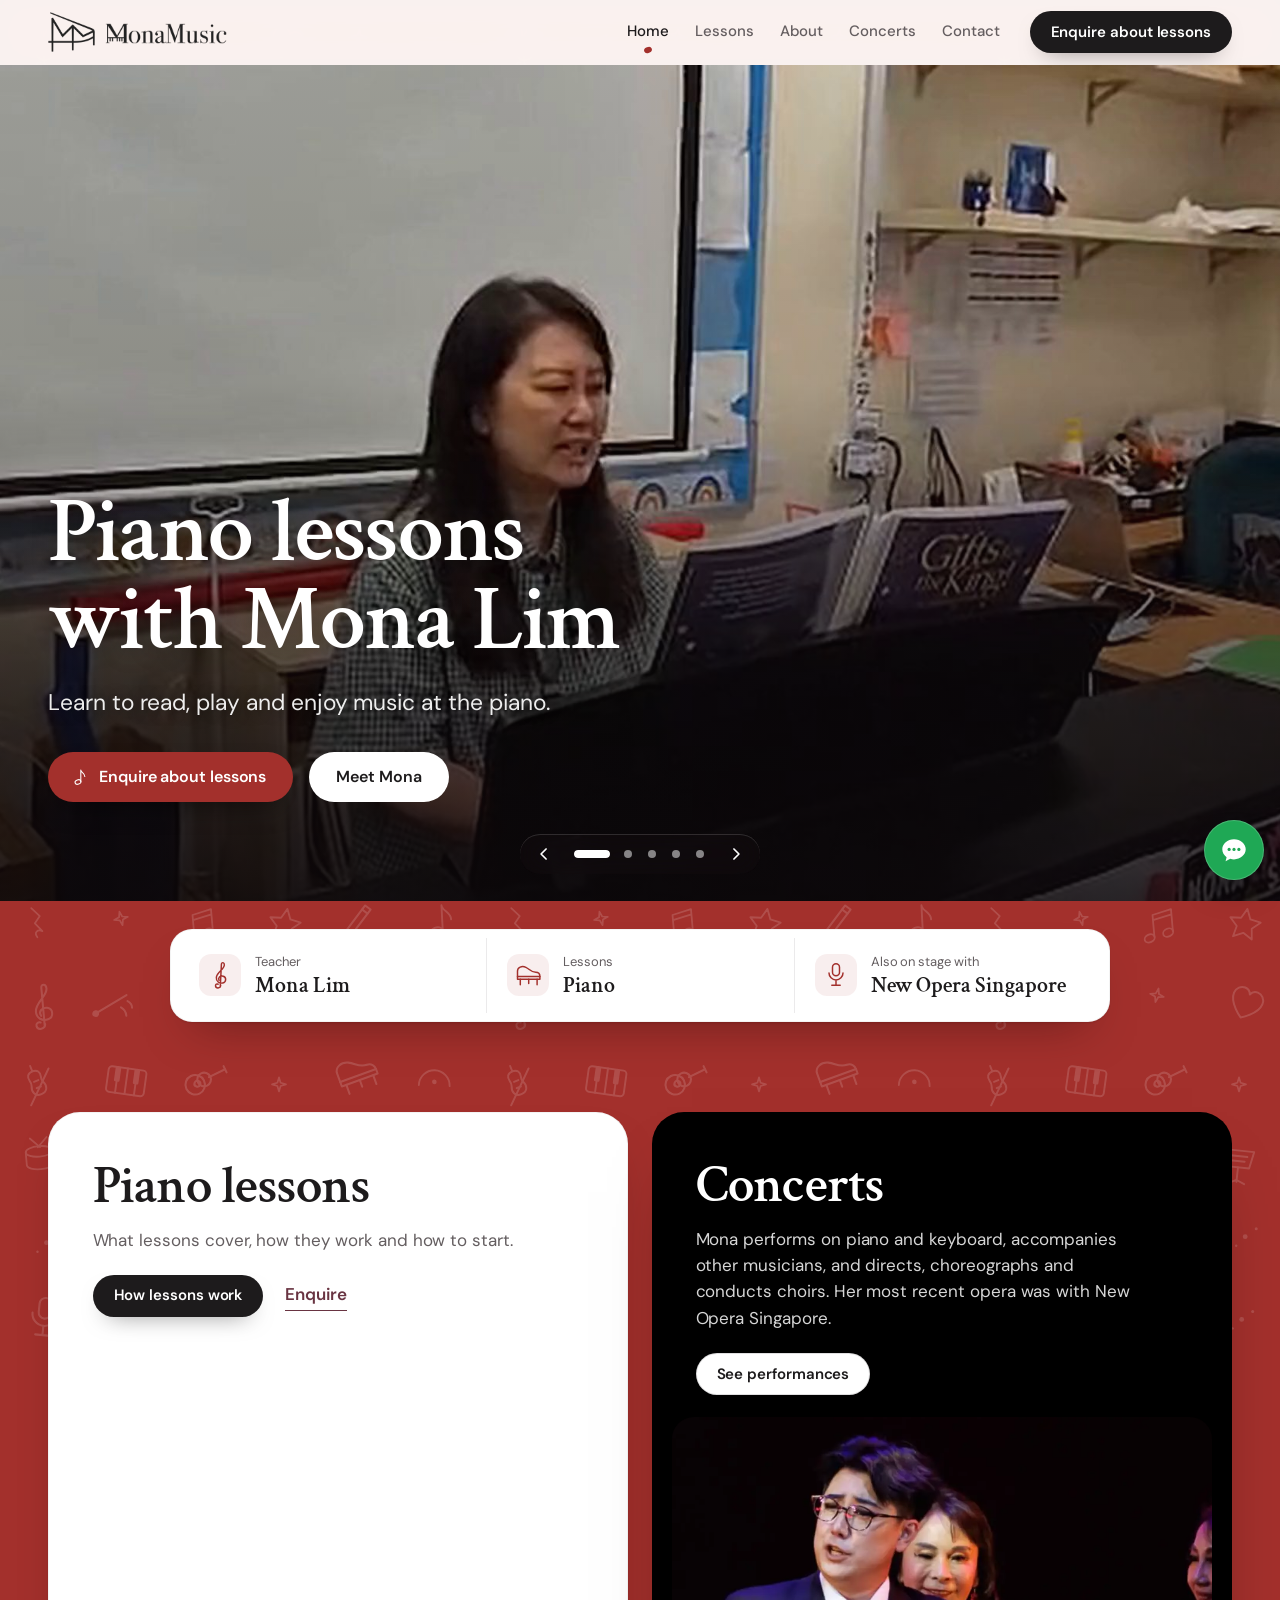
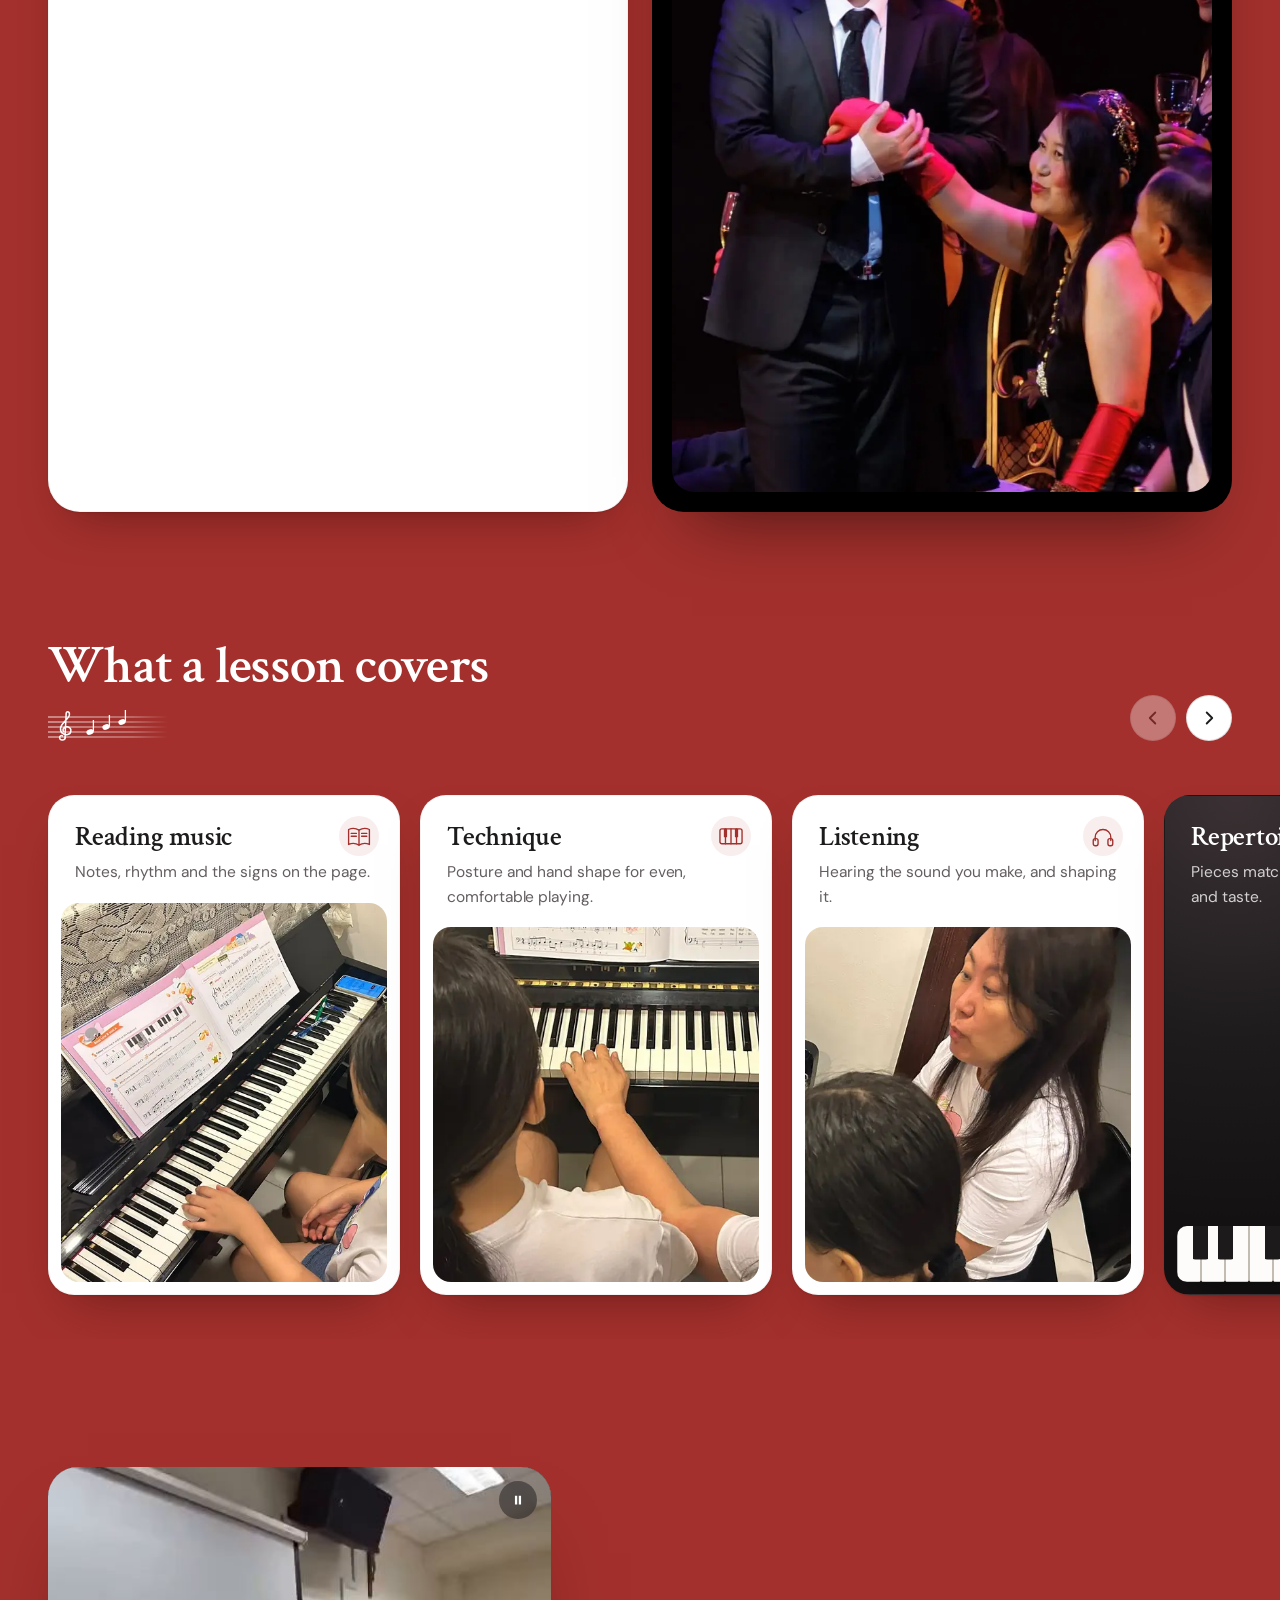
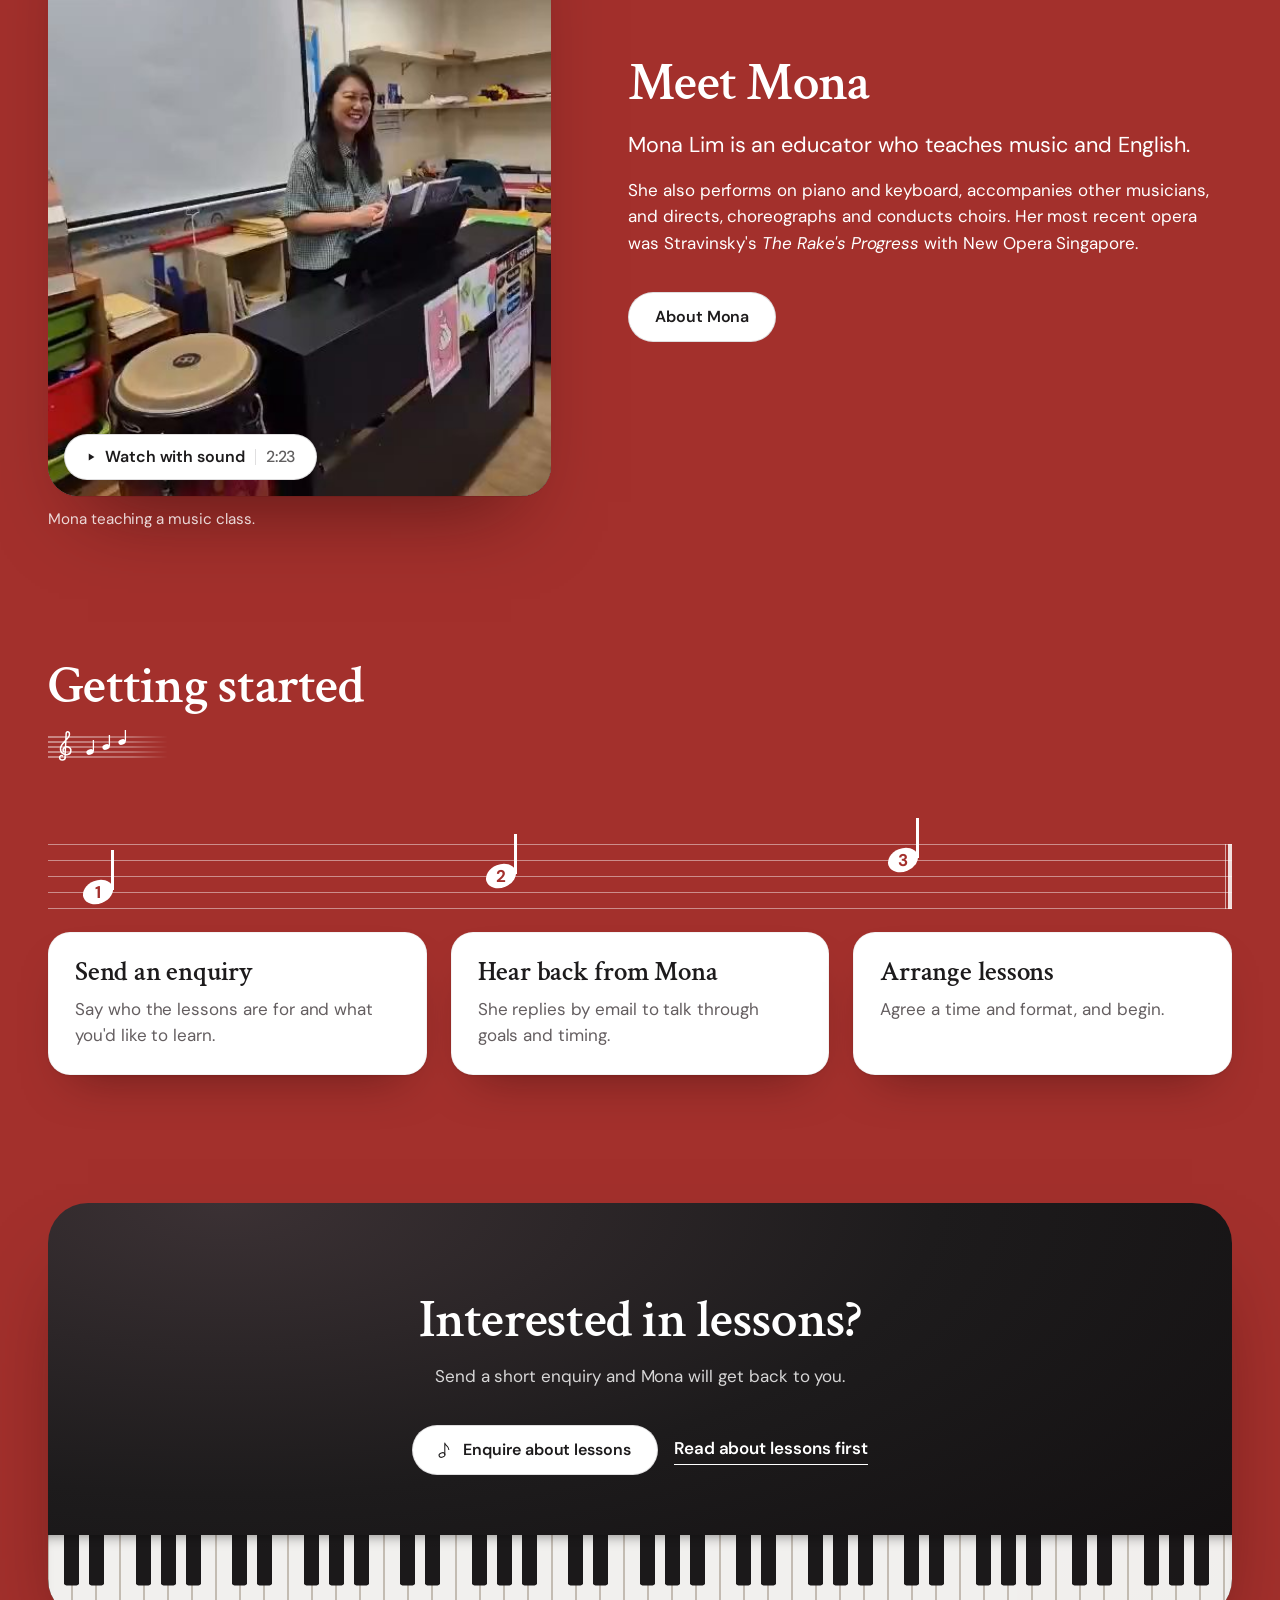
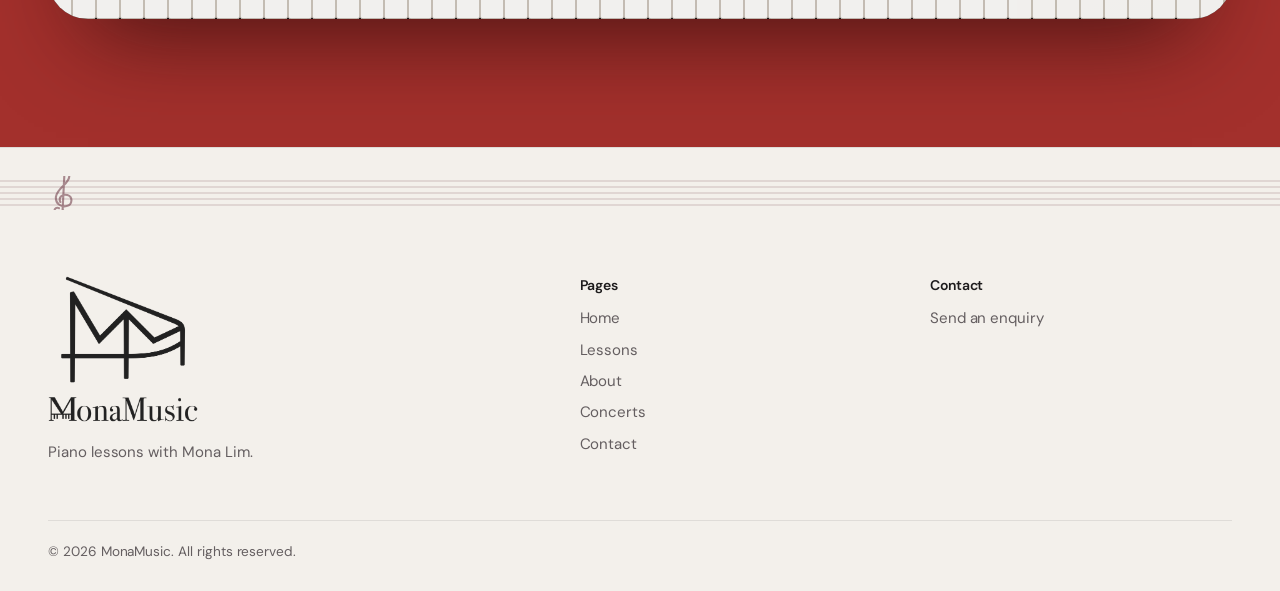
<file: index.html>
<!DOCTYPE html>
<html lang="en">
<head>
<meta charset="utf-8">
<meta name="viewport" content="width=device-width, initial-scale=1">
<title>MonaMusic | Piano lessons with Mona Lim</title>
<meta name="description" content="Piano lessons with Mona Lim, educator and performer.">
<meta name="robots" content="noindex, nofollow">
<link rel="canonical" href="https://lyc-official.github.io/monamusic/">
<meta name="theme-color" content="#a3302c">
<meta property="og:type" content="website">
<meta property="og:site_name" content="MonaMusic">
<meta property="og:title" content="MonaMusic | Piano lessons with Mona Lim">
<meta property="og:description" content="Piano lessons with Mona Lim, educator and performer.">
<meta property="og:image" content="https://lyc-official.github.io/monamusic/og-image.jpg">
<meta property="og:url" content="https://lyc-official.github.io/monamusic/">
<meta name="twitter:card" content="summary_large_image">
<link rel="icon" href="favicon-32.png" type="image/png" sizes="32x32">
<link rel="icon" href="favicon-192.png" type="image/png" sizes="192x192">
<link rel="apple-touch-icon" href="apple-touch-icon.png">
<link rel="preload" href="assets/fonts/DMSans.woff" as="font" type="font/woff" crossorigin>
<link rel="preload" href="assets/fonts/CrimsonText-SemiBold.woff" as="font" type="font/woff" crossorigin>
<link rel="stylesheet" href="assets/css/site.css">
<noscript><link rel="stylesheet" href="assets/css/nojs.css"></noscript>
<script src="assets/js/boot.js"></script>
<script src="assets/js/site.js" defer></script>

</head>
<body class="page-home">
<div class="bg" aria-hidden="true"></div>
<a class="skip-link" href="#main">Skip to content</a>

<header class="site-header" data-header>
  <div class="site-header__inner">
    <a class="brand" href="./" aria-label="MonaMusic home"><img class="brand__mark" src="assets/img/logo-mark.png" width="281" height="240" alt="" decoding="async"><img class="brand__word" src="assets/img/logo-wordmark.png" width="700" height="120" alt="" decoding="async"></a>
    <button class="nav-toggle" type="button" aria-expanded="false" aria-controls="site-menu" data-nav-toggle>
      <span class="nav-toggle__bars" aria-hidden="true"></span><span class="visually-hidden">Menu</span>
    </button>
    <nav class="site-nav" id="site-menu" aria-label="Main" data-nav>
      <ul><li><a href="./" aria-current="page">Home</a></li><li><a href="lessons/">Lessons</a></li><li><a href="about/">About</a></li><li><a href="concerts/">Concerts</a></li><li><a href="contact/">Contact</a></li></ul>
      <a class="btn btn--key btn--sm site-nav__cta" href="contact/?type=lessons">Enquire about lessons</a>
    </nav>
  </div>
</header>
<main id="main" tabindex="-1">
<section class="hero" aria-labelledby="hero-h">
  <div class="showcase" data-gallery>
    <div class="showcase__frames">
      <div class="frame frame--video is-current" data-frame data-duration="8000"><picture>
        <source media="(orientation: portrait)" srcset="assets/video/hero-teaching-phone.jpg" width="760" height="1268">
        <img src="assets/video/hero-teaching.jpg" alt="Mona teaching a music class from the piano." width="1912" height="1080" fetchpriority="high" decoding="async" style="object-position:50% 40%">
      </picture>
      <video class="frame__video" muted loop playsinline preload="none" aria-hidden="true" tabindex="-1" data-landscape="assets/video/hero-teaching.mp4" data-portrait="assets/video/hero-teaching-phone.mp4" style="object-position:50% 40%"></video></div><div class="frame" data-frame aria-hidden="true"><picture><source type="image/webp" srcset="assets/img/lesson-keys-wide-800.webp 800w, assets/img/lesson-keys-wide-1400.webp 1400w, assets/img/lesson-keys-wide-2048.webp 2048w" sizes="100vw"><img src="assets/img/lesson-keys-wide-1400.jpg" srcset="assets/img/lesson-keys-wide-800.jpg 800w, assets/img/lesson-keys-wide-1400.jpg 1400w, assets/img/lesson-keys-wide-2048.jpg 2048w" sizes="100vw" width="2048" height="878" alt="Mona and a young student seated side by side at an upright piano, Mona's hand demonstrating on the keys." style="object-position:50% 55%" loading="lazy" decoding="async"></picture></div><div class="frame" data-frame aria-hidden="true"><picture><source type="image/webp" srcset="assets/img/perf-piano-800.webp 800w, assets/img/perf-piano-1400.webp 1400w, assets/img/perf-piano-2000.webp 2000w" sizes="100vw"><img src="assets/img/perf-piano-1400.jpg" srcset="assets/img/perf-piano-800.jpg 800w, assets/img/perf-piano-1400.jpg 1400w, assets/img/perf-piano-2000.jpg 2000w" sizes="100vw" width="2000" height="1500" alt="Mona smiling as she plays a stage piano during a performance." style="object-position:18% 45%" loading="lazy" decoding="async"></picture></div><div class="frame" data-frame aria-hidden="true"><picture><source type="image/webp" srcset="assets/img/lesson-side-640.webp 640w, assets/img/lesson-side-1100.webp 1100w, assets/img/lesson-side-1600.webp 1600w" sizes="100vw"><img src="assets/img/lesson-side-1100.jpg" srcset="assets/img/lesson-side-640.jpg 640w, assets/img/lesson-side-1100.jpg 1100w, assets/img/lesson-side-1600.jpg 1600w" sizes="100vw" width="1600" height="1200" alt="Mona sitting beside the piano, talking with a young student who is playing from a beginner's piano book." style="object-position:60% 45%" loading="lazy" decoding="async"></picture></div><div class="frame" data-frame aria-hidden="true"><picture><source type="image/webp" srcset="assets/img/opera-rakes-progress-560.webp 560w, assets/img/opera-rakes-progress-937.webp 937w" sizes="100vw"><img src="assets/img/opera-rakes-progress-937.jpg" srcset="assets/img/opera-rakes-progress-560.jpg 560w, assets/img/opera-rakes-progress-937.jpg 937w" sizes="100vw" width="937" height="1171" alt="A stage scene from New Opera Singapore's production of The Rake's Progress: a singer in a dark suit performs while cast members in evening wear look on." style="object-position:50% 22%" loading="lazy" decoding="async"></picture></div>
    </div>
    <div class="showcase__text wrap">
      <h1 class="h1 h1--hero" id="hero-h" data-reveal>Piano lessons with Mona Lim</h1>
      <p class="showcase__sub" data-reveal style="--d:1">Learn to read, play and enjoy music at the piano.</p>
      <div class="actions" data-reveal style="--d:2">
        <a class="btn btn--key" href="contact/?type=lessons"><svg class="ico ico--btn" viewBox="0 0 40 40" aria-hidden="true" focusable="false"><ellipse cx="14" cy="30" rx="6" ry="4.4" transform="rotate(-20 14 30)"/><path d="M19.6 29V6c0 5 8 6 8 13"/></svg>Enquire about lessons</a>
        <a class="btn btn--white" href="about/">Meet Mona</a>
      </div>
    </div>
    <div class="showcase__pill" role="group" aria-label="Choose a slide">
      <button class="showcase__arrow" type="button" data-prev aria-label="Previous slide"><svg viewBox="0 0 24 24" aria-hidden="true"><path d="M14.5 6 8.5 12l6 6"/></svg></button>
      <button class="dot is-current" type="button" data-dot="0" aria-label="Show slide 1 (video)" aria-current="true"><span></span></button><button class="dot" type="button" data-dot="1" aria-label="Show slide 2"><span></span></button><button class="dot" type="button" data-dot="2" aria-label="Show slide 3"><span></span></button><button class="dot" type="button" data-dot="3" aria-label="Show slide 4"><span></span></button><button class="dot" type="button" data-dot="4" aria-label="Show slide 5"><span></span></button>
      <button class="showcase__arrow" type="button" data-next aria-label="Next slide"><svg viewBox="0 0 24 24" aria-hidden="true"><path d="M9.5 6l6 6-6 6"/></svg></button>
    </div>
  </div>
  <div class="wrap"><dl class="facts panel" data-reveal><div class="facts__item"><span class="facts__ico"><svg class="ico " viewBox="0 0 40 40" aria-hidden="true" focusable="false"><path d="M21 35c-.6 4.4-7 4.6-7.4.6-.2-2.2 2-3.4 3.8-2.4M20.4 37 22 4.6c.2-3.4 4.4-3 4.2 1.2-.3 6.4-10.6 10-11.4 17.6-.6 6 4.4 9 9.2 8 5-1 5.6-8.2.6-9.6-4.2-1.2-8 2.2-6 6"/></svg></span><div><dt>Teacher</dt><dd>Mona Lim</dd></div></div><div class="facts__item"><span class="facts__ico"><svg class="ico " viewBox="0 0 40 40" aria-hidden="true" focusable="false"><path d="M5 26V14.4c0-5.4 6.2-8 12-5.4 5.2 2.4 7.2 7 14 7 4 0 6 3 6 6v4z"/><path d="M5 22h32M9 26v8M33 26v8M21 26v6"/></svg></span><div><dt>Lessons</dt><dd>Piano</dd></div></div><div class="facts__item"><span class="facts__ico"><svg class="ico " viewBox="0 0 40 40" aria-hidden="true" focusable="false"><rect x="15" y="4" width="10" height="17" rx="5"/><path d="M10 17a10 10 0 0 0 20 0M20 27v7M14 34.6h12"/></svg></span><div><dt>Also on stage with</dt><dd>New Opera Singapore</dd></div></div></dl></div>
</section>
<section class="section section--tight" aria-label="Lessons and concerts">
  <div class="wrap tiles">
    <div class="tiles__cell" data-reveal style="--d:0">
      <article class="tile tile--light tilt" data-tilt>
        <div class="tile__text">
          <h2 class="h2">Piano lessons</h2>
          <p>What lessons cover, how they work and how to start.</p>
          <div class="tile__links"><a class="btn btn--key btn--sm" href="lessons/">How lessons work</a><a class="link" href="contact/?type=lessons">Enquire</a></div>
        </div>
        <div class="tile__media"><picture><source type="image/webp" srcset="assets/img/lesson-side-640.webp 640w, assets/img/lesson-side-1100.webp 1100w, assets/img/lesson-side-1600.webp 1600w" sizes="(min-width: 900px) 600px, 94vw"><img src="assets/img/lesson-side-1100.jpg" srcset="assets/img/lesson-side-640.jpg 640w, assets/img/lesson-side-1100.jpg 1100w, assets/img/lesson-side-1600.jpg 1600w" sizes="(min-width: 900px) 600px, 94vw" width="1600" height="1200" alt="Mona sitting beside the piano, talking with a young student who is playing from a beginner's piano book." style="object-position:60% 45%" loading="lazy" decoding="async"></picture></div>
        <span class="tilt__glare" aria-hidden="true"></span>
      </article>
    </div><div class="tiles__cell" data-reveal style="--d:1">
      <article class="tile tile--dark tilt" data-tilt>
        <div class="tile__text">
          <h2 class="h2">Concerts</h2>
          <p>Mona performs on piano and keyboard, accompanies other musicians, and directs, choreographs and conducts choirs. Her most recent opera was with New Opera Singapore.</p>
          <div class="tile__links"><a class="btn btn--white btn--sm" href="concerts/">See performances</a></div>
        </div>
        <div class="tile__media"><picture><source type="image/webp" srcset="assets/img/opera-rakes-progress-560.webp 560w, assets/img/opera-rakes-progress-937.webp 937w" sizes="(min-width: 900px) 600px, 94vw"><img src="assets/img/opera-rakes-progress-937.jpg" srcset="assets/img/opera-rakes-progress-560.jpg 560w, assets/img/opera-rakes-progress-937.jpg 937w" sizes="(min-width: 900px) 600px, 94vw" width="937" height="1171" alt="A stage scene from New Opera Singapore's production of The Rake's Progress: a singer in a dark suit performs while cast members in evening wear look on." style="object-position:50% 22%" loading="lazy" decoding="async"></picture></div>
        <span class="tilt__glare" aria-hidden="true"></span>
      </article>
    </div>
  </div>
</section>
<section class="section rail" aria-labelledby="covers-h">
  <div class="wrap"><div class="section-head" data-reveal>
    <h2 class="h2" id="covers-h">What a lesson covers</h2>
    <div class="rail__controls" data-rail-controls="covers">
      <button class="round-btn" type="button" data-rail-prev aria-label="Previous cards"><svg viewBox="0 0 24 24" aria-hidden="true"><path d="M14.5 6 8.5 12l6 6"/></svg></button>
      <button class="round-btn" type="button" data-rail-next aria-label="Next cards"><svg viewBox="0 0 24 24" aria-hidden="true"><path d="M9.5 6l6 6-6 6"/></svg></button>
    </div>
  </div></div>
  <div class="rail__viewport" id="covers" tabindex="0" role="region" aria-label="What a lesson covers" data-rail>
    <ul class="rail__track">
      <li class="rail__item" data-reveal style="--d:0">
        <article class="card tilt" data-tilt>
          <div class="card__text"><span class="card__badge"><svg class="ico " viewBox="0 0 40 40" aria-hidden="true" focusable="false"><path d="M4 10c5.4-2.4 10.6-2.4 16 1 5.4-3.4 10.6-3.4 16-1v23c-5.4-2.4-10.6-2.4-16 1-5.4-3.4-10.6-3.4-16-1z"/><path d="M20 11v23M8 16h8M8 20.4h8M24 16h8M24 20.4h8"/></svg></span><h3 class="h3">Reading music</h3><p>Notes, rhythm and the signs on the page.</p></div>
          <div class="card__media"><picture><source type="image/webp" srcset="assets/img/card-reading-480.webp 480w, assets/img/card-reading-800.webp 800w, assets/img/card-reading-1150.webp 1150w" sizes="(min-width: 900px) 360px, 80vw"><img src="assets/img/card-reading-800.jpg" srcset="assets/img/card-reading-480.jpg 480w, assets/img/card-reading-800.jpg 800w, assets/img/card-reading-1150.jpg 1150w" sizes="(min-width: 900px) 360px, 80vw" width="1150" height="1416" alt="A student's hands on the keys, with a beginner's piano book open on the music stand." style="object-position:40% 40%" loading="lazy" decoding="async"></picture></div>
          
          <span class="tilt__glare" aria-hidden="true"></span>
        </article>
      </li><li class="rail__item" data-reveal style="--d:1">
        <article class="card tilt" data-tilt>
          <div class="card__text"><span class="card__badge"><svg class="ico " viewBox="0 0 40 40" aria-hidden="true" focusable="false"><rect x="3" y="9" width="34" height="23" rx="3"/><path d="M11.5 9v23M20 9v23M28.5 9v23"/><rect class="f" x="9" y="9" width="5" height="13" rx="1"/><rect class="f" x="26" y="9" width="5" height="13" rx="1"/></svg></span><h3 class="h3">Technique</h3><p>Posture and hand shape for even, comfortable playing.</p></div>
          <div class="card__media"><picture><source type="image/webp" srcset="assets/img/card-technique-480.webp 480w, assets/img/card-technique-760.webp 760w" sizes="(min-width: 900px) 360px, 80vw"><img src="assets/img/card-technique-760.jpg" srcset="assets/img/card-technique-480.jpg 480w, assets/img/card-technique-760.jpg 760w" sizes="(min-width: 900px) 360px, 80vw" width="760" height="780" alt="Mona's hand demonstrating a hand position on the keys beside a student." style="object-position:55% 40%" loading="lazy" decoding="async"></picture></div>
          
          <span class="tilt__glare" aria-hidden="true"></span>
        </article>
      </li><li class="rail__item" data-reveal style="--d:2">
        <article class="card tilt" data-tilt>
          <div class="card__text"><span class="card__badge"><svg class="ico " viewBox="0 0 40 40" aria-hidden="true" focusable="false"><path d="M8 27v-5a12 12 0 0 1 24 0v5"/><rect x="5" y="24" width="7.4" height="11" rx="3"/><rect x="27.6" y="24" width="7.4" height="11" rx="3"/></svg></span><h3 class="h3">Listening</h3><p>Hearing the sound you make, and shaping it.</p></div>
          <div class="card__media"><picture><source type="image/webp" srcset="assets/img/mona-teaching-480.webp 480w, assets/img/mona-teaching-898.webp 898w" sizes="(min-width: 900px) 360px, 80vw"><img src="assets/img/mona-teaching-898.jpg" srcset="assets/img/mona-teaching-480.jpg 480w, assets/img/mona-teaching-898.jpg 898w" sizes="(min-width: 900px) 360px, 80vw" width="898" height="1240" alt="Mona Lim mid-sentence, explaining something to a student at the piano." style="object-position:50% 30%" loading="lazy" decoding="async"></picture></div>
          
          <span class="tilt__glare" aria-hidden="true"></span>
        </article>
      </li><li class="rail__item" data-reveal style="--d:3">
        <article class="card tilt card--art card--keys" data-tilt>
          <div class="card__text"><span class="card__badge"><svg class="ico " viewBox="0 0 40 40" aria-hidden="true" focusable="false"><path d="M7 7h26l-3 15H10z"/><path d="M12.4 12h15M12.4 16.4h13M20 22v13M13 36.4l7-3 7 3"/></svg></span><h3 class="h3">Repertoire</h3><p>Pieces matched to each student's level and taste.</p></div>
          
          <div class="keys card__keys" aria-hidden="true"></div>
          <span class="tilt__glare" aria-hidden="true"></span>
        </article>
      </li>
    </ul>
  </div>
</section>
<section class="section" aria-labelledby="meet-h">
  <div class="wrap split">
    <div class="split__media" data-reveal><figure class="vid-figure">
  <div class="vid media media--portrait" data-video data-src="assets/video/mona-teaching.mp4" data-preview="assets/video/mona-teaching-preview.mp4">
    <video class="vid__el" controls preload="none" playsinline poster="assets/video/mona-teaching-poster.jpg" width="478" height="850" aria-label="Video: Mona teaching a music class at the piano" style="object-position:50% 42%">
      <source src="assets/video/mona-teaching.mp4" type="video/mp4">
    </video>
    <button class="btn btn--white vid__play" type="button" data-video-play aria-label="Watch with sound (2:23)" hidden><svg class="vid__icon" viewBox="0 0 16 16" aria-hidden="true"><path d="M5 3.2v9.6l7.6-4.8z"/></svg>Watch with sound<span class="vid__time">2:23</span></button>
    <button class="vid__toggle" type="button" data-video-toggle aria-label="Pause the silent preview" hidden><svg class="vid__pause" viewBox="0 0 16 16" aria-hidden="true"><path d="M4.5 3h2.6v10H4.5zM8.9 3h2.6v10H8.9z"/></svg><svg class="vid__resume" viewBox="0 0 16 16" aria-hidden="true"><path d="M5 3.2v9.6l7.6-4.8z"/></svg></button>
  </div>
  <figcaption class="vid-figure__cap">Mona teaching a music class.</figcaption>
</figure></div>
    <div class="split__text">
      <h2 class="h2" id="meet-h" data-reveal>Meet Mona</h2>
      <div data-reveal style="--d:1"><p class="lead">Mona Lim is an educator who teaches music and English.</p><p>She also performs on piano and keyboard, accompanies other musicians, and directs, choreographs and conducts choirs. Her most recent opera was Stravinsky's <em>The Rake's Progress</em> with New Opera Singapore.</p></div>
      <div class="actions" data-reveal style="--d:2"><a class="btn btn--white" href="about/">About Mona</a></div>
    </div>
  </div>
</section>
<section class="section" aria-labelledby="steps-h">
  <div class="wrap">
    <div class="section-head" data-reveal>
    <h2 class="h2" id="steps-h">Getting started</h2>
    
  </div>
    <ol class="steps">
      <li class="steps__item" data-reveal style="--d:0; --step:0">
        <svg class="note-num" viewBox="0 0 44 64" aria-hidden="true" focusable="false"><path class="note-num__stem" d="M36.5 44V4"/><ellipse cx="22" cy="46" rx="15.5" ry="11.5" transform="rotate(-22 22 46)"/><text x="22" y="51.5" text-anchor="middle">1</text></svg>
        <div class="steps__card"><h3 class="h3">Send an enquiry</h3><p>Say who the lessons are for and what you'd like to learn.</p></div>
      </li><li class="steps__item" data-reveal style="--d:1; --step:1">
        <svg class="note-num" viewBox="0 0 44 64" aria-hidden="true" focusable="false"><path class="note-num__stem" d="M36.5 44V4"/><ellipse cx="22" cy="46" rx="15.5" ry="11.5" transform="rotate(-22 22 46)"/><text x="22" y="51.5" text-anchor="middle">2</text></svg>
        <div class="steps__card"><h3 class="h3">Hear back from Mona</h3><p>She replies by email to talk through goals and timing.</p></div>
      </li><li class="steps__item" data-reveal style="--d:2; --step:2">
        <svg class="note-num" viewBox="0 0 44 64" aria-hidden="true" focusable="false"><path class="note-num__stem" d="M36.5 44V4"/><ellipse cx="22" cy="46" rx="15.5" ry="11.5" transform="rotate(-22 22 46)"/><text x="22" y="51.5" text-anchor="middle">3</text></svg>
        <div class="steps__card"><h3 class="h3">Arrange lessons</h3><p>Agree a time and format, and begin.</p></div>
      </li>
    </ol>
  </div>
</section>

<section class="section section--cta" aria-labelledby="cta-h">
  <div class="wrap">
    <div class="cta" data-reveal>
      <div class="cta__inner">
        <h2 class="h2" id="cta-h">Interested in lessons?</h2>
        <p>Send a short enquiry and Mona will get back to you.</p>
        <div class="actions actions--center">
          <a class="btn btn--white" href="contact/?type=lessons"><svg class="ico ico--btn" viewBox="0 0 40 40" aria-hidden="true" focusable="false"><ellipse cx="14" cy="30" rx="6" ry="4.4" transform="rotate(-20 14 30)"/><path d="M19.6 29V6c0 5 8 6 8 13"/></svg>Enquire about lessons</a>
          <a class="link link--light" href="lessons/">Read about lessons first</a>
        </div>
      </div>
      <div class="keys cta__keys" aria-hidden="true"></div>
    </div>
  </div>
</section>
</main>
<footer class="site-footer">
  <div class="site-footer__inner wrap">
    <div class="site-footer__brand">
      <a class="brand--footer" href="./" aria-label="MonaMusic home"><img class="brand__full" src="assets/img/logo-full.png" width="480" height="467" alt="" decoding="async"></a>
      <p>Piano lessons with Mona Lim.</p>
    </div>
    <nav aria-label="Footer">
      <h2 class="site-footer__h">Pages</h2>
      <ul><li><a href="./">Home</a></li><li><a href="lessons/">Lessons</a></li><li><a href="about/">About</a></li><li><a href="concerts/">Concerts</a></li><li><a href="contact/">Contact</a></li></ul>
    </nav>
    <div>
      <h2 class="site-footer__h">Contact</h2>
      <ul><li><a href="contact/">Send an enquiry</a></li></ul>
    </div>
  </div>
  <p class="site-footer__legal wrap">&copy; 2026 MonaMusic. All rights reserved.</p>
</footer>
<div class="mobile-bar" data-mobile-bar aria-hidden="true">
  <a class="btn btn--key btn--block" href="contact/?type=lessons" tabindex="-1">Enquire about lessons</a>
</div>
<div class="wa" data-wa>
  <div class="wa__panel" id="wa-panel" role="dialog" aria-labelledby="wa-title" hidden>
    <div class="wa__head">
      <span class="wa__avatar"><img class="wa__avatar-img" src="assets/img/logo-mark.png" width="281" height="240" alt="" decoding="async"></span>
      <div class="wa__who"><p class="wa__title" id="wa-title">MonaMusic</p><p class="wa__status">Piano lessons with Mona Lim</p></div>
      <button class="wa__close" type="button" aria-label="Close" data-wa-close><svg viewBox="0 0 24 24" aria-hidden="true"><path d="M6 6l12 12M18 6 6 18"/></svg></button>
    </div>
    <div class="wa__body">
      <p class="wa__bubble wa__bubble--in">Hello! Pick a topic and your message will open in WhatsApp, ready to send to Mona.</p>
      <div class="wa__topics" role="group" aria-label="Choose a topic">
        <button class="wa__chip" type="button" aria-pressed="true" data-wa-msg="Hi Mona, I found MonaMusic online and I would like to ask about piano lessons for my child.">Lessons for my child</button><button class="wa__chip" type="button" aria-pressed="false" data-wa-msg="Hi Mona, I found MonaMusic online and I would like to ask about piano lessons for myself.">Lessons for myself</button><button class="wa__chip" type="button" aria-pressed="false" data-wa-msg="Hi Mona, could you share your lesson fees and availability?">Fees and availability</button><button class="wa__chip" type="button" aria-pressed="false" data-wa-msg="Hi Mona, I would like to ask about a performance or event.">Performances</button>
      </div>
      <p class="wa__bubble wa__bubble--out" aria-live="polite" data-wa-preview>Hi Mona, I found MonaMusic online and I would like to ask about piano lessons for my child.</p>
    </div>
    <div class="wa__foot">
      <span class="wa__cta is-off" aria-disabled="true"><svg class="wa__cta-icon" viewBox="0 0 32 32" aria-hidden="true" focusable="false"><path d="M16 4.5c-6.9 0-12.5 4.8-12.5 10.8 0 3.4 1.8 6.4 4.6 8.4L7 28l5-2.6c1.3.4 2.6.6 4 .6 6.9 0 12.5-4.8 12.5-10.7S22.9 4.5 16 4.5Z" fill="currentColor"/><circle class="chat-dot" cx="10.8" cy="15.4" r="1.7"/><circle class="chat-dot" cx="16" cy="15.4" r="1.7"/><circle class="chat-dot" cx="21.2" cy="15.4" r="1.7"/></svg>Continue to WhatsApp</span><p class="wa__setup">Preview: Mona's WhatsApp number hasn't been added yet, so this link is switched off.</p>
      <p class="wa__note">Opens WhatsApp on your phone, or WhatsApp Desktop or WhatsApp Web on a computer.</p>
    </div>
  </div>
  <button class="wa__fab" aria-controls="wa-panel" aria-expanded="false" aria-haspopup="dialog" aria-label="Chat on WhatsApp" data-wa-fab type="button"><svg class="wa__icon" viewBox="0 0 32 32" aria-hidden="true" focusable="false"><path d="M16 4.5c-6.9 0-12.5 4.8-12.5 10.8 0 3.4 1.8 6.4 4.6 8.4L7 28l5-2.6c1.3.4 2.6.6 4 .6 6.9 0 12.5-4.8 12.5-10.7S22.9 4.5 16 4.5Z" fill="currentColor"/><circle class="chat-dot" cx="10.8" cy="15.4" r="1.7"/><circle class="chat-dot" cx="16" cy="15.4" r="1.7"/><circle class="chat-dot" cx="21.2" cy="15.4" r="1.7"/></svg><span class="wa__label" aria-hidden="true">Chat on WhatsApp</span></button>
</div>
</body>
</html>
</file>
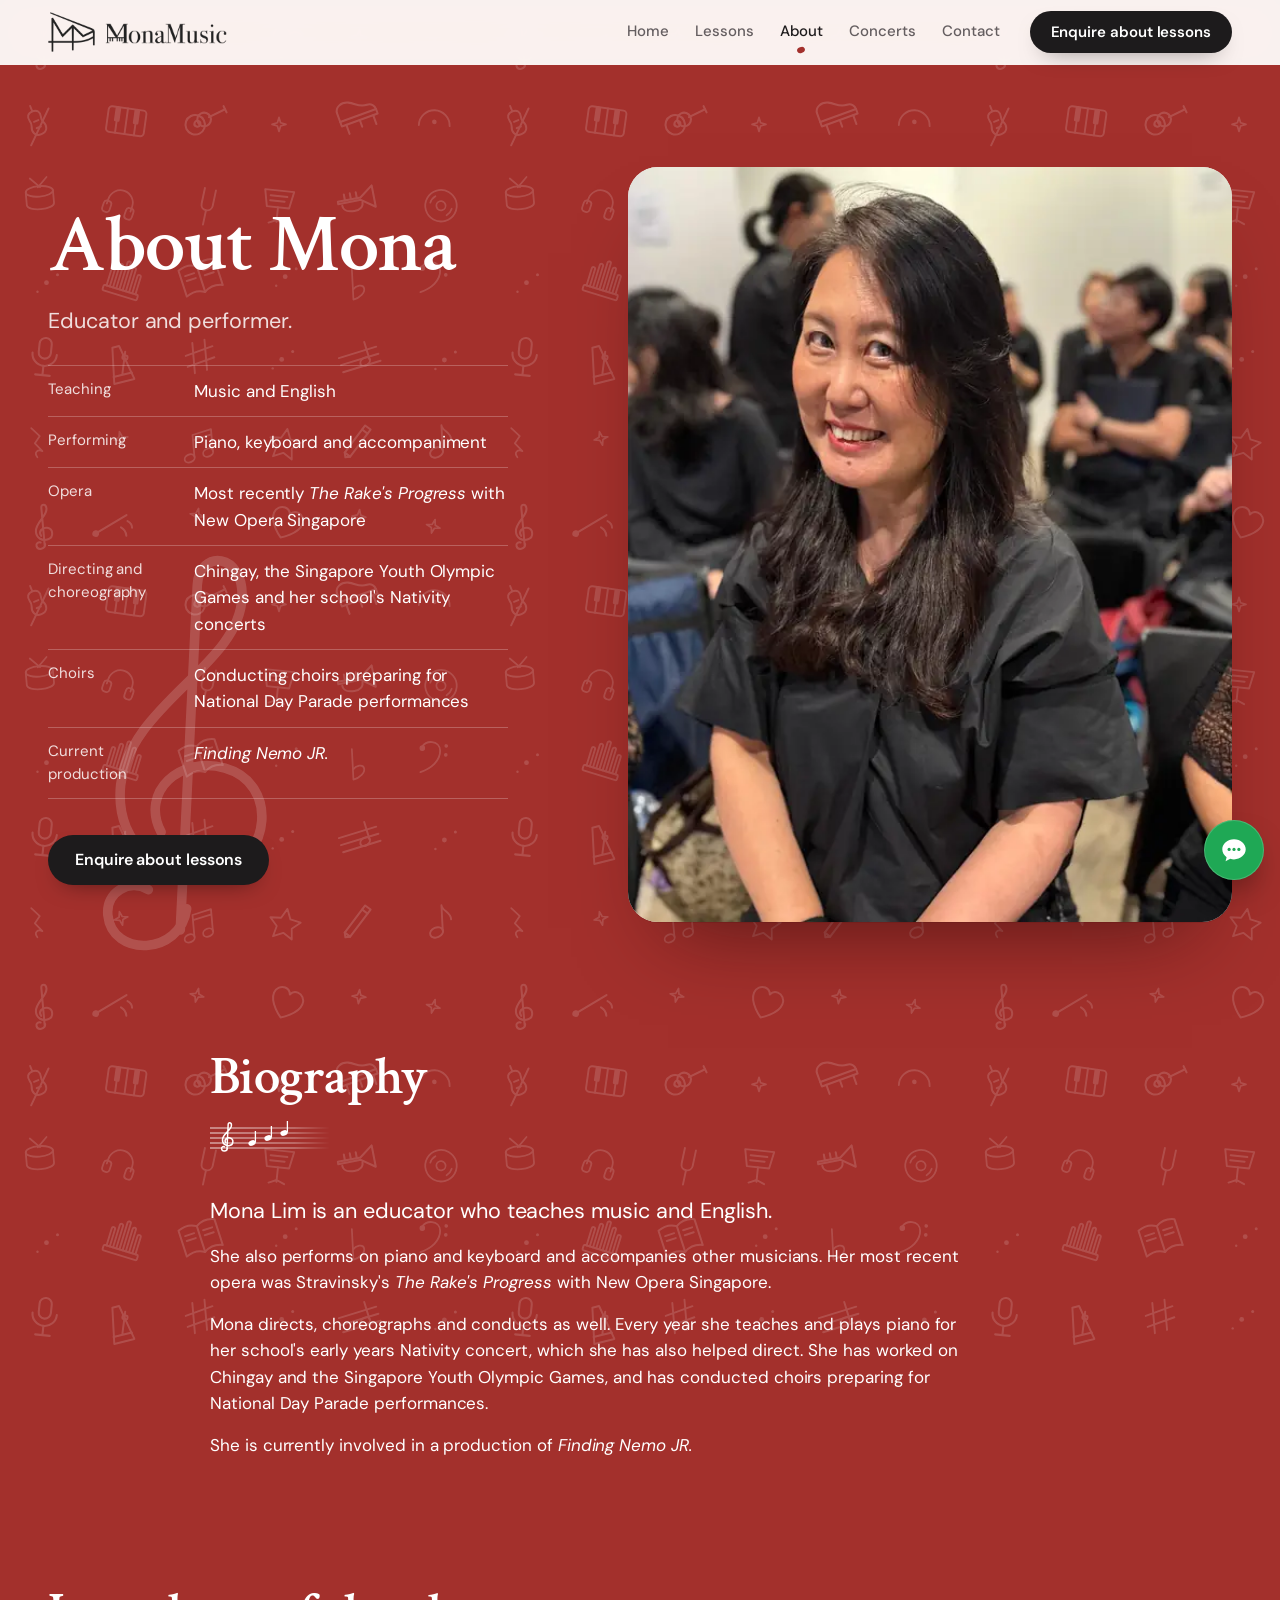
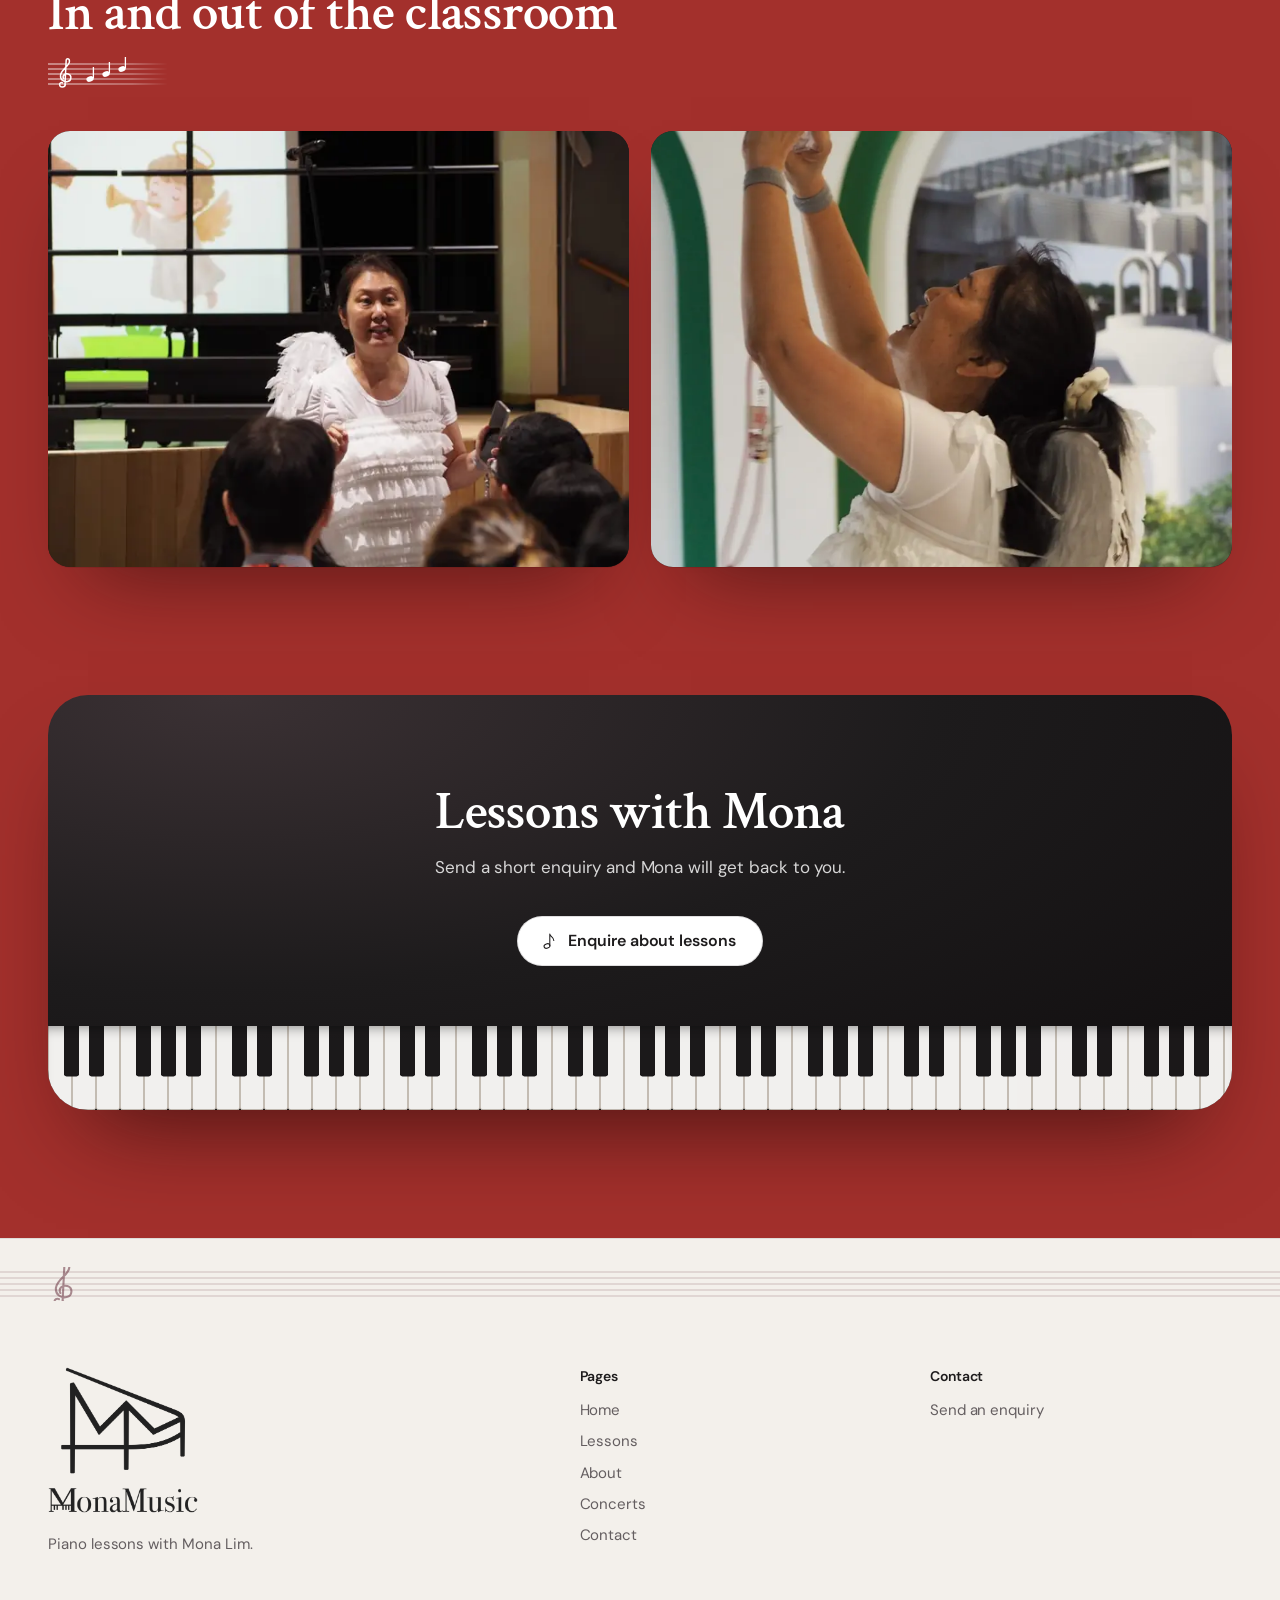
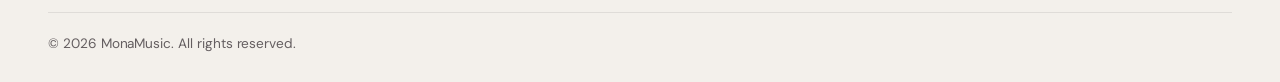
<file: about/index.html>
<!DOCTYPE html>
<html lang="en">
<head>
<meta charset="utf-8">
<meta name="viewport" content="width=device-width, initial-scale=1">
<title>About Mona | MonaMusic</title>
<meta name="description" content="About Mona Lim, an educator who teaches music and English, and who performs, directs, choreographs and conducts choirs.">
<meta name="robots" content="noindex, nofollow">
<link rel="canonical" href="https://lyc-official.github.io/monamusic/about/">
<meta name="theme-color" content="#a3302c">
<meta property="og:type" content="website">
<meta property="og:site_name" content="MonaMusic">
<meta property="og:title" content="About Mona | MonaMusic">
<meta property="og:description" content="About Mona Lim, an educator who teaches music and English, and who performs, directs, choreographs and conducts choirs.">
<meta property="og:image" content="https://lyc-official.github.io/monamusic/og-image.jpg">
<meta property="og:url" content="https://lyc-official.github.io/monamusic/about/">
<meta name="twitter:card" content="summary_large_image">
<link rel="icon" href="../favicon-32.png" type="image/png" sizes="32x32">
<link rel="icon" href="../favicon-192.png" type="image/png" sizes="192x192">
<link rel="apple-touch-icon" href="../apple-touch-icon.png">
<link rel="preload" href="../assets/fonts/DMSans.woff" as="font" type="font/woff" crossorigin>
<link rel="preload" href="../assets/fonts/CrimsonText-SemiBold.woff" as="font" type="font/woff" crossorigin>
<link rel="stylesheet" href="../assets/css/site.css">
<noscript><link rel="stylesheet" href="../assets/css/nojs.css"></noscript>
<script src="../assets/js/boot.js"></script>
<script src="../assets/js/site.js" defer></script>

</head>
<body class="page-about">
<div class="bg" aria-hidden="true"></div>
<a class="skip-link" href="#main">Skip to content</a>

<header class="site-header" data-header>
  <div class="site-header__inner">
    <a class="brand" href="../" aria-label="MonaMusic home"><img class="brand__mark" src="../assets/img/logo-mark.png" width="281" height="240" alt="" decoding="async"><img class="brand__word" src="../assets/img/logo-wordmark.png" width="700" height="120" alt="" decoding="async"></a>
    <button class="nav-toggle" type="button" aria-expanded="false" aria-controls="site-menu" data-nav-toggle>
      <span class="nav-toggle__bars" aria-hidden="true"></span><span class="visually-hidden">Menu</span>
    </button>
    <nav class="site-nav" id="site-menu" aria-label="Main" data-nav>
      <ul><li><a href="../">Home</a></li><li><a href="../lessons/">Lessons</a></li><li><a href="../about/" aria-current="page">About</a></li><li><a href="../concerts/">Concerts</a></li><li><a href="../contact/">Contact</a></li></ul>
      <a class="btn btn--key btn--sm site-nav__cta" href="../contact/?type=lessons">Enquire about lessons</a>
    </nav>
  </div>
</header>
<main id="main" tabindex="-1">
<header class="page-head page-head--split">
  <div class="wrap split split--hero">
    <div class="split__text">
      <h1 class="h1" data-reveal>About Mona</h1>
      <p class="page-head__intro page-head__intro--left" data-reveal style="--d:1">Educator and performer.</p>
      <dl class="mini-facts" data-reveal style="--d:2"><div><dt>Teaching</dt><dd>Music and English</dd></div><div><dt>Performing</dt><dd>Piano, keyboard and accompaniment</dd></div><div><dt>Opera</dt><dd>Most recently <em>The Rake's Progress</em> with New Opera Singapore</dd></div><div><dt>Directing and choreography</dt><dd>Chingay, the Singapore Youth Olympic Games and her school's Nativity concerts</dd></div><div><dt>Choirs</dt><dd>Conducting choirs preparing for National Day Parade performances</dd></div><div><dt>Current production</dt><dd><em>Finding Nemo JR.</em></dd></div></dl>
      <div class="actions" data-reveal style="--d:3"><a class="btn btn--key" href="../contact/?type=lessons">Enquire about lessons</a></div>
    </div>
    <div class="split__media media media--portrait" data-reveal style="--d:1"><picture><source type="image/webp" srcset="../assets/img/mona-portrait-560.webp 560w, ../assets/img/mona-portrait-900.webp 900w, ../assets/img/mona-portrait-1300.webp 1300w" sizes="(min-width: 900px) 520px, 94vw"><img src="../assets/img/mona-portrait-900.jpg" srcset="../assets/img/mona-portrait-560.jpg 560w, ../assets/img/mona-portrait-900.jpg 900w, ../assets/img/mona-portrait-1300.jpg 1300w" sizes="(min-width: 900px) 520px, 94vw" width="1300" height="1625" alt="Portrait of Mona Lim, smiling." style="object-position:50% 30%" fetchpriority="high" decoding="async"></picture></div>
  </div>
</header>
<section class="section" aria-labelledby="bio-h">
  <div class="wrap wrap--narrow">
    <div class="section-head" data-reveal>
    <h2 class="h2" id="bio-h">Biography</h2>
    
  </div>
    <div class="prose" data-reveal><p class="lead">Mona Lim is an educator who teaches music and English.</p><p>She also performs on piano and keyboard and accompanies other musicians. Her most recent opera was Stravinsky's <em>The Rake's Progress</em> with New Opera Singapore.</p><p>Mona directs, choreographs and conducts as well. Every year she teaches and plays piano for her school's early years Nativity concert, which she has also helped direct. She has worked on Chingay and the Singapore Youth Olympic Games, and has conducted choirs preparing for National Day Parade performances.</p><p>She is currently involved in a production of <em>Finding Nemo JR.</em></p></div>
  </div>
</section>

<section class="section" aria-labelledby="gal-h">
  <div class="wrap">
    <div class="section-head" data-reveal>
    <h2 class="h2" id="gal-h">In and out of the classroom</h2>
    
  </div>
    
    <div class="pgallery pgallery--two" data-lightbox-group>
    <figure class="pgallery__item" data-reveal style="--d:0">
        <button class="pgallery__open" type="button" data-lightbox-open aria-label="View photo 1 of 2 full size">
          <picture><source type="image/webp" srcset="../assets/img/group-session-1-640.webp 640w, ../assets/img/group-session-1-1100.webp 1100w, ../assets/img/group-session-1-1600.webp 1600w" sizes="(min-width: 900px) 590px, 94vw"><img src="../assets/img/group-session-1-1100.jpg" srcset="../assets/img/group-session-1-640.jpg 640w, ../assets/img/group-session-1-1100.jpg 1100w, ../assets/img/group-session-1-1600.jpg 1600w" sizes="(min-width: 900px) 590px, 94vw" width="1600" height="1200" alt="Mona, wearing white angel wings, speaks to a seated group of young students in a school hall." style="object-position:55% 40%" loading="lazy" decoding="async"></picture>
          <span class="pgallery__zoom" aria-hidden="true"><svg viewBox="0 0 24 24"><path d="M14 4h6v6M10 20H4v-6M20 4l-6.5 6.5M4 20l6.5-6.5"/></svg></span>
        </button>
        
      </figure><figure class="pgallery__item" data-reveal style="--d:1">
        <button class="pgallery__open" type="button" data-lightbox-open aria-label="View photo 2 of 2 full size">
          <picture><source type="image/webp" srcset="../assets/img/group-session-2-560.webp 560w, ../assets/img/group-session-2-900.webp 900w, ../assets/img/group-session-2-1229.webp 1229w" sizes="(min-width: 900px) 590px, 94vw"><img src="../assets/img/group-session-2-900.jpg" srcset="../assets/img/group-session-2-560.jpg 560w, ../assets/img/group-session-2-900.jpg 900w, ../assets/img/group-session-2-1229.jpg 1229w" sizes="(min-width: 900px) 590px, 94vw" width="1229" height="1536" alt="Mona in an angel costume, laughing with her arms raised during a session with students." style="object-position:40% 30%" loading="lazy" decoding="async"></picture>
          <span class="pgallery__zoom" aria-hidden="true"><svg viewBox="0 0 24 24"><path d="M14 4h6v6M10 20H4v-6M20 4l-6.5 6.5M4 20l6.5-6.5"/></svg></span>
        </button>
        
      </figure>
  </div>
  </div>
</section>
<section class="section section--cta" aria-labelledby="cta-h">
  <div class="wrap">
    <div class="cta" data-reveal>
      <div class="cta__inner">
        <h2 class="h2" id="cta-h">Lessons with Mona</h2>
        <p>Send a short enquiry and Mona will get back to you.</p>
        <div class="actions actions--center">
          <a class="btn btn--white" href="../contact/?type=lessons"><svg class="ico ico--btn" viewBox="0 0 40 40" aria-hidden="true" focusable="false"><ellipse cx="14" cy="30" rx="6" ry="4.4" transform="rotate(-20 14 30)"/><path d="M19.6 29V6c0 5 8 6 8 13"/></svg>Enquire about lessons</a>
          
        </div>
      </div>
      <div class="keys cta__keys" aria-hidden="true"></div>
    </div>
  </div>
</section>
</main>
<footer class="site-footer">
  <div class="site-footer__inner wrap">
    <div class="site-footer__brand">
      <a class="brand--footer" href="../" aria-label="MonaMusic home"><img class="brand__full" src="../assets/img/logo-full.png" width="480" height="467" alt="" decoding="async"></a>
      <p>Piano lessons with Mona Lim.</p>
    </div>
    <nav aria-label="Footer">
      <h2 class="site-footer__h">Pages</h2>
      <ul><li><a href="../">Home</a></li><li><a href="../lessons/">Lessons</a></li><li><a href="../about/">About</a></li><li><a href="../concerts/">Concerts</a></li><li><a href="../contact/">Contact</a></li></ul>
    </nav>
    <div>
      <h2 class="site-footer__h">Contact</h2>
      <ul><li><a href="../contact/">Send an enquiry</a></li></ul>
    </div>
  </div>
  <p class="site-footer__legal wrap">&copy; 2026 MonaMusic. All rights reserved.</p>
</footer>
<div class="mobile-bar" data-mobile-bar aria-hidden="true">
  <a class="btn btn--key btn--block" href="../contact/?type=lessons" tabindex="-1">Enquire about lessons</a>
</div>
<div class="wa" data-wa>
  <div class="wa__panel" id="wa-panel" role="dialog" aria-labelledby="wa-title" hidden>
    <div class="wa__head">
      <span class="wa__avatar"><img class="wa__avatar-img" src="../assets/img/logo-mark.png" width="281" height="240" alt="" decoding="async"></span>
      <div class="wa__who"><p class="wa__title" id="wa-title">MonaMusic</p><p class="wa__status">Piano lessons with Mona Lim</p></div>
      <button class="wa__close" type="button" aria-label="Close" data-wa-close><svg viewBox="0 0 24 24" aria-hidden="true"><path d="M6 6l12 12M18 6 6 18"/></svg></button>
    </div>
    <div class="wa__body">
      <p class="wa__bubble wa__bubble--in">Hello! Pick a topic and your message will open in WhatsApp, ready to send to Mona.</p>
      <div class="wa__topics" role="group" aria-label="Choose a topic">
        <button class="wa__chip" type="button" aria-pressed="true" data-wa-msg="Hi Mona, I found MonaMusic online and I would like to ask about piano lessons for my child.">Lessons for my child</button><button class="wa__chip" type="button" aria-pressed="false" data-wa-msg="Hi Mona, I found MonaMusic online and I would like to ask about piano lessons for myself.">Lessons for myself</button><button class="wa__chip" type="button" aria-pressed="false" data-wa-msg="Hi Mona, could you share your lesson fees and availability?">Fees and availability</button><button class="wa__chip" type="button" aria-pressed="false" data-wa-msg="Hi Mona, I would like to ask about a performance or event.">Performances</button>
      </div>
      <p class="wa__bubble wa__bubble--out" aria-live="polite" data-wa-preview>Hi Mona, I found MonaMusic online and I would like to ask about piano lessons for my child.</p>
    </div>
    <div class="wa__foot">
      <span class="wa__cta is-off" aria-disabled="true"><svg class="wa__cta-icon" viewBox="0 0 32 32" aria-hidden="true" focusable="false"><path d="M16 4.5c-6.9 0-12.5 4.8-12.5 10.8 0 3.4 1.8 6.4 4.6 8.4L7 28l5-2.6c1.3.4 2.6.6 4 .6 6.9 0 12.5-4.8 12.5-10.7S22.9 4.5 16 4.5Z" fill="currentColor"/><circle class="chat-dot" cx="10.8" cy="15.4" r="1.7"/><circle class="chat-dot" cx="16" cy="15.4" r="1.7"/><circle class="chat-dot" cx="21.2" cy="15.4" r="1.7"/></svg>Continue to WhatsApp</span><p class="wa__setup">Preview: Mona's WhatsApp number hasn't been added yet, so this link is switched off.</p>
      <p class="wa__note">Opens WhatsApp on your phone, or WhatsApp Desktop or WhatsApp Web on a computer.</p>
    </div>
  </div>
  <button class="wa__fab" aria-controls="wa-panel" aria-expanded="false" aria-haspopup="dialog" aria-label="Chat on WhatsApp" data-wa-fab type="button"><svg class="wa__icon" viewBox="0 0 32 32" aria-hidden="true" focusable="false"><path d="M16 4.5c-6.9 0-12.5 4.8-12.5 10.8 0 3.4 1.8 6.4 4.6 8.4L7 28l5-2.6c1.3.4 2.6.6 4 .6 6.9 0 12.5-4.8 12.5-10.7S22.9 4.5 16 4.5Z" fill="currentColor"/><circle class="chat-dot" cx="10.8" cy="15.4" r="1.7"/><circle class="chat-dot" cx="16" cy="15.4" r="1.7"/><circle class="chat-dot" cx="21.2" cy="15.4" r="1.7"/></svg><span class="wa__label" aria-hidden="true">Chat on WhatsApp</span></button>
</div>
</body>
</html>
</file>
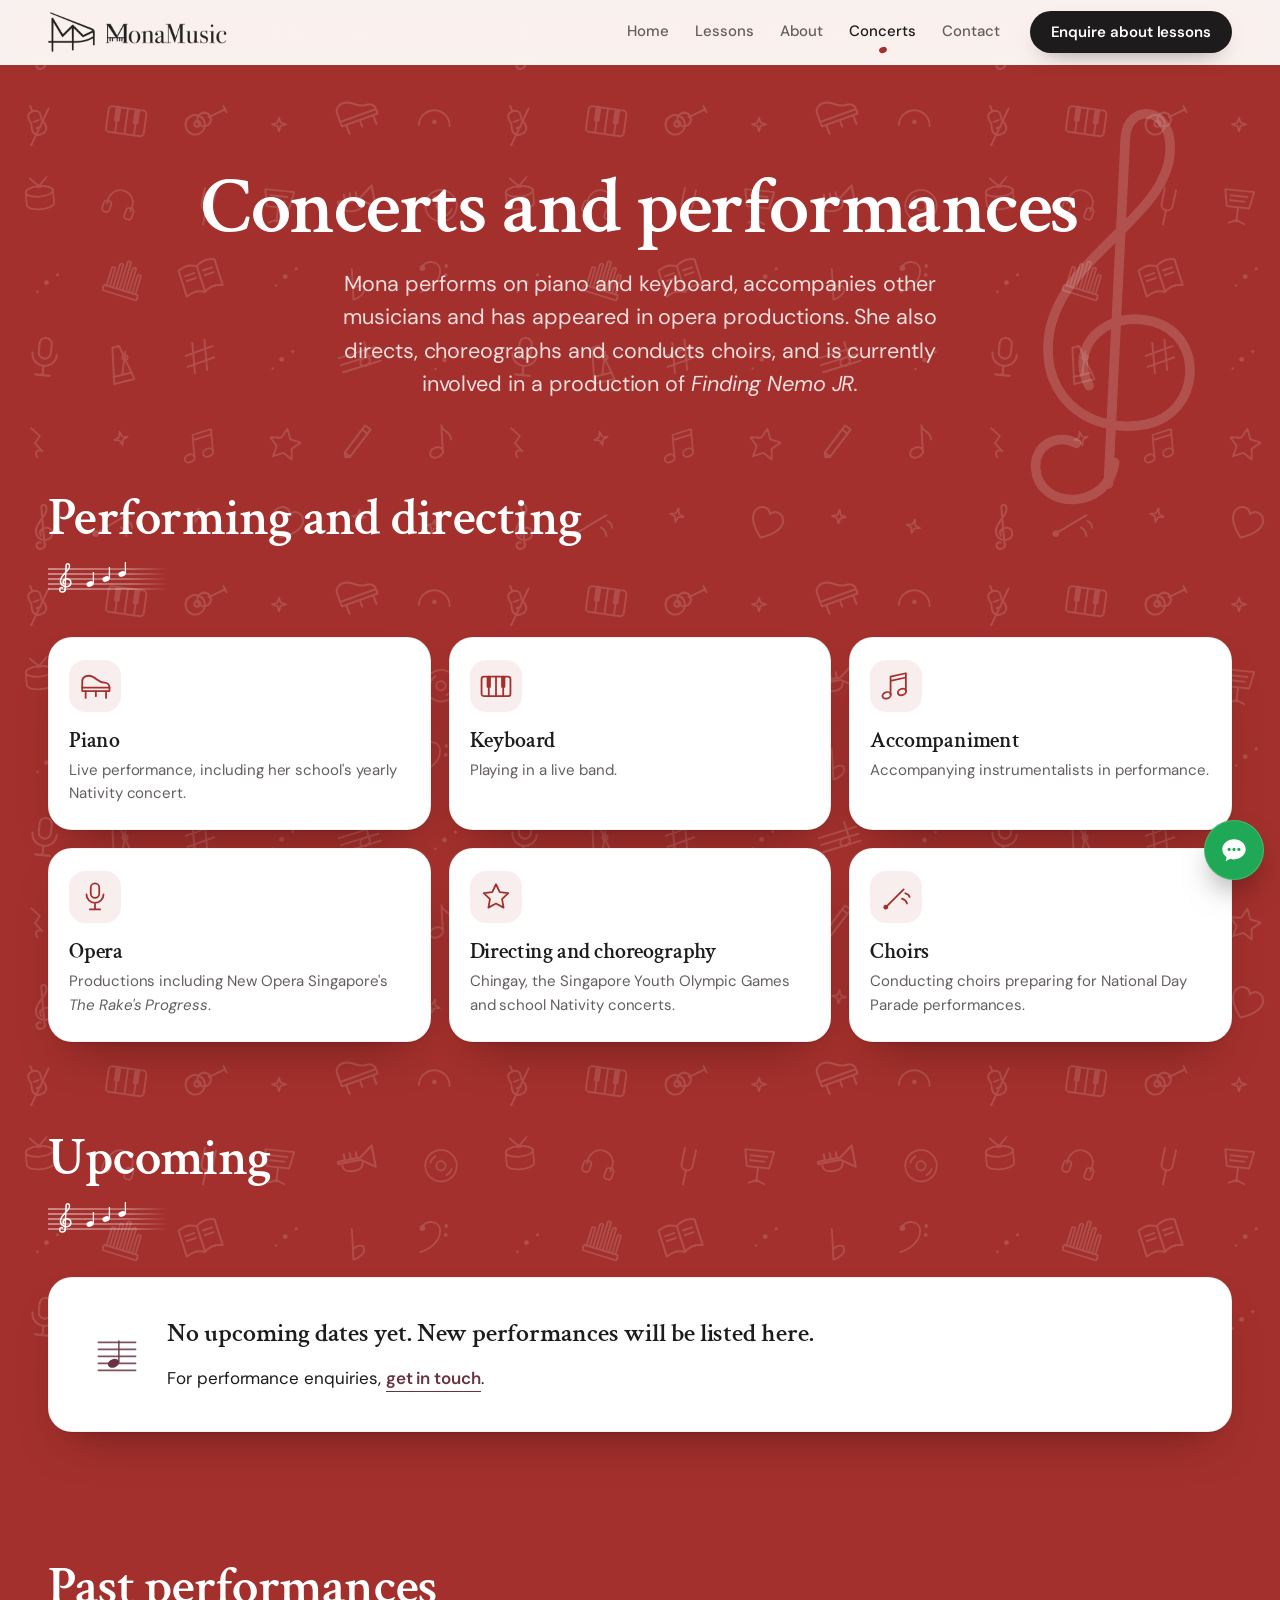
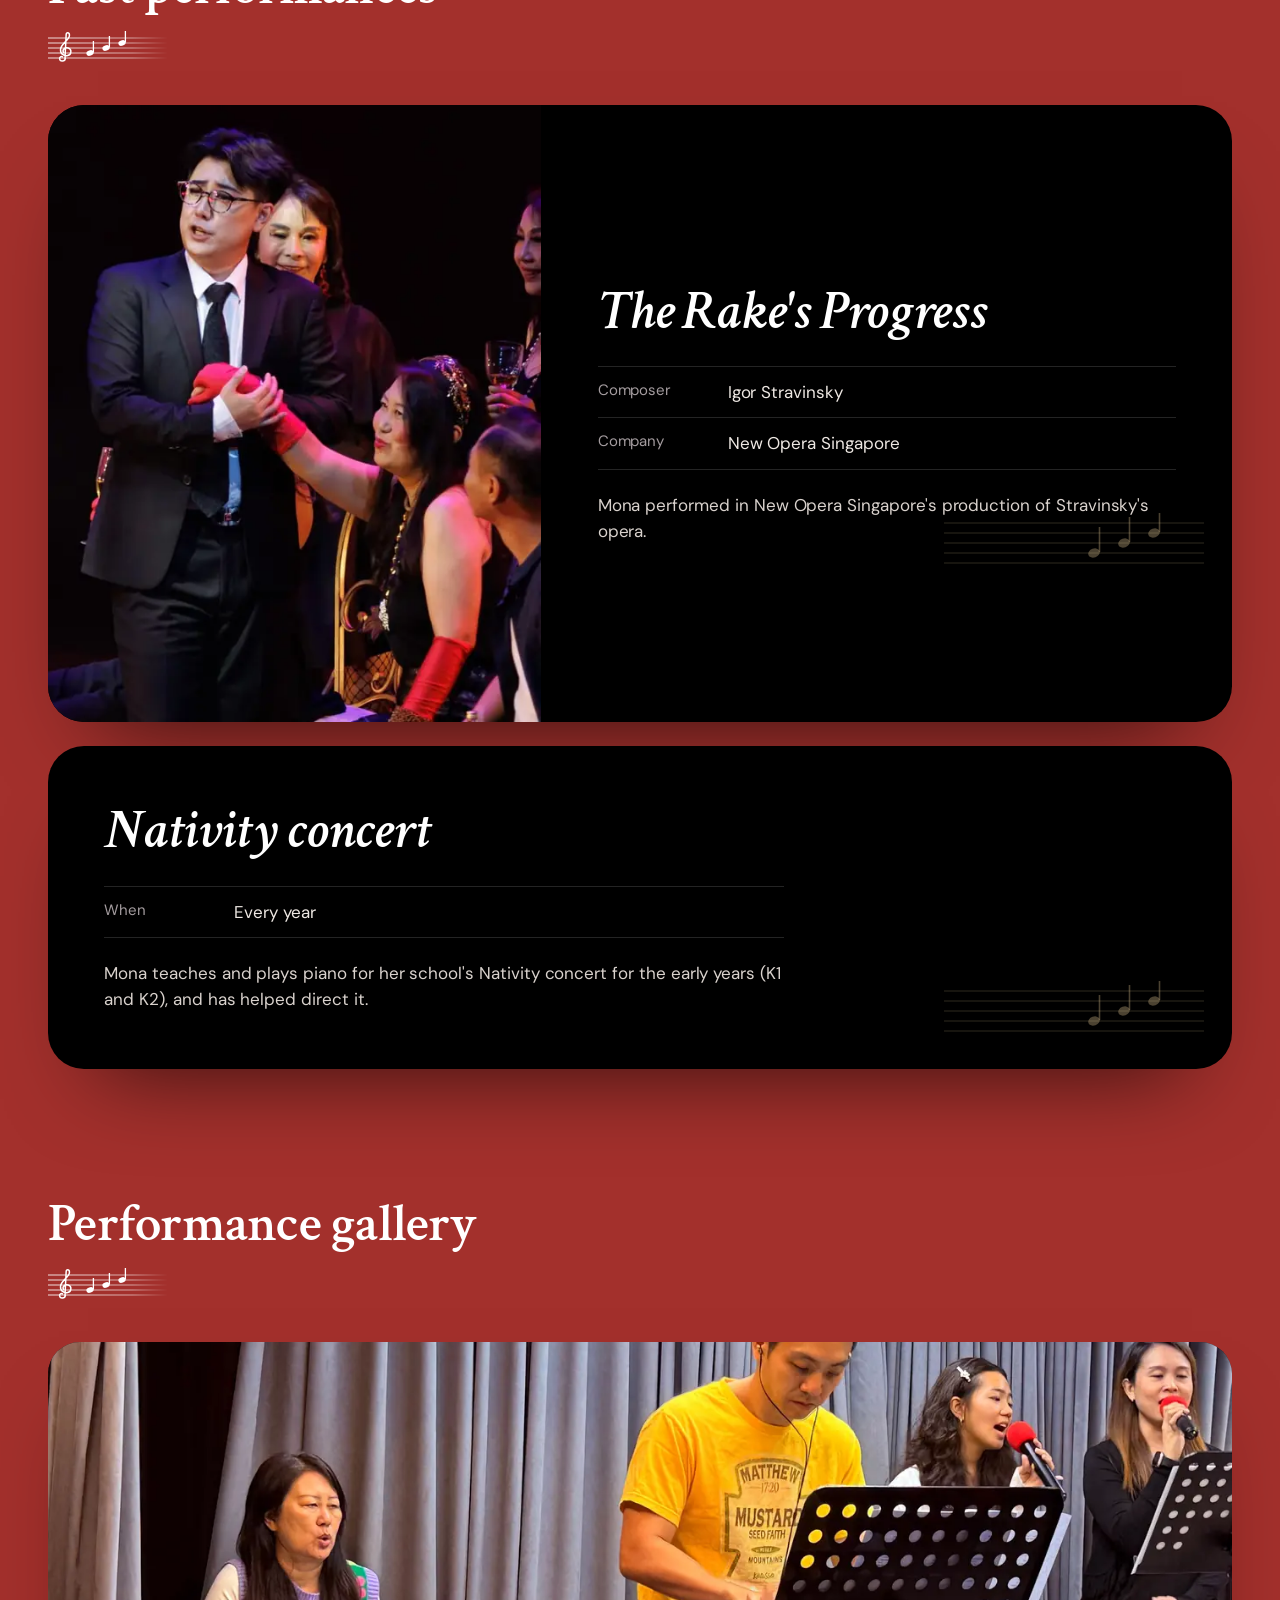
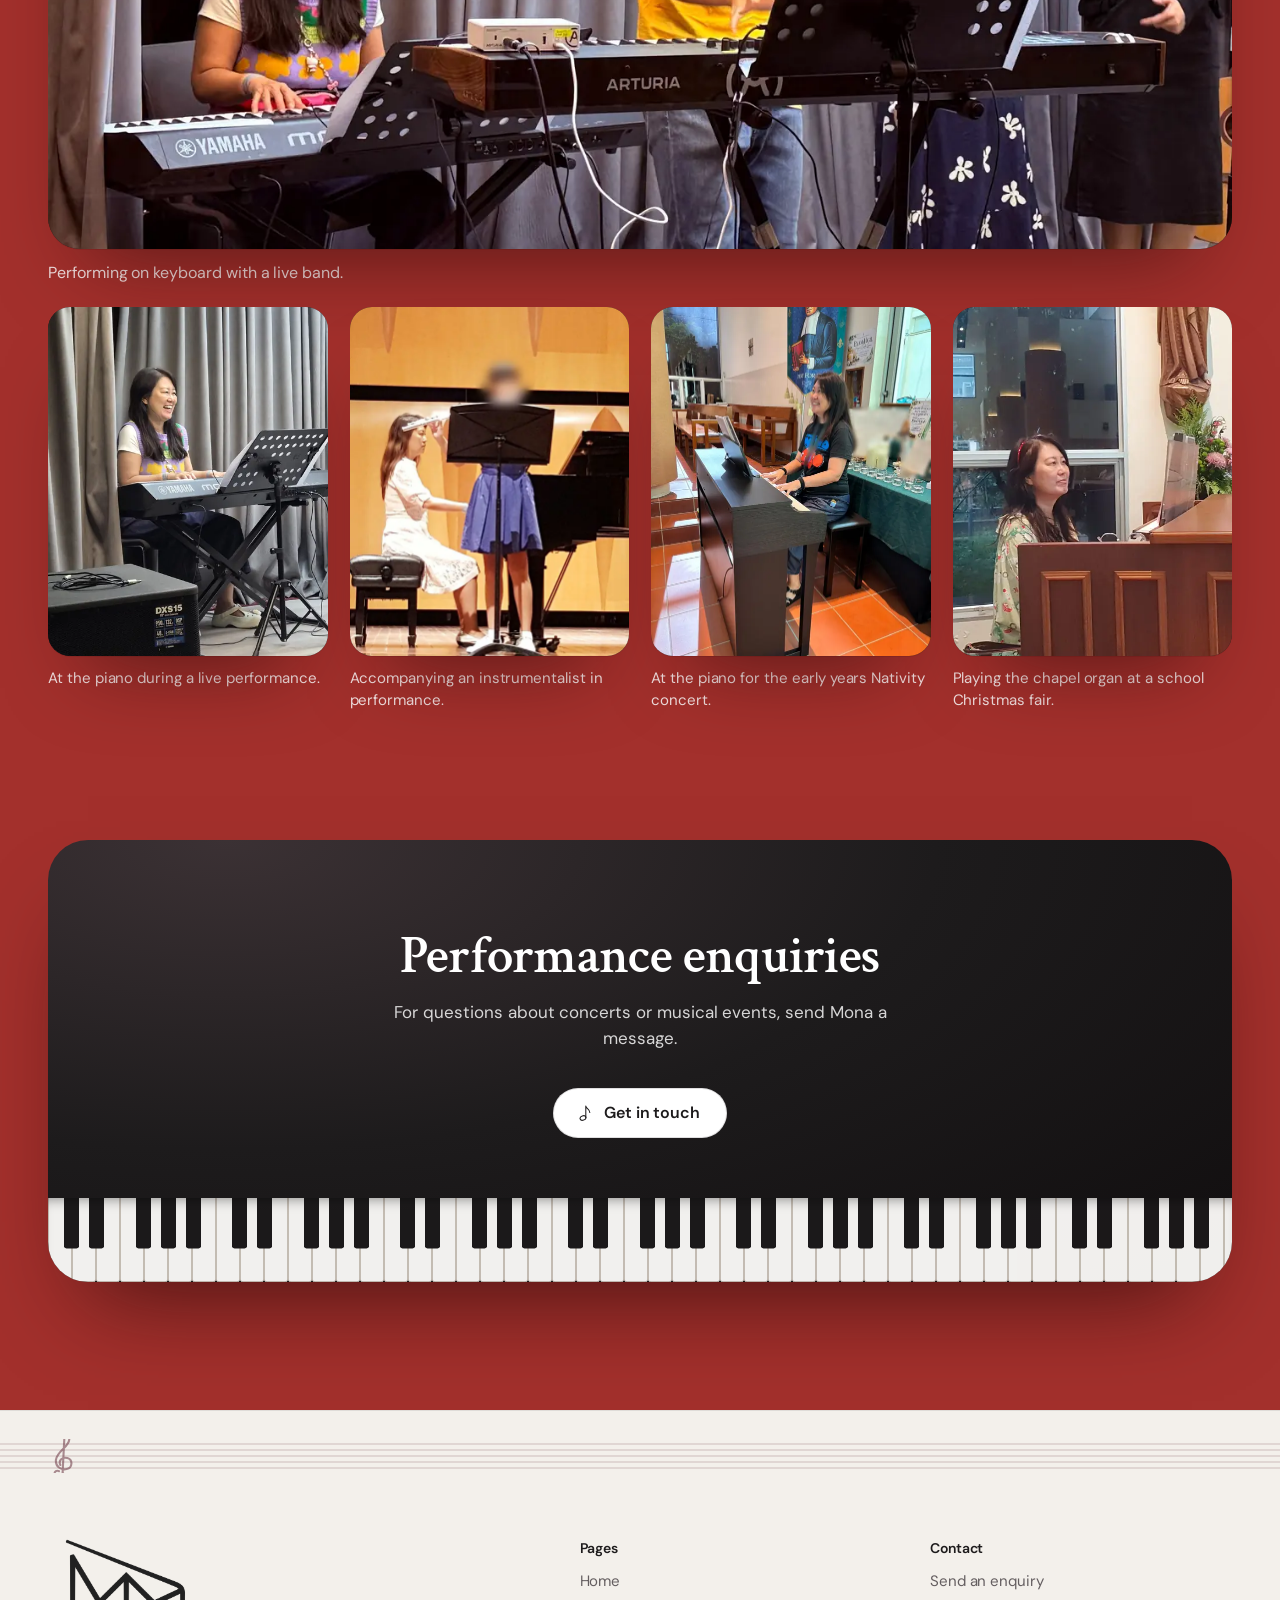
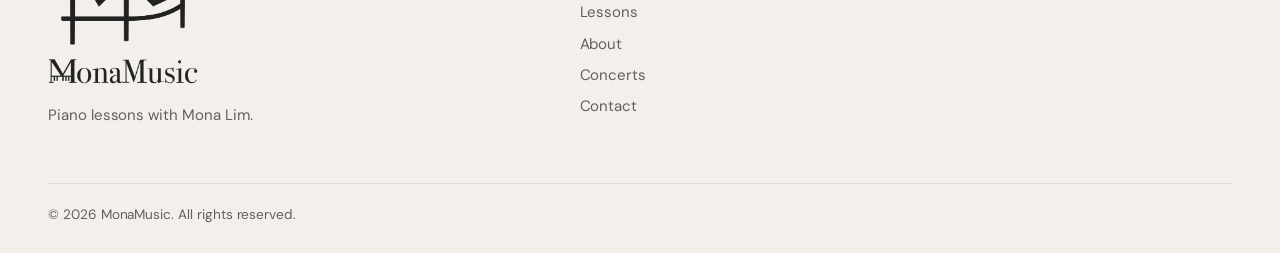
<file: concerts/index.html>
<!DOCTYPE html>
<html lang="en">
<head>
<meta charset="utf-8">
<meta name="viewport" content="width=device-width, initial-scale=1">
<title>Concerts and performances | MonaMusic</title>
<meta name="description" content="Mona Lim performs on piano and keyboard, accompanies other musicians, directs, choreographs and conducts choirs, and has appeared in opera with New Opera Singapore.">
<meta name="robots" content="noindex, nofollow">
<link rel="canonical" href="https://lyc-official.github.io/monamusic/concerts/">
<meta name="theme-color" content="#a3302c">
<meta property="og:type" content="website">
<meta property="og:site_name" content="MonaMusic">
<meta property="og:title" content="Concerts and performances | MonaMusic">
<meta property="og:description" content="Mona Lim performs on piano and keyboard, accompanies other musicians, directs, choreographs and conducts choirs, and has appeared in opera with New Opera Singapore.">
<meta property="og:image" content="https://lyc-official.github.io/monamusic/og-image.jpg">
<meta property="og:url" content="https://lyc-official.github.io/monamusic/concerts/">
<meta name="twitter:card" content="summary_large_image">
<link rel="icon" href="../favicon-32.png" type="image/png" sizes="32x32">
<link rel="icon" href="../favicon-192.png" type="image/png" sizes="192x192">
<link rel="apple-touch-icon" href="../apple-touch-icon.png">
<link rel="preload" href="../assets/fonts/DMSans.woff" as="font" type="font/woff" crossorigin>
<link rel="preload" href="../assets/fonts/CrimsonText-SemiBold.woff" as="font" type="font/woff" crossorigin>
<link rel="stylesheet" href="../assets/css/site.css">
<noscript><link rel="stylesheet" href="../assets/css/nojs.css"></noscript>
<script src="../assets/js/boot.js"></script>
<script src="../assets/js/site.js" defer></script>

</head>
<body class="page-concerts">
<div class="bg" aria-hidden="true"></div>
<a class="skip-link" href="#main">Skip to content</a>

<header class="site-header" data-header>
  <div class="site-header__inner">
    <a class="brand" href="../" aria-label="MonaMusic home"><img class="brand__mark" src="../assets/img/logo-mark.png" width="281" height="240" alt="" decoding="async"><img class="brand__word" src="../assets/img/logo-wordmark.png" width="700" height="120" alt="" decoding="async"></a>
    <button class="nav-toggle" type="button" aria-expanded="false" aria-controls="site-menu" data-nav-toggle>
      <span class="nav-toggle__bars" aria-hidden="true"></span><span class="visually-hidden">Menu</span>
    </button>
    <nav class="site-nav" id="site-menu" aria-label="Main" data-nav>
      <ul><li><a href="../">Home</a></li><li><a href="../lessons/">Lessons</a></li><li><a href="../about/">About</a></li><li><a href="../concerts/" aria-current="page">Concerts</a></li><li><a href="../contact/">Contact</a></li></ul>
      <a class="btn btn--key btn--sm site-nav__cta" href="../contact/?type=lessons">Enquire about lessons</a>
    </nav>
  </div>
</header>
<main id="main" tabindex="-1">
<header class="page-head">
  <div class="wrap page-head__text">
    <h1 class="h1" data-reveal>Concerts and performances</h1>
    <p class="page-head__intro" data-reveal style="--d:1">Mona performs on piano and keyboard, accompanies other musicians and has appeared in opera productions. She also directs, choreographs and conducts choirs, and is currently involved in a production of <em>Finding Nemo JR.</em></p>
    
    
  </div>
  
</header>
<section class="section section--tight" aria-labelledby="roles-h">
  <div class="wrap">
    <div class="section-head" data-reveal>
    <h2 class="h2" id="roles-h">Performing and directing</h2>
    
  </div>
    <ul class="roles roles--6">
      <li class="roles__item panel" data-reveal style="--d:0"><span class="roles__ico"><svg class="ico " viewBox="0 0 40 40" aria-hidden="true" focusable="false"><path d="M5 26V14.4c0-5.4 6.2-8 12-5.4 5.2 2.4 7.2 7 14 7 4 0 6 3 6 6v4z"/><path d="M5 22h32M9 26v8M33 26v8M21 26v6"/></svg></span><h3 class="h3">Piano</h3><p>Live performance, including her school's yearly Nativity concert.</p></li><li class="roles__item panel" data-reveal style="--d:1"><span class="roles__ico"><svg class="ico " viewBox="0 0 40 40" aria-hidden="true" focusable="false"><rect x="3" y="9" width="34" height="23" rx="3"/><path d="M11.5 9v23M20 9v23M28.5 9v23"/><rect class="f" x="9" y="9" width="5" height="13" rx="1"/><rect class="f" x="26" y="9" width="5" height="13" rx="1"/></svg></span><h3 class="h3">Keyboard</h3><p>Playing in a live band.</p></li><li class="roles__item panel" data-reveal style="--d:2"><span class="roles__ico"><svg class="ico " viewBox="0 0 40 40" aria-hidden="true" focusable="false"><ellipse cx="9" cy="31" rx="5" ry="3.7" transform="rotate(-20 9 31)"/><ellipse cx="27" cy="27" rx="5" ry="3.7" transform="rotate(-20 27 27)"/><path d="M13.6 30V9l18-4v21M13.6 14l18-4"/></svg></span><h3 class="h3">Accompaniment</h3><p>Accompanying instrumentalists in performance.</p></li><li class="roles__item panel" data-reveal style="--d:3"><span class="roles__ico"><svg class="ico " viewBox="0 0 40 40" aria-hidden="true" focusable="false"><rect x="15" y="4" width="10" height="17" rx="5"/><path d="M10 17a10 10 0 0 0 20 0M20 27v7M14 34.6h12"/></svg></span><h3 class="h3">Opera</h3><p>Productions including New Opera Singapore's <em>The Rake's Progress</em>.</p></li><li class="roles__item panel" data-reveal style="--d:4"><span class="roles__ico"><svg class="ico " viewBox="0 0 40 40" aria-hidden="true" focusable="false"><path d="m20 5 4.4 9.2 10 1.3-7.3 7 1.8 10-8.9-4.8-8.9 4.8 1.8-10-7.3-7 10-1.3z"/></svg></span><h3 class="h3">Directing and choreography</h3><p>Chingay, the Singapore Youth Olympic Games and school Nativity concerts.</p></li><li class="roles__item panel" data-reveal style="--d:5"><span class="roles__ico"><svg class="ico " viewBox="0 0 40 40" aria-hidden="true" focusable="false"><path d="M7 33 29 11"/><circle class="f" cx="8" cy="32" r="2.8"/><path d="M27 22c3 .8 5 2.6 6 5.6M31 15.6c2.6.6 4.4 2 5 4.4"/></svg></span><h3 class="h3">Choirs</h3><p>Conducting choirs preparing for National Day Parade performances.</p></li>
    </ul>
  </div>
</section>
<section class="section section--tight" aria-labelledby="up-h">
  <div class="wrap">
    <div class="section-head" data-reveal>
    <h2 class="h2" id="up-h">Upcoming</h2>
    
  </div>
    <div class="panel empty" data-reveal>
        <svg class="empty__icon" viewBox="0 0 48 48" aria-hidden="true"><path d="M8 14h32M8 20h32M8 26h32M8 32h32M8 38h32"/><ellipse cx="21" cy="32" rx="5" ry="3.6" transform="rotate(-22 21 32)"/><path d="M25.6 31V13"/></svg>
        <div><p class="empty__title">No upcoming dates yet. New performances will be listed here.</p>
        <p>For performance enquiries, <a class="link" href="../contact/?type=concerts">get in touch</a>.</p></div>
      </div>
  </div>
</section>
<section class="section" aria-labelledby="past-h">
  <div class="wrap">
    <div class="section-head" data-reveal>
    <h2 class="h2" id="past-h">Past performances</h2>
    
  </div>
    <div class="events"><article class="event" data-reveal>
  <div class="event__media"><picture><source type="image/webp" srcset="../assets/img/opera-rakes-progress-560.webp 560w, ../assets/img/opera-rakes-progress-937.webp 937w" sizes="(min-width: 900px) 480px, 94vw"><img src="../assets/img/opera-rakes-progress-937.jpg" srcset="../assets/img/opera-rakes-progress-560.jpg 560w, ../assets/img/opera-rakes-progress-937.jpg 937w" sizes="(min-width: 900px) 480px, 94vw" width="937" height="1171" alt="A stage scene from New Opera Singapore's production of The Rake's Progress: a singer in a dark suit performs while cast members in evening wear look on." style="object-position:50% 22%" loading="lazy" decoding="async"></picture></div>
  <div class="event__body">
    <h3 class="event__title">The Rake's Progress</h3>
    <dl class="event__facts"><div><dt>Composer</dt><dd>Igor Stravinsky</dd></div><div><dt>Company</dt><dd>New Opera Singapore</dd></div></dl>
    <p class="event__desc">Mona performed in New Opera Singapore's production of Stravinsky's opera.</p>
    
    
  </div>
</article><article class="event event--text" data-reveal>
  
  <div class="event__body">
    <h3 class="event__title">Nativity concert</h3>
    <dl class="event__facts"><div><dt>When</dt><dd>Every year</dd></div></dl>
    <p class="event__desc">Mona teaches and plays piano for her school's Nativity concert for the early years (K1 and K2), and has helped direct it.</p>
    
    
  </div>
</article></div>
    
  </div>
</section>
<section class="section" aria-labelledby="cg-h"><div class="wrap"><div class="section-head" data-reveal>
    <h2 class="h2" id="cg-h">Performance gallery</h2>
    
  </div><div class="pgallery pgallery--feature" data-lightbox-group>
    <figure class="pgallery__item pgallery__item--feature" data-reveal style="--d:0">
        <button class="pgallery__open" type="button" data-lightbox-open aria-label="View photo 1 of 5 full size: Performing on keyboard with a live band.">
          <picture><source type="image/webp" srcset="../assets/img/perf-band-800.webp 800w, ../assets/img/perf-band-1400.webp 1400w, ../assets/img/perf-band-2000.webp 2000w" sizes="(min-width: 1280px) 1200px, 94vw"><img src="../assets/img/perf-band-1400.jpg" srcset="../assets/img/perf-band-800.jpg 800w, ../assets/img/perf-band-1400.jpg 1400w, ../assets/img/perf-band-2000.jpg 2000w" sizes="(min-width: 1280px) 1200px, 94vw" width="2000" height="1326" alt="Mona playing keyboard on stage alongside a second keyboardist and two vocalists." style="object-position:40% 45%" loading="lazy" decoding="async"></picture>
          <span class="pgallery__zoom" aria-hidden="true"><svg viewBox="0 0 24 24"><path d="M14 4h6v6M10 20H4v-6M20 4l-6.5 6.5M4 20l6.5-6.5"/></svg></span>
        </button>
        <figcaption>Performing on keyboard with a live band.</figcaption>
      </figure><figure class="pgallery__item" data-reveal style="--d:1">
        <button class="pgallery__open" type="button" data-lightbox-open aria-label="View photo 2 of 5 full size: At the piano during a live performance.">
          <picture><source type="image/webp" srcset="../assets/img/perf-piano-800.webp 800w, ../assets/img/perf-piano-1400.webp 1400w, ../assets/img/perf-piano-2000.webp 2000w" sizes="(min-width: 1100px) 290px, (min-width: 600px) 46vw, 48vw"><img src="../assets/img/perf-piano-1400.jpg" srcset="../assets/img/perf-piano-800.jpg 800w, ../assets/img/perf-piano-1400.jpg 1400w, ../assets/img/perf-piano-2000.jpg 2000w" sizes="(min-width: 1100px) 290px, (min-width: 600px) 46vw, 48vw" width="2000" height="1500" alt="Mona smiling as she plays a stage piano during a performance." style="object-position:18% 45%" loading="lazy" decoding="async"></picture>
          <span class="pgallery__zoom" aria-hidden="true"><svg viewBox="0 0 24 24"><path d="M14 4h6v6M10 20H4v-6M20 4l-6.5 6.5M4 20l6.5-6.5"/></svg></span>
        </button>
        <figcaption>At the piano during a live performance.</figcaption>
      </figure><figure class="pgallery__item" data-reveal style="--d:2">
        <button class="pgallery__open" type="button" data-lightbox-open aria-label="View photo 3 of 5 full size: Accompanying an instrumentalist in performance.">
          <picture><source type="image/webp" srcset="../assets/img/perf-accompanist-560.webp 560w, ../assets/img/perf-accompanist-747.webp 747w" sizes="(min-width: 1100px) 290px, (min-width: 600px) 46vw, 48vw"><img src="../assets/img/perf-accompanist-747.jpg" srcset="../assets/img/perf-accompanist-560.jpg 560w, ../assets/img/perf-accompanist-747.jpg 747w" sizes="(min-width: 1100px) 290px, (min-width: 600px) 46vw, 48vw" width="747" height="1328" alt="Mona at a grand piano, accompanying a flautist on a concert stage. The flautist's face is blurred for privacy." style="object-position:50% 38%" loading="lazy" decoding="async"></picture>
          <span class="pgallery__zoom" aria-hidden="true"><svg viewBox="0 0 24 24"><path d="M14 4h6v6M10 20H4v-6M20 4l-6.5 6.5M4 20l6.5-6.5"/></svg></span>
        </button>
        <figcaption>Accompanying an instrumentalist in performance.</figcaption>
      </figure><figure class="pgallery__item" data-reveal style="--d:3">
        <button class="pgallery__open" type="button" data-lightbox-open aria-label="View photo 4 of 5 full size: At the piano for the early years Nativity concert.">
          <picture><source type="image/webp" srcset="../assets/img/perf-keyboard-560.webp 560w, ../assets/img/perf-keyboard-900.webp 900w, ../assets/img/perf-keyboard-1200.webp 1200w" sizes="(min-width: 1100px) 290px, (min-width: 600px) 46vw, 48vw"><img src="../assets/img/perf-keyboard-900.jpg" srcset="../assets/img/perf-keyboard-560.jpg 560w, ../assets/img/perf-keyboard-900.jpg 900w, ../assets/img/perf-keyboard-1200.jpg 1200w" sizes="(min-width: 1100px) 290px, (min-width: 600px) 46vw, 48vw" width="1200" height="1600" alt="Mona smiling at a digital piano in a school chapel during the early years Nativity concert." style="object-position:50% 30%" loading="lazy" decoding="async"></picture>
          <span class="pgallery__zoom" aria-hidden="true"><svg viewBox="0 0 24 24"><path d="M14 4h6v6M10 20H4v-6M20 4l-6.5 6.5M4 20l6.5-6.5"/></svg></span>
        </button>
        <figcaption>At the piano for the early years Nativity concert.</figcaption>
      </figure><figure class="pgallery__item" data-reveal style="--d:4">
        <button class="pgallery__open" type="button" data-lightbox-open aria-label="View photo 5 of 5 full size: Playing the chapel organ at a school Christmas fair.">
          <picture><source type="image/webp" srcset="../assets/img/perf-organ-chapel-800.webp 800w, ../assets/img/perf-organ-chapel-1400.webp 1400w, ../assets/img/perf-organ-chapel-2016.webp 2016w" sizes="(min-width: 1100px) 290px, (min-width: 600px) 46vw, 48vw"><img src="../assets/img/perf-organ-chapel-1400.jpg" srcset="../assets/img/perf-organ-chapel-800.jpg 800w, ../assets/img/perf-organ-chapel-1400.jpg 1400w, ../assets/img/perf-organ-chapel-2016.jpg 2016w" sizes="(min-width: 1100px) 290px, (min-width: 600px) 46vw, 48vw" width="2016" height="1512" alt="Mona playing the organ in a school chapel decorated with flowers." style="object-position:22% 50%" loading="lazy" decoding="async"></picture>
          <span class="pgallery__zoom" aria-hidden="true"><svg viewBox="0 0 24 24"><path d="M14 4h6v6M10 20H4v-6M20 4l-6.5 6.5M4 20l6.5-6.5"/></svg></span>
        </button>
        <figcaption>Playing the chapel organ at a school Christmas fair.</figcaption>
      </figure>
  </div></div></section>

<section class="section section--cta" aria-labelledby="cta-h">
  <div class="wrap">
    <div class="cta" data-reveal>
      <div class="cta__inner">
        <h2 class="h2" id="cta-h">Performance enquiries</h2>
        <p>For questions about concerts or musical events, send Mona a message.</p>
        <div class="actions actions--center">
          <a class="btn btn--white" href="../contact/?type=concerts"><svg class="ico ico--btn" viewBox="0 0 40 40" aria-hidden="true" focusable="false"><ellipse cx="14" cy="30" rx="6" ry="4.4" transform="rotate(-20 14 30)"/><path d="M19.6 29V6c0 5 8 6 8 13"/></svg>Get in touch</a>
          
        </div>
      </div>
      <div class="keys cta__keys" aria-hidden="true"></div>
    </div>
  </div>
</section>
</main>
<footer class="site-footer">
  <div class="site-footer__inner wrap">
    <div class="site-footer__brand">
      <a class="brand--footer" href="../" aria-label="MonaMusic home"><img class="brand__full" src="../assets/img/logo-full.png" width="480" height="467" alt="" decoding="async"></a>
      <p>Piano lessons with Mona Lim.</p>
    </div>
    <nav aria-label="Footer">
      <h2 class="site-footer__h">Pages</h2>
      <ul><li><a href="../">Home</a></li><li><a href="../lessons/">Lessons</a></li><li><a href="../about/">About</a></li><li><a href="../concerts/">Concerts</a></li><li><a href="../contact/">Contact</a></li></ul>
    </nav>
    <div>
      <h2 class="site-footer__h">Contact</h2>
      <ul><li><a href="../contact/">Send an enquiry</a></li></ul>
    </div>
  </div>
  <p class="site-footer__legal wrap">&copy; 2026 MonaMusic. All rights reserved.</p>
</footer>
<div class="mobile-bar" data-mobile-bar aria-hidden="true">
  <a class="btn btn--key btn--block" href="../contact/?type=lessons" tabindex="-1">Enquire about lessons</a>
</div>
<div class="wa" data-wa>
  <div class="wa__panel" id="wa-panel" role="dialog" aria-labelledby="wa-title" hidden>
    <div class="wa__head">
      <span class="wa__avatar"><img class="wa__avatar-img" src="../assets/img/logo-mark.png" width="281" height="240" alt="" decoding="async"></span>
      <div class="wa__who"><p class="wa__title" id="wa-title">MonaMusic</p><p class="wa__status">Piano lessons with Mona Lim</p></div>
      <button class="wa__close" type="button" aria-label="Close" data-wa-close><svg viewBox="0 0 24 24" aria-hidden="true"><path d="M6 6l12 12M18 6 6 18"/></svg></button>
    </div>
    <div class="wa__body">
      <p class="wa__bubble wa__bubble--in">Hello! Pick a topic and your message will open in WhatsApp, ready to send to Mona.</p>
      <div class="wa__topics" role="group" aria-label="Choose a topic">
        <button class="wa__chip" type="button" aria-pressed="true" data-wa-msg="Hi Mona, I found MonaMusic online and I would like to ask about piano lessons for my child.">Lessons for my child</button><button class="wa__chip" type="button" aria-pressed="false" data-wa-msg="Hi Mona, I found MonaMusic online and I would like to ask about piano lessons for myself.">Lessons for myself</button><button class="wa__chip" type="button" aria-pressed="false" data-wa-msg="Hi Mona, could you share your lesson fees and availability?">Fees and availability</button><button class="wa__chip" type="button" aria-pressed="false" data-wa-msg="Hi Mona, I would like to ask about a performance or event.">Performances</button>
      </div>
      <p class="wa__bubble wa__bubble--out" aria-live="polite" data-wa-preview>Hi Mona, I found MonaMusic online and I would like to ask about piano lessons for my child.</p>
    </div>
    <div class="wa__foot">
      <span class="wa__cta is-off" aria-disabled="true"><svg class="wa__cta-icon" viewBox="0 0 32 32" aria-hidden="true" focusable="false"><path d="M16 4.5c-6.9 0-12.5 4.8-12.5 10.8 0 3.4 1.8 6.4 4.6 8.4L7 28l5-2.6c1.3.4 2.6.6 4 .6 6.9 0 12.5-4.8 12.5-10.7S22.9 4.5 16 4.5Z" fill="currentColor"/><circle class="chat-dot" cx="10.8" cy="15.4" r="1.7"/><circle class="chat-dot" cx="16" cy="15.4" r="1.7"/><circle class="chat-dot" cx="21.2" cy="15.4" r="1.7"/></svg>Continue to WhatsApp</span><p class="wa__setup">Preview: Mona's WhatsApp number hasn't been added yet, so this link is switched off.</p>
      <p class="wa__note">Opens WhatsApp on your phone, or WhatsApp Desktop or WhatsApp Web on a computer.</p>
    </div>
  </div>
  <button class="wa__fab" aria-controls="wa-panel" aria-expanded="false" aria-haspopup="dialog" aria-label="Chat on WhatsApp" data-wa-fab type="button"><svg class="wa__icon" viewBox="0 0 32 32" aria-hidden="true" focusable="false"><path d="M16 4.5c-6.9 0-12.5 4.8-12.5 10.8 0 3.4 1.8 6.4 4.6 8.4L7 28l5-2.6c1.3.4 2.6.6 4 .6 6.9 0 12.5-4.8 12.5-10.7S22.9 4.5 16 4.5Z" fill="currentColor"/><circle class="chat-dot" cx="10.8" cy="15.4" r="1.7"/><circle class="chat-dot" cx="16" cy="15.4" r="1.7"/><circle class="chat-dot" cx="21.2" cy="15.4" r="1.7"/></svg><span class="wa__label" aria-hidden="true">Chat on WhatsApp</span></button>
</div>
</body>
</html>
</file>
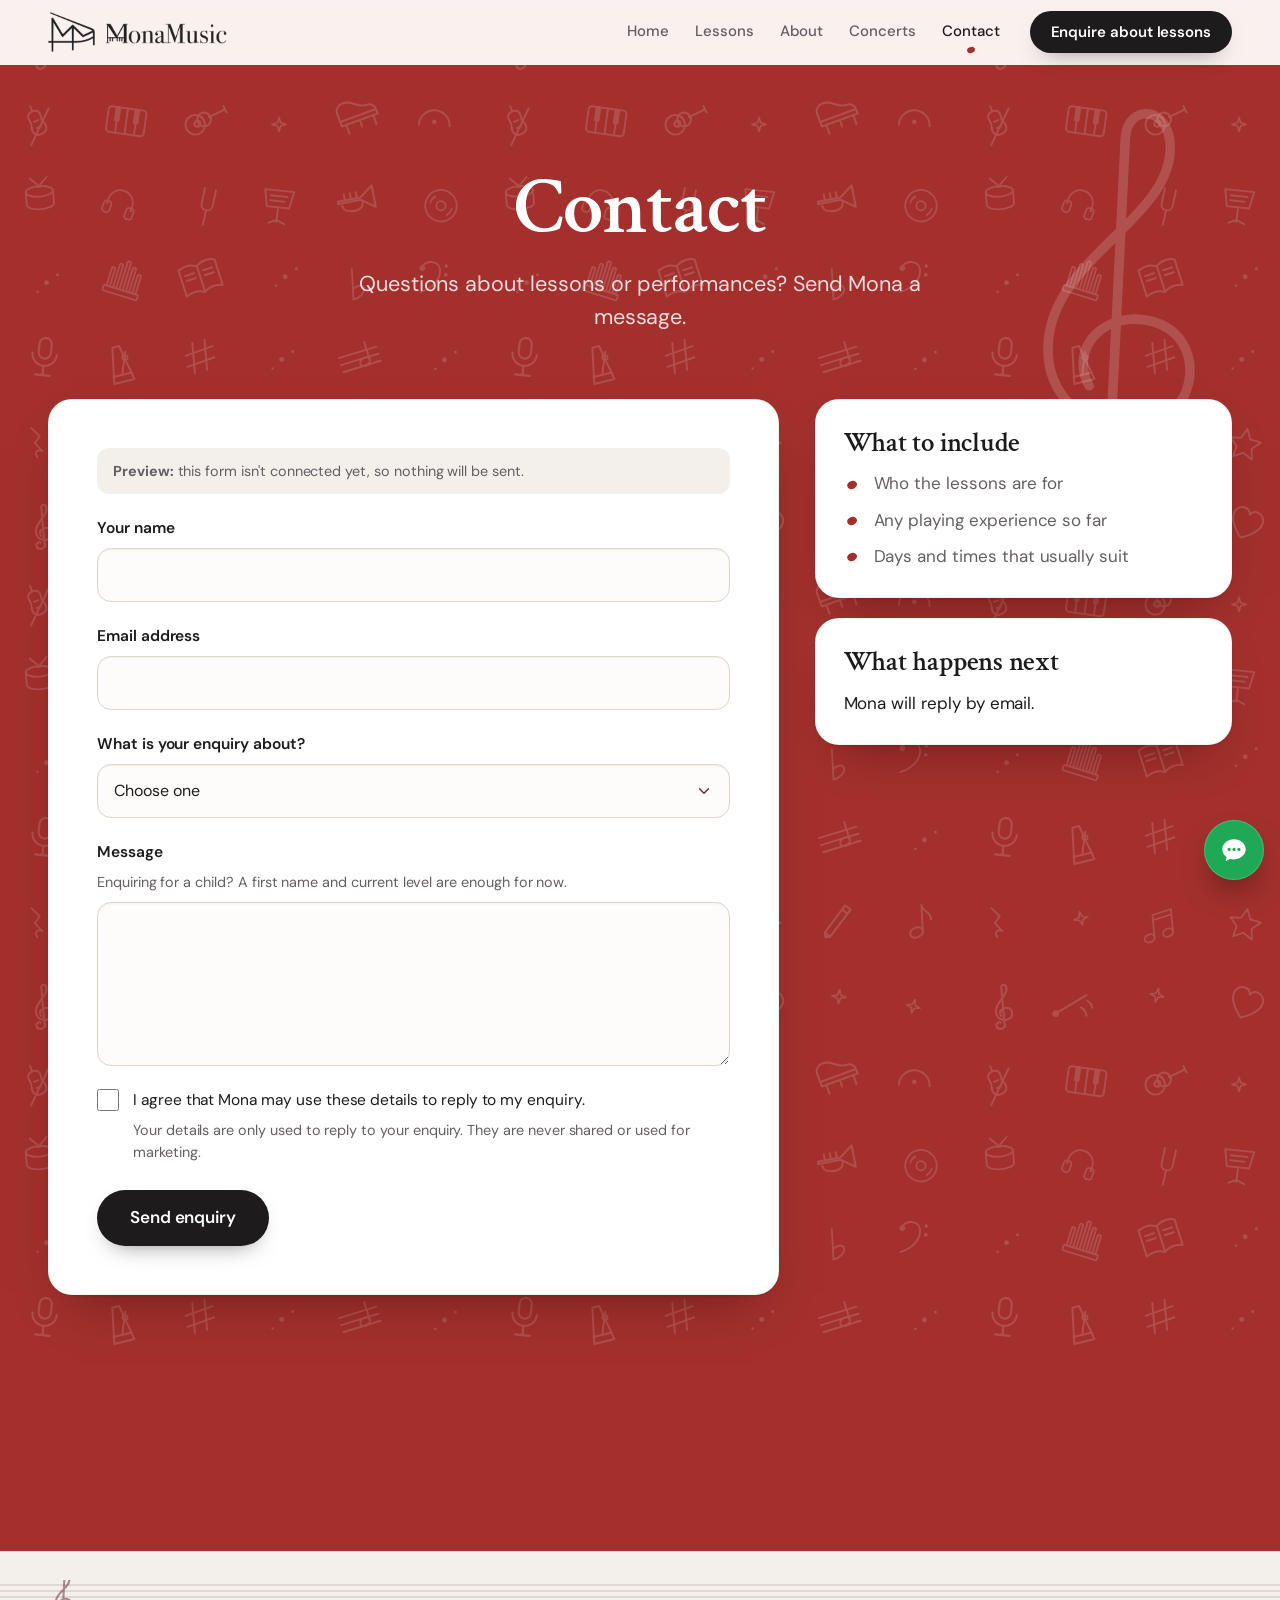
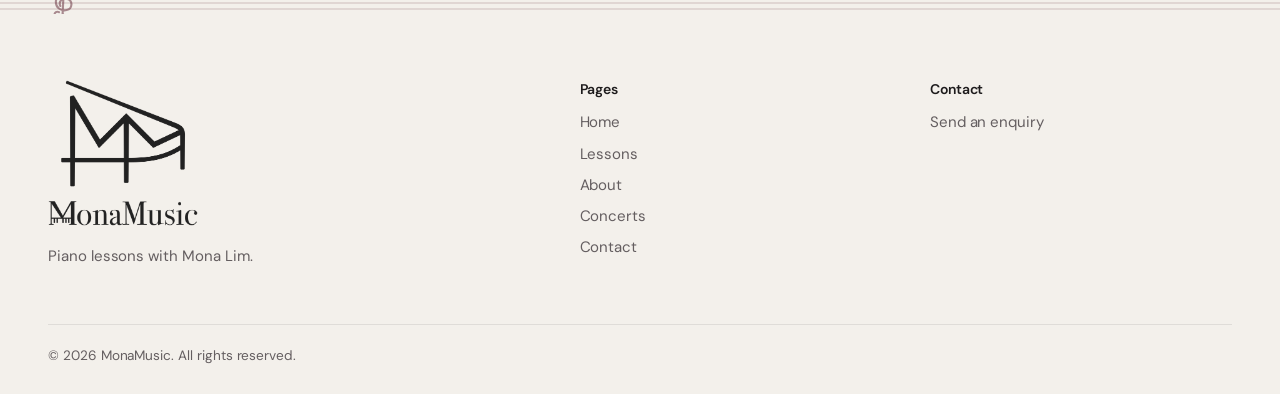
<file: contact/index.html>
<!DOCTYPE html>
<html lang="en">
<head>
<meta charset="utf-8">
<meta name="viewport" content="width=device-width, initial-scale=1">
<title>Contact | MonaMusic</title>
<meta name="description" content="Send MonaMusic an enquiry about piano lessons or performances.">
<meta name="robots" content="noindex, nofollow">
<link rel="canonical" href="https://lyc-official.github.io/monamusic/contact/">
<meta name="theme-color" content="#a3302c">
<meta property="og:type" content="website">
<meta property="og:site_name" content="MonaMusic">
<meta property="og:title" content="Contact | MonaMusic">
<meta property="og:description" content="Send MonaMusic an enquiry about piano lessons or performances.">
<meta property="og:image" content="https://lyc-official.github.io/monamusic/og-image.jpg">
<meta property="og:url" content="https://lyc-official.github.io/monamusic/contact/">
<meta name="twitter:card" content="summary_large_image">
<link rel="icon" href="../favicon-32.png" type="image/png" sizes="32x32">
<link rel="icon" href="../favicon-192.png" type="image/png" sizes="192x192">
<link rel="apple-touch-icon" href="../apple-touch-icon.png">
<link rel="preload" href="../assets/fonts/DMSans.woff" as="font" type="font/woff" crossorigin>
<link rel="preload" href="../assets/fonts/CrimsonText-SemiBold.woff" as="font" type="font/woff" crossorigin>
<link rel="stylesheet" href="../assets/css/site.css">
<noscript><link rel="stylesheet" href="../assets/css/nojs.css"></noscript>
<script src="../assets/js/boot.js"></script>
<script src="../assets/js/site.js" defer></script>

</head>
<body class="page-contact">
<div class="bg" aria-hidden="true"></div>
<a class="skip-link" href="#main">Skip to content</a>

<header class="site-header" data-header>
  <div class="site-header__inner">
    <a class="brand" href="../" aria-label="MonaMusic home"><img class="brand__mark" src="../assets/img/logo-mark.png" width="281" height="240" alt="" decoding="async"><img class="brand__word" src="../assets/img/logo-wordmark.png" width="700" height="120" alt="" decoding="async"></a>
    <button class="nav-toggle" type="button" aria-expanded="false" aria-controls="site-menu" data-nav-toggle>
      <span class="nav-toggle__bars" aria-hidden="true"></span><span class="visually-hidden">Menu</span>
    </button>
    <nav class="site-nav" id="site-menu" aria-label="Main" data-nav>
      <ul><li><a href="../">Home</a></li><li><a href="../lessons/">Lessons</a></li><li><a href="../about/">About</a></li><li><a href="../concerts/">Concerts</a></li><li><a href="../contact/" aria-current="page">Contact</a></li></ul>
      <a class="btn btn--key btn--sm site-nav__cta" href="../contact/?type=lessons">Enquire about lessons</a>
    </nav>
  </div>
</header>
<main id="main" tabindex="-1">
<header class="page-head">
  <div class="wrap page-head__text">
    <h1 class="h1" data-reveal>Contact</h1>
    <p class="page-head__intro" data-reveal style="--d:1">Questions about lessons or performances? Send Mona a message.</p>
    
    
  </div>
  
</header>
<section class="section section--flush" aria-label="Enquiry form">
  <div class="wrap contact-grid">
    <div class="panel panel--form" data-reveal><form class="enquiry" name="enquiry" action="#" data-preview novalidate data-enquiry>
  <p class="form-status form-status--preview" role="note"><strong>Preview:</strong> this form isn't connected yet, so nothing will be sent.</p>
  <p class="hp" aria-hidden="true"><label>Leave this empty <input name="bot-field" tabindex="-1" autocomplete="off"></label></p>

  <div class="field">
    <label for="f-name">Your name</label>
    <input id="f-name" name="name" type="text" autocomplete="name" required maxlength="120" aria-describedby="f-name-err">
    <p class="field__err" id="f-name-err" hidden>Enter your name.</p>
  </div>

  <div class="field">
    <label for="f-email">Email address</label>
    <input id="f-email" name="email" type="email" autocomplete="email" inputmode="email" required maxlength="200" aria-describedby="f-email-err">
    <p class="field__err" id="f-email-err" hidden>Enter an email address in the format name@example.com.</p>
  </div>

  <div class="field">
    <label for="f-type">What is your enquiry about?</label>
    <select id="f-type" name="enquiry-type" required aria-describedby="f-type-err">
      <option value="">Choose one</option>
      <option value="lessons-self" data-lessons>Piano lessons for myself</option><option value="lessons-child" data-lessons>Piano lessons for my child</option><option value="concerts">Concerts and performances</option><option value="other">Something else</option>
    </select>
    <p class="field__err" id="f-type-err" hidden>Choose what your enquiry is about.</p>
  </div>

  <div class="field" data-level-field>
        <label for="f-level">Current level <span class="field__opt">(optional)</span></label>
        <select id="f-level" name="level">
          <option value="">Choose one</option>
          <option>Complete beginner</option><option>Some experience</option><option>Intermediate</option><option>Advanced</option><option>Not sure</option>
        </select>
      </div>

  <div class="field">
    <label for="f-message">Message</label>
    <p class="field__hint" id="f-message-hint">Enquiring for a child? A first name and current level are enough for now.</p>
    <textarea id="f-message" name="message" rows="6" required maxlength="3000" aria-describedby="f-message-hint f-message-err"></textarea>
    <p class="field__err" id="f-message-err" hidden>Write a short message so Mona knows how to help.</p>
  </div>

  <div class="field field--check">
    <input id="f-consent" name="consent" type="checkbox" value="yes" required aria-describedby="f-consent-note f-consent-err">
    <label for="f-consent">I agree that Mona may use these details to reply to my enquiry.</label>
    <div class="field__hint" id="f-consent-note"><p>Your details are only used to reply to your enquiry. They are never shared or used for marketing.</p></div>
    <p class="field__err" id="f-consent-err" hidden>Tick the box so Mona can reply to you.</p>
  </div>

  <div class="enquiry__actions">
    <button class="btn btn--key btn--lg" type="submit" data-submit>Send enquiry</button>
  </div>
  <div class="form-msg" role="status" aria-live="polite" tabindex="-1" data-form-msg hidden></div>
  <template data-success>
    <h2 class="h3">Thank you — your enquiry has been sent.</h2>
    <p>Mona will reply to the email address you gave.</p>
  </template>
  <template data-error>
    <p><strong>Your enquiry couldn't be sent.</strong> Check your connection and try again.</p>
  </template>
  <template data-preview-msg>
    <p><strong>Nothing was sent.</strong> Everything you entered looks right — this preview form isn't connected yet.</p>
  </template>
</form>
<noscript><p class="noscript-note">This preview form is not yet connected.</p></noscript></div>
    <aside class="contact-aside" aria-label="About your enquiry">
  <div class="panel" data-reveal style="--d:1">
    <h2 class="h3">What to include</h2>
    <ul class="ticks">
      <li>Who the lessons are for</li>
      <li>Any playing experience so far</li>
      <li>Days and times that usually suit</li>
    </ul>
  </div>
  <div class="panel" data-reveal style="--d:2">
    <h2 class="h3">What happens next</h2>
    <p>Mona will reply by email.</p>
    
  </div>
</aside>
  </div>
</section>
</main>
<footer class="site-footer">
  <div class="site-footer__inner wrap">
    <div class="site-footer__brand">
      <a class="brand--footer" href="../" aria-label="MonaMusic home"><img class="brand__full" src="../assets/img/logo-full.png" width="480" height="467" alt="" decoding="async"></a>
      <p>Piano lessons with Mona Lim.</p>
    </div>
    <nav aria-label="Footer">
      <h2 class="site-footer__h">Pages</h2>
      <ul><li><a href="../">Home</a></li><li><a href="../lessons/">Lessons</a></li><li><a href="../about/">About</a></li><li><a href="../concerts/">Concerts</a></li><li><a href="../contact/">Contact</a></li></ul>
    </nav>
    <div>
      <h2 class="site-footer__h">Contact</h2>
      <ul><li><a href="../contact/">Send an enquiry</a></li></ul>
    </div>
  </div>
  <p class="site-footer__legal wrap">&copy; 2026 MonaMusic. All rights reserved.</p>
</footer>

<div class="wa" data-wa>
  <div class="wa__panel" id="wa-panel" role="dialog" aria-labelledby="wa-title" hidden>
    <div class="wa__head">
      <span class="wa__avatar"><img class="wa__avatar-img" src="../assets/img/logo-mark.png" width="281" height="240" alt="" decoding="async"></span>
      <div class="wa__who"><p class="wa__title" id="wa-title">MonaMusic</p><p class="wa__status">Piano lessons with Mona Lim</p></div>
      <button class="wa__close" type="button" aria-label="Close" data-wa-close><svg viewBox="0 0 24 24" aria-hidden="true"><path d="M6 6l12 12M18 6 6 18"/></svg></button>
    </div>
    <div class="wa__body">
      <p class="wa__bubble wa__bubble--in">Hello! Pick a topic and your message will open in WhatsApp, ready to send to Mona.</p>
      <div class="wa__topics" role="group" aria-label="Choose a topic">
        <button class="wa__chip" type="button" aria-pressed="true" data-wa-msg="Hi Mona, I found MonaMusic online and I would like to ask about piano lessons for my child.">Lessons for my child</button><button class="wa__chip" type="button" aria-pressed="false" data-wa-msg="Hi Mona, I found MonaMusic online and I would like to ask about piano lessons for myself.">Lessons for myself</button><button class="wa__chip" type="button" aria-pressed="false" data-wa-msg="Hi Mona, could you share your lesson fees and availability?">Fees and availability</button><button class="wa__chip" type="button" aria-pressed="false" data-wa-msg="Hi Mona, I would like to ask about a performance or event.">Performances</button>
      </div>
      <p class="wa__bubble wa__bubble--out" aria-live="polite" data-wa-preview>Hi Mona, I found MonaMusic online and I would like to ask about piano lessons for my child.</p>
    </div>
    <div class="wa__foot">
      <span class="wa__cta is-off" aria-disabled="true"><svg class="wa__cta-icon" viewBox="0 0 32 32" aria-hidden="true" focusable="false"><path d="M16 4.5c-6.9 0-12.5 4.8-12.5 10.8 0 3.4 1.8 6.4 4.6 8.4L7 28l5-2.6c1.3.4 2.6.6 4 .6 6.9 0 12.5-4.8 12.5-10.7S22.9 4.5 16 4.5Z" fill="currentColor"/><circle class="chat-dot" cx="10.8" cy="15.4" r="1.7"/><circle class="chat-dot" cx="16" cy="15.4" r="1.7"/><circle class="chat-dot" cx="21.2" cy="15.4" r="1.7"/></svg>Continue to WhatsApp</span><p class="wa__setup">Preview: Mona's WhatsApp number hasn't been added yet, so this link is switched off.</p>
      <p class="wa__note">Opens WhatsApp on your phone, or WhatsApp Desktop or WhatsApp Web on a computer.</p>
    </div>
  </div>
  <button class="wa__fab" aria-controls="wa-panel" aria-expanded="false" aria-haspopup="dialog" aria-label="Chat on WhatsApp" data-wa-fab type="button"><svg class="wa__icon" viewBox="0 0 32 32" aria-hidden="true" focusable="false"><path d="M16 4.5c-6.9 0-12.5 4.8-12.5 10.8 0 3.4 1.8 6.4 4.6 8.4L7 28l5-2.6c1.3.4 2.6.6 4 .6 6.9 0 12.5-4.8 12.5-10.7S22.9 4.5 16 4.5Z" fill="currentColor"/><circle class="chat-dot" cx="10.8" cy="15.4" r="1.7"/><circle class="chat-dot" cx="16" cy="15.4" r="1.7"/><circle class="chat-dot" cx="21.2" cy="15.4" r="1.7"/></svg><span class="wa__label" aria-hidden="true">Chat on WhatsApp</span></button>
</div>
</body>
</html>
</file>
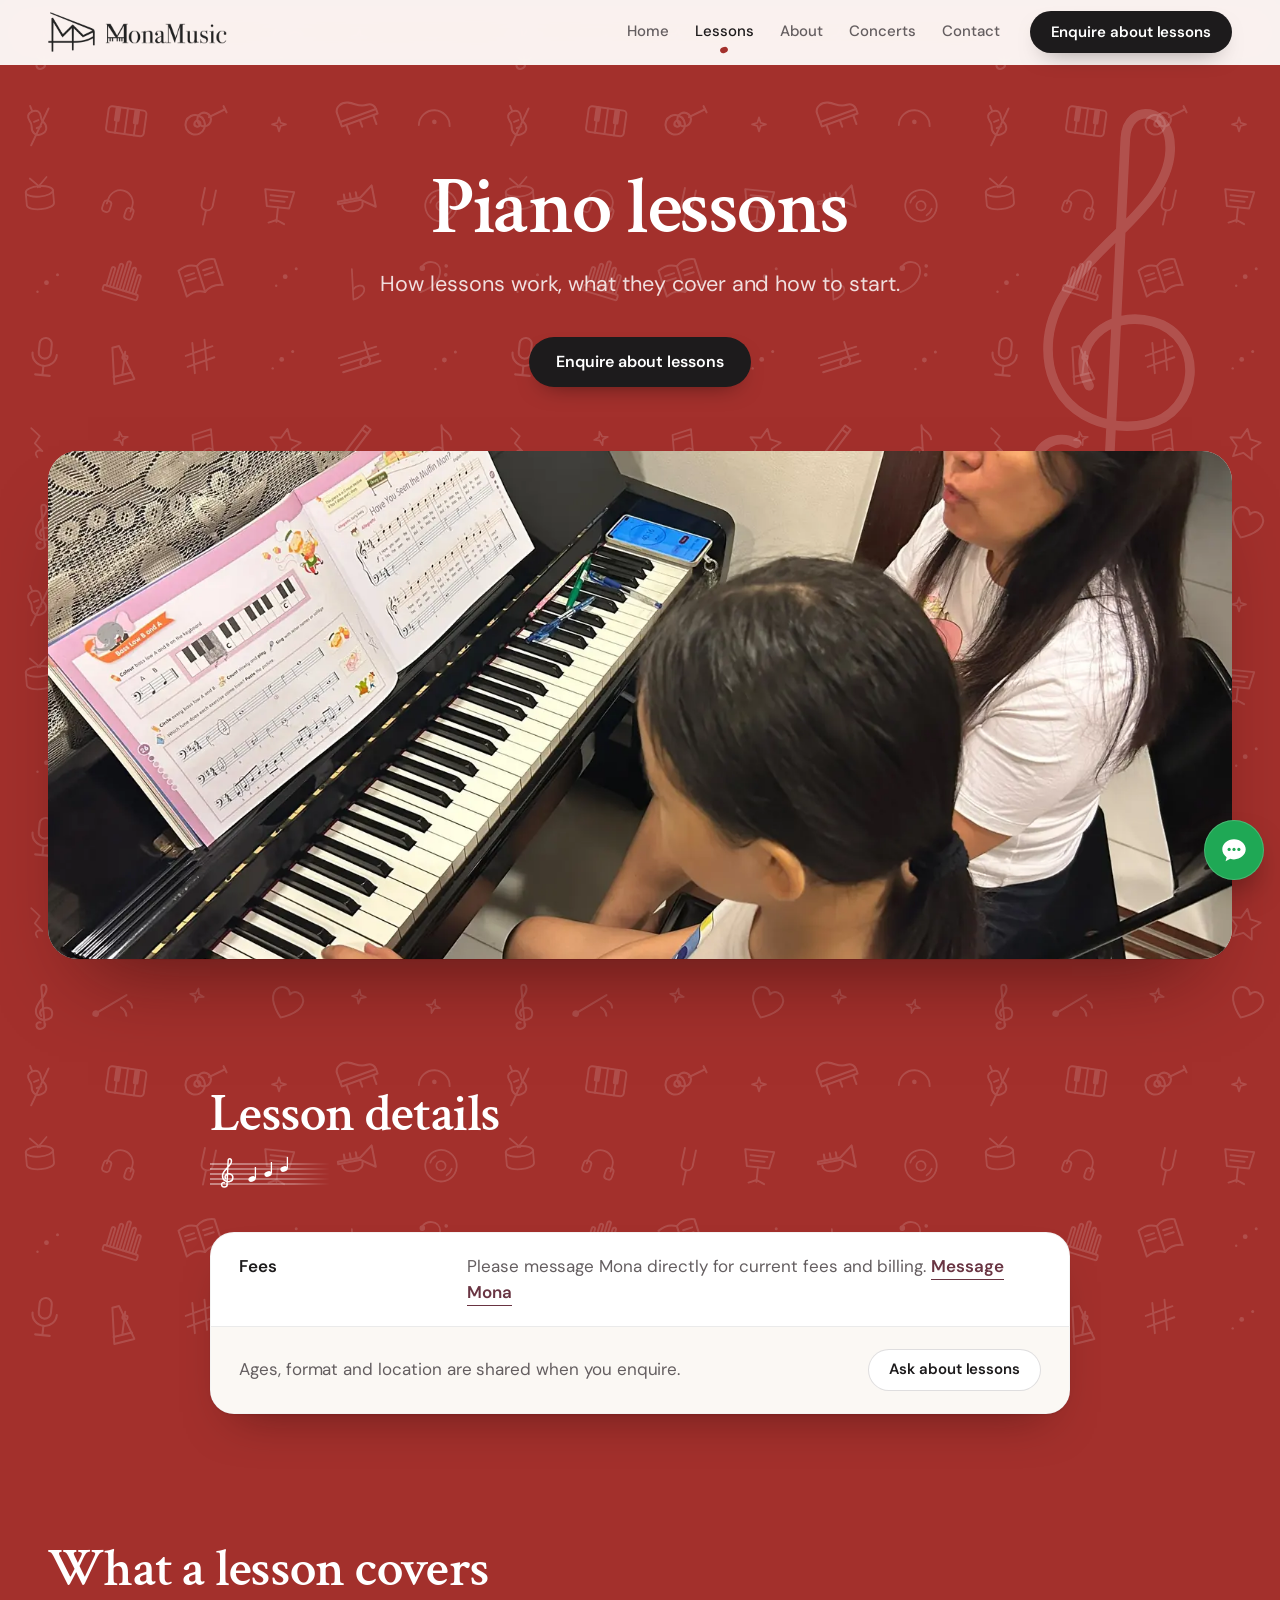
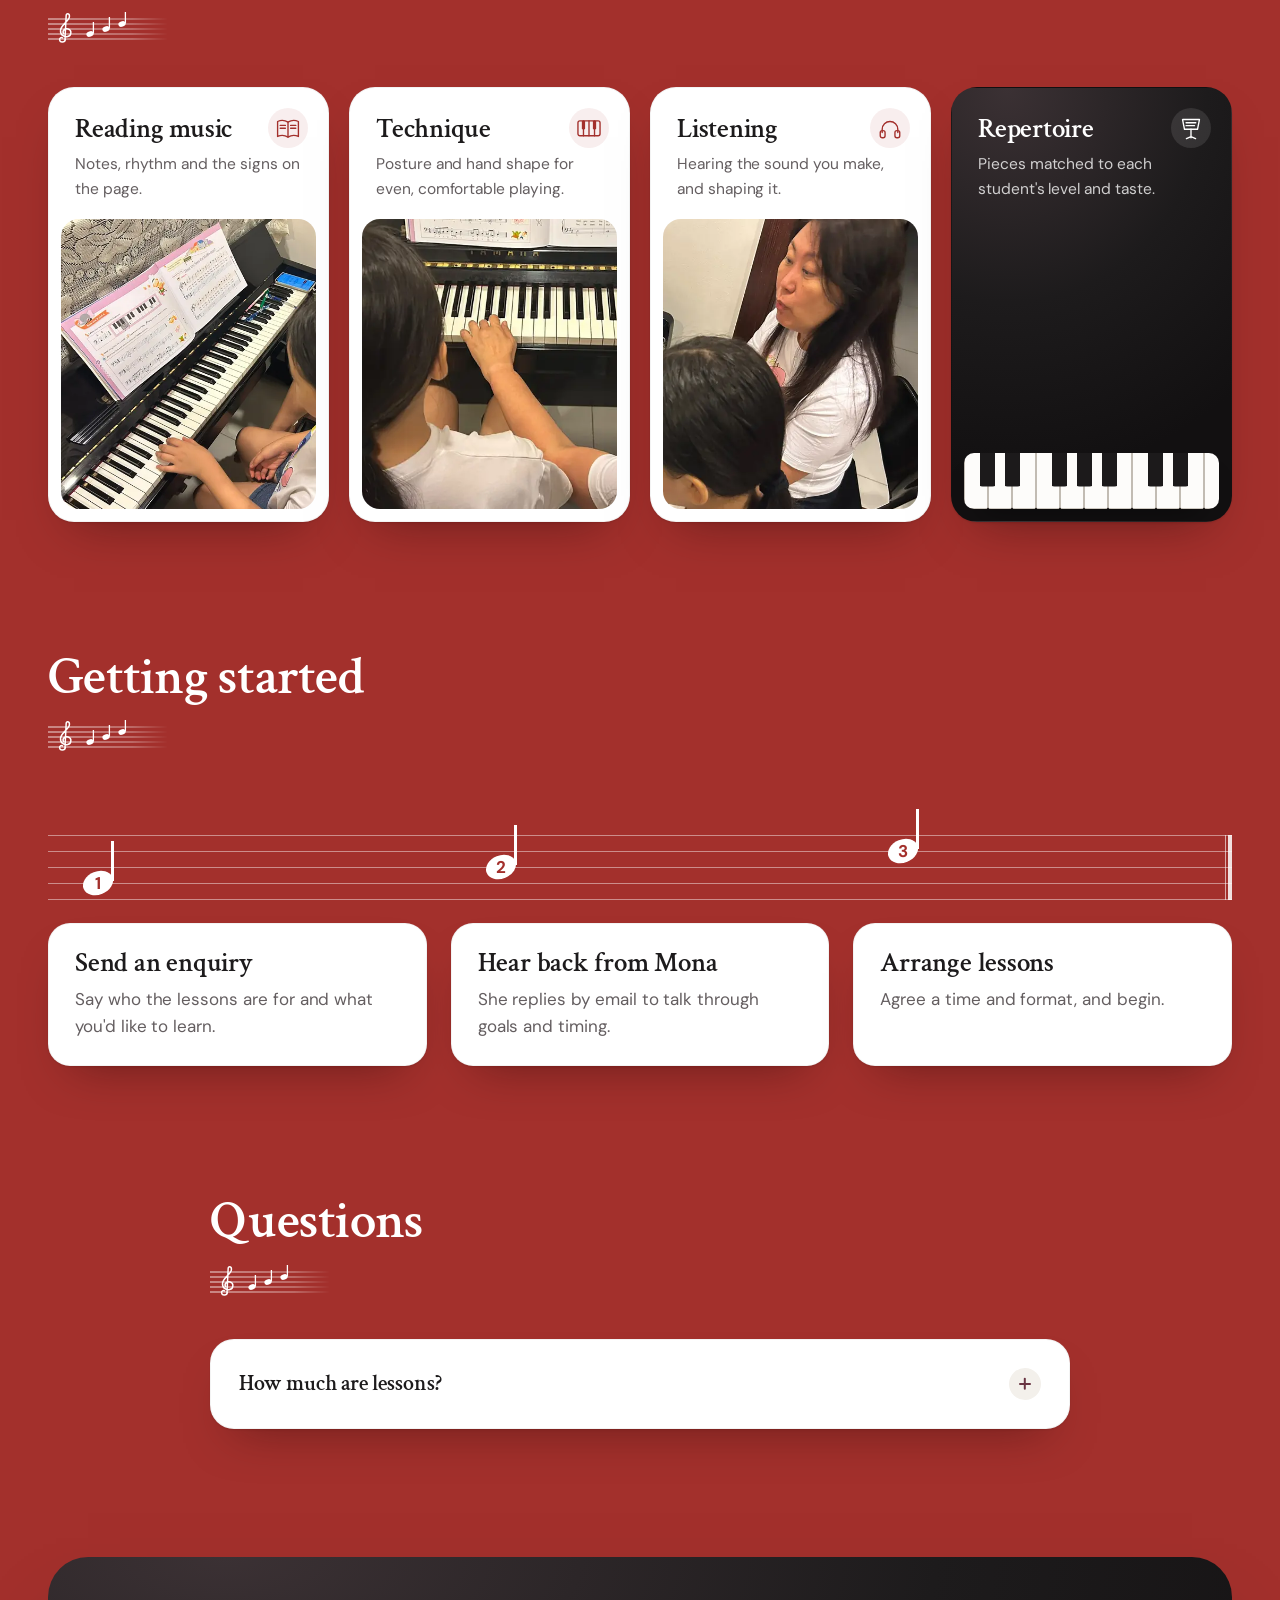
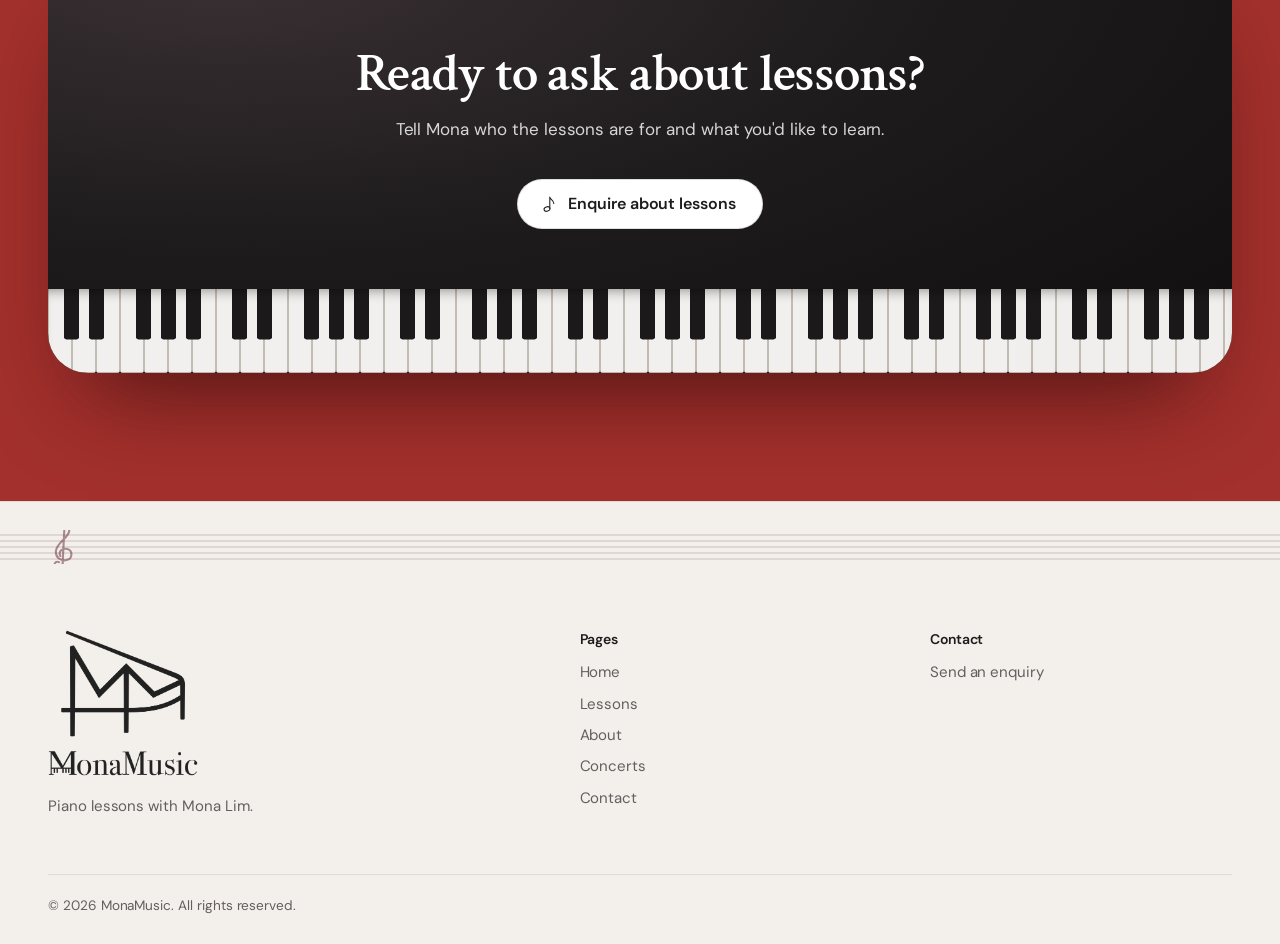
<file: lessons/index.html>
<!DOCTYPE html>
<html lang="en">
<head>
<meta charset="utf-8">
<meta name="viewport" content="width=device-width, initial-scale=1">
<title>Piano lessons | MonaMusic</title>
<meta name="description" content="Piano lessons with Mona Lim: what lessons cover and how to start.">
<meta name="robots" content="noindex, nofollow">
<link rel="canonical" href="https://lyc-official.github.io/monamusic/lessons/">
<meta name="theme-color" content="#a3302c">
<meta property="og:type" content="website">
<meta property="og:site_name" content="MonaMusic">
<meta property="og:title" content="Piano lessons | MonaMusic">
<meta property="og:description" content="Piano lessons with Mona Lim: what lessons cover and how to start.">
<meta property="og:image" content="https://lyc-official.github.io/monamusic/og-image.jpg">
<meta property="og:url" content="https://lyc-official.github.io/monamusic/lessons/">
<meta name="twitter:card" content="summary_large_image">
<link rel="icon" href="../favicon-32.png" type="image/png" sizes="32x32">
<link rel="icon" href="../favicon-192.png" type="image/png" sizes="192x192">
<link rel="apple-touch-icon" href="../apple-touch-icon.png">
<link rel="preload" href="../assets/fonts/DMSans.woff" as="font" type="font/woff" crossorigin>
<link rel="preload" href="../assets/fonts/CrimsonText-SemiBold.woff" as="font" type="font/woff" crossorigin>
<link rel="stylesheet" href="../assets/css/site.css">
<noscript><link rel="stylesheet" href="../assets/css/nojs.css"></noscript>
<script src="../assets/js/boot.js"></script>
<script src="../assets/js/site.js" defer></script>

</head>
<body class="page-lessons">
<div class="bg" aria-hidden="true"></div>
<a class="skip-link" href="#main">Skip to content</a>

<header class="site-header" data-header>
  <div class="site-header__inner">
    <a class="brand" href="../" aria-label="MonaMusic home"><img class="brand__mark" src="../assets/img/logo-mark.png" width="281" height="240" alt="" decoding="async"><img class="brand__word" src="../assets/img/logo-wordmark.png" width="700" height="120" alt="" decoding="async"></a>
    <button class="nav-toggle" type="button" aria-expanded="false" aria-controls="site-menu" data-nav-toggle>
      <span class="nav-toggle__bars" aria-hidden="true"></span><span class="visually-hidden">Menu</span>
    </button>
    <nav class="site-nav" id="site-menu" aria-label="Main" data-nav>
      <ul><li><a href="../">Home</a></li><li><a href="../lessons/" aria-current="page">Lessons</a></li><li><a href="../about/">About</a></li><li><a href="../concerts/">Concerts</a></li><li><a href="../contact/">Contact</a></li></ul>
      <a class="btn btn--key btn--sm site-nav__cta" href="../contact/?type=lessons">Enquire about lessons</a>
    </nav>
  </div>
</header>
<main id="main" tabindex="-1">
<header class="page-head">
  <div class="wrap page-head__text">
    <h1 class="h1" data-reveal>Piano lessons</h1>
    <p class="page-head__intro" data-reveal style="--d:1">How lessons work, what they cover and how to start.</p>
    <div class="actions actions--center" data-reveal style="--d:2"><a class="btn btn--key" href="../contact/?type=lessons">Enquire about lessons</a></div>
    
  </div>
  <div class="wrap page-head__media media media--wide" data-reveal style="--d:2"><picture><source type="image/webp" srcset="../assets/img/lesson-side-640.webp 640w, ../assets/img/lesson-side-1100.webp 1100w, ../assets/img/lesson-side-1600.webp 1600w" sizes="(min-width: 1280px) 1200px, 94vw"><img src="../assets/img/lesson-side-1100.jpg" srcset="../assets/img/lesson-side-640.jpg 640w, ../assets/img/lesson-side-1100.jpg 1100w, ../assets/img/lesson-side-1600.jpg 1600w" sizes="(min-width: 1280px) 1200px, 94vw" width="1600" height="1200" alt="Mona sitting beside the piano, talking with a young student who is playing from a beginner's piano book." style="object-position:60% 45%" fetchpriority="high" decoding="async"></picture></div>
</header>
<section class="section" aria-labelledby="details-h">
  <div class="wrap wrap--narrow">
    <div class="section-head" data-reveal>
    <h2 class="h2" id="details-h">Lesson details</h2>
    
  </div>
    <div class="panel spec" data-reveal>
      <dl><div class="spec__row"><dt>Fees</dt><dd>Please message Mona directly for current fees and billing. <a class="link spec__link" href="../contact/?type=lessons">Message Mona</a></dd></div></dl>
      <div class="spec__note"><p>Ages, format and location are shared when you enquire.</p><a class="btn btn--white btn--sm" href="../contact/?type=lessons">Ask about lessons</a></div>
    </div>
  </div>
</section>
<section class="section" aria-labelledby="covers-h">
  <div class="wrap">
    <div class="section-head" data-reveal>
    <h2 class="h2" id="covers-h">What a lesson covers</h2>
    
  </div>
    <div class="grid-cards">
      <div data-reveal style="--d:0"><article class="card card--grid tilt" data-tilt>
        <div class="card__text"><span class="card__badge"><svg class="ico " viewBox="0 0 40 40" aria-hidden="true" focusable="false"><path d="M4 10c5.4-2.4 10.6-2.4 16 1 5.4-3.4 10.6-3.4 16-1v23c-5.4-2.4-10.6-2.4-16 1-5.4-3.4-10.6-3.4-16-1z"/><path d="M20 11v23M8 16h8M8 20.4h8M24 16h8M24 20.4h8"/></svg></span><h3 class="h3">Reading music</h3><p>Notes, rhythm and the signs on the page.</p></div>
        <div class="card__media"><picture><source type="image/webp" srcset="../assets/img/card-reading-480.webp 480w, ../assets/img/card-reading-800.webp 800w, ../assets/img/card-reading-1150.webp 1150w" sizes="(min-width: 900px) 280px, 46vw"><img src="../assets/img/card-reading-800.jpg" srcset="../assets/img/card-reading-480.jpg 480w, ../assets/img/card-reading-800.jpg 800w, ../assets/img/card-reading-1150.jpg 1150w" sizes="(min-width: 900px) 280px, 46vw" width="1150" height="1416" alt="A student's hands on the keys, with a beginner's piano book open on the music stand." style="object-position:40% 40%" loading="lazy" decoding="async"></picture></div>
        <span class="tilt__glare" aria-hidden="true"></span>
      </article></div><div data-reveal style="--d:1"><article class="card card--grid tilt" data-tilt>
        <div class="card__text"><span class="card__badge"><svg class="ico " viewBox="0 0 40 40" aria-hidden="true" focusable="false"><rect x="3" y="9" width="34" height="23" rx="3"/><path d="M11.5 9v23M20 9v23M28.5 9v23"/><rect class="f" x="9" y="9" width="5" height="13" rx="1"/><rect class="f" x="26" y="9" width="5" height="13" rx="1"/></svg></span><h3 class="h3">Technique</h3><p>Posture and hand shape for even, comfortable playing.</p></div>
        <div class="card__media"><picture><source type="image/webp" srcset="../assets/img/card-technique-480.webp 480w, ../assets/img/card-technique-760.webp 760w" sizes="(min-width: 900px) 280px, 46vw"><img src="../assets/img/card-technique-760.jpg" srcset="../assets/img/card-technique-480.jpg 480w, ../assets/img/card-technique-760.jpg 760w" sizes="(min-width: 900px) 280px, 46vw" width="760" height="780" alt="Mona's hand demonstrating a hand position on the keys beside a student." style="object-position:55% 40%" loading="lazy" decoding="async"></picture></div>
        <span class="tilt__glare" aria-hidden="true"></span>
      </article></div><div data-reveal style="--d:2"><article class="card card--grid tilt" data-tilt>
        <div class="card__text"><span class="card__badge"><svg class="ico " viewBox="0 0 40 40" aria-hidden="true" focusable="false"><path d="M8 27v-5a12 12 0 0 1 24 0v5"/><rect x="5" y="24" width="7.4" height="11" rx="3"/><rect x="27.6" y="24" width="7.4" height="11" rx="3"/></svg></span><h3 class="h3">Listening</h3><p>Hearing the sound you make, and shaping it.</p></div>
        <div class="card__media"><picture><source type="image/webp" srcset="../assets/img/mona-teaching-480.webp 480w, ../assets/img/mona-teaching-898.webp 898w" sizes="(min-width: 900px) 280px, 46vw"><img src="../assets/img/mona-teaching-898.jpg" srcset="../assets/img/mona-teaching-480.jpg 480w, ../assets/img/mona-teaching-898.jpg 898w" sizes="(min-width: 900px) 280px, 46vw" width="898" height="1240" alt="Mona Lim mid-sentence, explaining something to a student at the piano." style="object-position:50% 30%" loading="lazy" decoding="async"></picture></div>
        <span class="tilt__glare" aria-hidden="true"></span>
      </article></div><div data-reveal style="--d:3"><article class="card card--grid tilt card--art card--keys" data-tilt>
        <div class="card__text"><span class="card__badge"><svg class="ico " viewBox="0 0 40 40" aria-hidden="true" focusable="false"><path d="M7 7h26l-3 15H10z"/><path d="M12.4 12h15M12.4 16.4h13M20 22v13M13 36.4l7-3 7 3"/></svg></span><h3 class="h3">Repertoire</h3><p>Pieces matched to each student's level and taste.</p></div>
        <div class="keys card__keys" aria-hidden="true"></div>
        <span class="tilt__glare" aria-hidden="true"></span>
      </article></div>
    </div>
  </div>
</section>

<section class="section" aria-labelledby="lesson-steps-h">
  <div class="wrap">
    <div class="section-head" data-reveal>
    <h2 class="h2" id="lesson-steps-h">Getting started</h2>
    
  </div>
    <ol class="steps">
      <li class="steps__item" data-reveal style="--d:0; --step:0">
        <svg class="note-num" viewBox="0 0 44 64" aria-hidden="true" focusable="false"><path class="note-num__stem" d="M36.5 44V4"/><ellipse cx="22" cy="46" rx="15.5" ry="11.5" transform="rotate(-22 22 46)"/><text x="22" y="51.5" text-anchor="middle">1</text></svg>
        <div class="steps__card"><h3 class="h3">Send an enquiry</h3><p>Say who the lessons are for and what you'd like to learn.</p></div>
      </li><li class="steps__item" data-reveal style="--d:1; --step:1">
        <svg class="note-num" viewBox="0 0 44 64" aria-hidden="true" focusable="false"><path class="note-num__stem" d="M36.5 44V4"/><ellipse cx="22" cy="46" rx="15.5" ry="11.5" transform="rotate(-22 22 46)"/><text x="22" y="51.5" text-anchor="middle">2</text></svg>
        <div class="steps__card"><h3 class="h3">Hear back from Mona</h3><p>She replies by email to talk through goals and timing.</p></div>
      </li><li class="steps__item" data-reveal style="--d:2; --step:2">
        <svg class="note-num" viewBox="0 0 44 64" aria-hidden="true" focusable="false"><path class="note-num__stem" d="M36.5 44V4"/><ellipse cx="22" cy="46" rx="15.5" ry="11.5" transform="rotate(-22 22 46)"/><text x="22" y="51.5" text-anchor="middle">3</text></svg>
        <div class="steps__card"><h3 class="h3">Arrange lessons</h3><p>Agree a time and format, and begin.</p></div>
      </li>
    </ol>
  </div>
</section>
<section class="section" aria-labelledby="faq-h">
  <div class="wrap wrap--narrow">
    <div class="section-head" data-reveal>
    <h2 class="h2" id="faq-h">Questions</h2>
    
  </div>
    <div class="faq" data-reveal>
      <details class="faq__item"><summary>How much are lessons?<span class="faq__icon" aria-hidden="true"></span></summary><div class="faq__a"><p>Please message Mona directly for current fees and billing details.</p></div></details>
    </div>
  </div>
</section>
<section class="section section--cta" aria-labelledby="cta-h">
  <div class="wrap">
    <div class="cta" data-reveal>
      <div class="cta__inner">
        <h2 class="h2" id="cta-h">Ready to ask about lessons?</h2>
        <p>Tell Mona who the lessons are for and what you'd like to learn.</p>
        <div class="actions actions--center">
          <a class="btn btn--white" href="../contact/?type=lessons"><svg class="ico ico--btn" viewBox="0 0 40 40" aria-hidden="true" focusable="false"><ellipse cx="14" cy="30" rx="6" ry="4.4" transform="rotate(-20 14 30)"/><path d="M19.6 29V6c0 5 8 6 8 13"/></svg>Enquire about lessons</a>
          
        </div>
      </div>
      <div class="keys cta__keys" aria-hidden="true"></div>
    </div>
  </div>
</section>
</main>
<footer class="site-footer">
  <div class="site-footer__inner wrap">
    <div class="site-footer__brand">
      <a class="brand--footer" href="../" aria-label="MonaMusic home"><img class="brand__full" src="../assets/img/logo-full.png" width="480" height="467" alt="" decoding="async"></a>
      <p>Piano lessons with Mona Lim.</p>
    </div>
    <nav aria-label="Footer">
      <h2 class="site-footer__h">Pages</h2>
      <ul><li><a href="../">Home</a></li><li><a href="../lessons/">Lessons</a></li><li><a href="../about/">About</a></li><li><a href="../concerts/">Concerts</a></li><li><a href="../contact/">Contact</a></li></ul>
    </nav>
    <div>
      <h2 class="site-footer__h">Contact</h2>
      <ul><li><a href="../contact/">Send an enquiry</a></li></ul>
    </div>
  </div>
  <p class="site-footer__legal wrap">&copy; 2026 MonaMusic. All rights reserved.</p>
</footer>
<div class="mobile-bar" data-mobile-bar aria-hidden="true">
  <a class="btn btn--key btn--block" href="../contact/?type=lessons" tabindex="-1">Enquire about lessons</a>
</div>
<div class="wa" data-wa>
  <div class="wa__panel" id="wa-panel" role="dialog" aria-labelledby="wa-title" hidden>
    <div class="wa__head">
      <span class="wa__avatar"><img class="wa__avatar-img" src="../assets/img/logo-mark.png" width="281" height="240" alt="" decoding="async"></span>
      <div class="wa__who"><p class="wa__title" id="wa-title">MonaMusic</p><p class="wa__status">Piano lessons with Mona Lim</p></div>
      <button class="wa__close" type="button" aria-label="Close" data-wa-close><svg viewBox="0 0 24 24" aria-hidden="true"><path d="M6 6l12 12M18 6 6 18"/></svg></button>
    </div>
    <div class="wa__body">
      <p class="wa__bubble wa__bubble--in">Hello! Pick a topic and your message will open in WhatsApp, ready to send to Mona.</p>
      <div class="wa__topics" role="group" aria-label="Choose a topic">
        <button class="wa__chip" type="button" aria-pressed="true" data-wa-msg="Hi Mona, I found MonaMusic online and I would like to ask about piano lessons for my child.">Lessons for my child</button><button class="wa__chip" type="button" aria-pressed="false" data-wa-msg="Hi Mona, I found MonaMusic online and I would like to ask about piano lessons for myself.">Lessons for myself</button><button class="wa__chip" type="button" aria-pressed="false" data-wa-msg="Hi Mona, could you share your lesson fees and availability?">Fees and availability</button><button class="wa__chip" type="button" aria-pressed="false" data-wa-msg="Hi Mona, I would like to ask about a performance or event.">Performances</button>
      </div>
      <p class="wa__bubble wa__bubble--out" aria-live="polite" data-wa-preview>Hi Mona, I found MonaMusic online and I would like to ask about piano lessons for my child.</p>
    </div>
    <div class="wa__foot">
      <span class="wa__cta is-off" aria-disabled="true"><svg class="wa__cta-icon" viewBox="0 0 32 32" aria-hidden="true" focusable="false"><path d="M16 4.5c-6.9 0-12.5 4.8-12.5 10.8 0 3.4 1.8 6.4 4.6 8.4L7 28l5-2.6c1.3.4 2.6.6 4 .6 6.9 0 12.5-4.8 12.5-10.7S22.9 4.5 16 4.5Z" fill="currentColor"/><circle class="chat-dot" cx="10.8" cy="15.4" r="1.7"/><circle class="chat-dot" cx="16" cy="15.4" r="1.7"/><circle class="chat-dot" cx="21.2" cy="15.4" r="1.7"/></svg>Continue to WhatsApp</span><p class="wa__setup">Preview: Mona's WhatsApp number hasn't been added yet, so this link is switched off.</p>
      <p class="wa__note">Opens WhatsApp on your phone, or WhatsApp Desktop or WhatsApp Web on a computer.</p>
    </div>
  </div>
  <button class="wa__fab" aria-controls="wa-panel" aria-expanded="false" aria-haspopup="dialog" aria-label="Chat on WhatsApp" data-wa-fab type="button"><svg class="wa__icon" viewBox="0 0 32 32" aria-hidden="true" focusable="false"><path d="M16 4.5c-6.9 0-12.5 4.8-12.5 10.8 0 3.4 1.8 6.4 4.6 8.4L7 28l5-2.6c1.3.4 2.6.6 4 .6 6.9 0 12.5-4.8 12.5-10.7S22.9 4.5 16 4.5Z" fill="currentColor"/><circle class="chat-dot" cx="10.8" cy="15.4" r="1.7"/><circle class="chat-dot" cx="16" cy="15.4" r="1.7"/><circle class="chat-dot" cx="21.2" cy="15.4" r="1.7"/></svg><span class="wa__label" aria-hidden="true">Chat on WhatsApp</span></button>
</div>
</body>
</html>
</file>
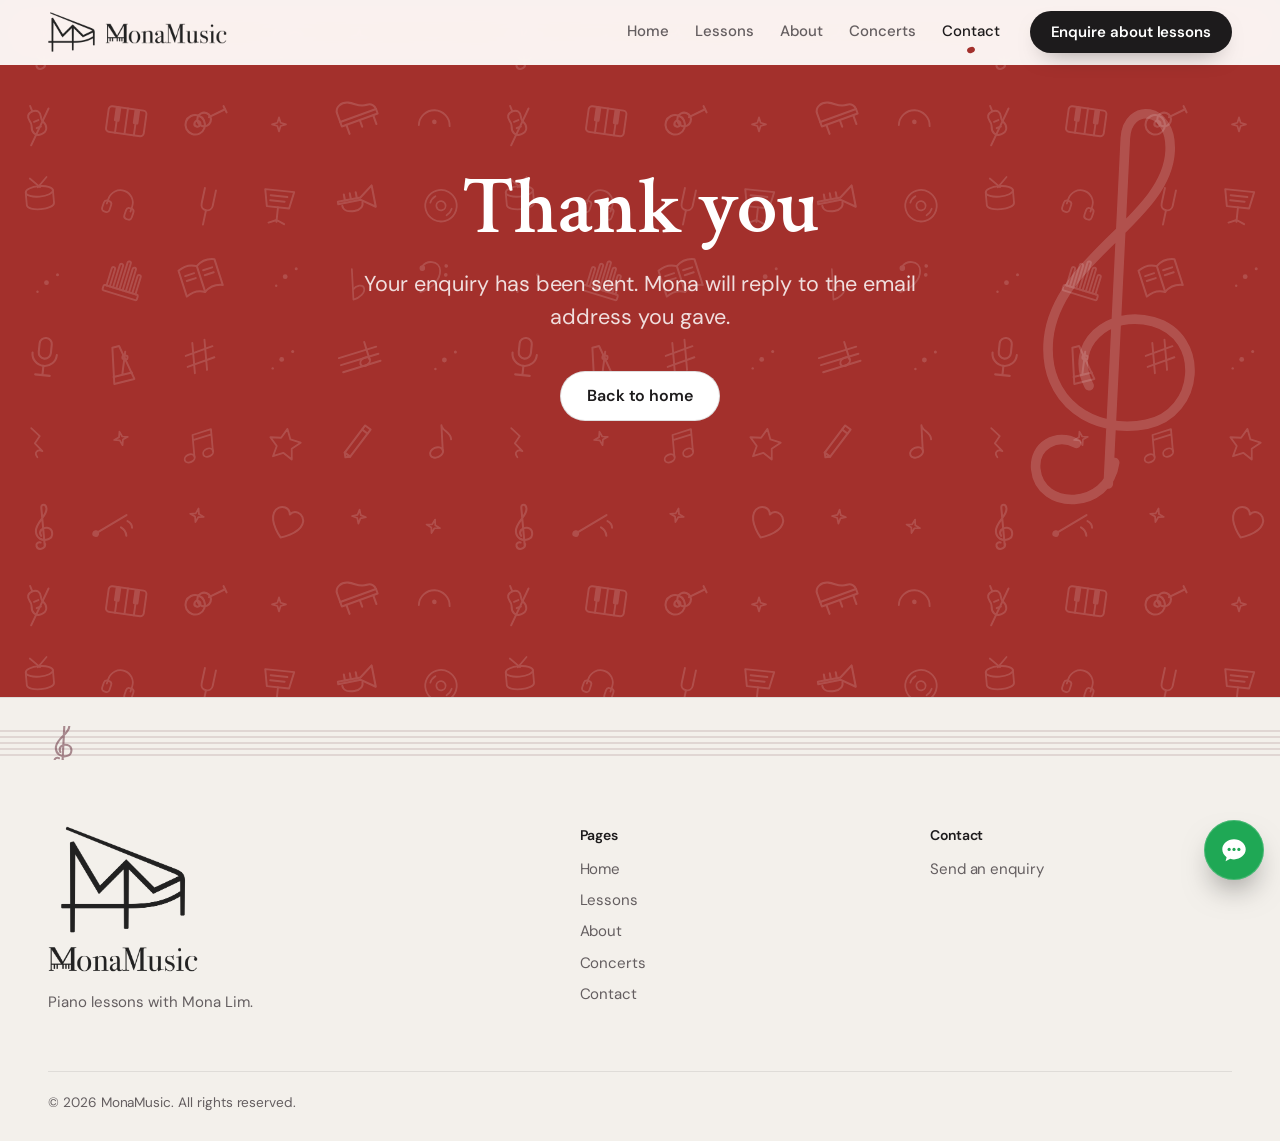
<file: contact/thanks/index.html>
<!DOCTYPE html>
<html lang="en">
<head>
<meta charset="utf-8">
<meta name="viewport" content="width=device-width, initial-scale=1">
<title>Enquiry sent | MonaMusic</title>
<meta name="description" content="Piano lessons with Mona Lim, educator and performer.">
<meta name="robots" content="noindex, nofollow">
<meta name="theme-color" content="#a3302c">
<meta property="og:type" content="website">
<meta property="og:site_name" content="MonaMusic">
<meta property="og:title" content="Enquiry sent | MonaMusic">
<meta property="og:description" content="Piano lessons with Mona Lim, educator and performer.">
<meta property="og:image" content="https://lyc-official.github.io/monamusic/og-image.jpg">
<meta name="twitter:card" content="summary_large_image">
<link rel="icon" href="../../favicon-32.png" type="image/png" sizes="32x32">
<link rel="icon" href="../../favicon-192.png" type="image/png" sizes="192x192">
<link rel="apple-touch-icon" href="../../apple-touch-icon.png">
<link rel="preload" href="../../assets/fonts/DMSans.woff" as="font" type="font/woff" crossorigin>
<link rel="preload" href="../../assets/fonts/CrimsonText-SemiBold.woff" as="font" type="font/woff" crossorigin>
<link rel="stylesheet" href="../../assets/css/site.css">
<noscript><link rel="stylesheet" href="../../assets/css/nojs.css"></noscript>
<script src="../../assets/js/boot.js"></script>
<script src="../../assets/js/site.js" defer></script>

</head>
<body class="page-thanks">
<div class="bg" aria-hidden="true"></div>
<a class="skip-link" href="#main">Skip to content</a>

<header class="site-header" data-header>
  <div class="site-header__inner">
    <a class="brand" href="../../" aria-label="MonaMusic home"><img class="brand__mark" src="../../assets/img/logo-mark.png" width="281" height="240" alt="" decoding="async"><img class="brand__word" src="../../assets/img/logo-wordmark.png" width="700" height="120" alt="" decoding="async"></a>
    <button class="nav-toggle" type="button" aria-expanded="false" aria-controls="site-menu" data-nav-toggle>
      <span class="nav-toggle__bars" aria-hidden="true"></span><span class="visually-hidden">Menu</span>
    </button>
    <nav class="site-nav" id="site-menu" aria-label="Main" data-nav>
      <ul><li><a href="../../">Home</a></li><li><a href="../../lessons/">Lessons</a></li><li><a href="../../about/">About</a></li><li><a href="../../concerts/">Concerts</a></li><li><a href="../../contact/" aria-current="page">Contact</a></li></ul>
      <a class="btn btn--key btn--sm site-nav__cta" href="../../contact/?type=lessons">Enquire about lessons</a>
    </nav>
  </div>
</header>
<main id="main" tabindex="-1">
<header class="page-head page-head--system"><div class="wrap page-head__text">
  <h1 class="h1" data-reveal>Thank you</h1>
  <p class="page-head__intro" data-reveal style="--d:1">Your enquiry has been sent. Mona will reply to the email address you gave.</p>
  <div class="actions actions--center" data-reveal style="--d:2"><a class="btn btn--white" href="../../">Back to home</a></div>
</div></header>
</main>
<footer class="site-footer">
  <div class="site-footer__inner wrap">
    <div class="site-footer__brand">
      <a class="brand--footer" href="../../" aria-label="MonaMusic home"><img class="brand__full" src="../../assets/img/logo-full.png" width="480" height="467" alt="" decoding="async"></a>
      <p>Piano lessons with Mona Lim.</p>
    </div>
    <nav aria-label="Footer">
      <h2 class="site-footer__h">Pages</h2>
      <ul><li><a href="../../">Home</a></li><li><a href="../../lessons/">Lessons</a></li><li><a href="../../about/">About</a></li><li><a href="../../concerts/">Concerts</a></li><li><a href="../../contact/">Contact</a></li></ul>
    </nav>
    <div>
      <h2 class="site-footer__h">Contact</h2>
      <ul><li><a href="../../contact/">Send an enquiry</a></li></ul>
    </div>
  </div>
  <p class="site-footer__legal wrap">&copy; 2026 MonaMusic. All rights reserved.</p>
</footer>

<div class="wa" data-wa>
  <div class="wa__panel" id="wa-panel" role="dialog" aria-labelledby="wa-title" hidden>
    <div class="wa__head">
      <span class="wa__avatar"><img class="wa__avatar-img" src="../../assets/img/logo-mark.png" width="281" height="240" alt="" decoding="async"></span>
      <div class="wa__who"><p class="wa__title" id="wa-title">MonaMusic</p><p class="wa__status">Piano lessons with Mona Lim</p></div>
      <button class="wa__close" type="button" aria-label="Close" data-wa-close><svg viewBox="0 0 24 24" aria-hidden="true"><path d="M6 6l12 12M18 6 6 18"/></svg></button>
    </div>
    <div class="wa__body">
      <p class="wa__bubble wa__bubble--in">Hello! Pick a topic and your message will open in WhatsApp, ready to send to Mona.</p>
      <div class="wa__topics" role="group" aria-label="Choose a topic">
        <button class="wa__chip" type="button" aria-pressed="true" data-wa-msg="Hi Mona, I found MonaMusic online and I would like to ask about piano lessons for my child.">Lessons for my child</button><button class="wa__chip" type="button" aria-pressed="false" data-wa-msg="Hi Mona, I found MonaMusic online and I would like to ask about piano lessons for myself.">Lessons for myself</button><button class="wa__chip" type="button" aria-pressed="false" data-wa-msg="Hi Mona, could you share your lesson fees and availability?">Fees and availability</button><button class="wa__chip" type="button" aria-pressed="false" data-wa-msg="Hi Mona, I would like to ask about a performance or event.">Performances</button>
      </div>
      <p class="wa__bubble wa__bubble--out" aria-live="polite" data-wa-preview>Hi Mona, I found MonaMusic online and I would like to ask about piano lessons for my child.</p>
    </div>
    <div class="wa__foot">
      <span class="wa__cta is-off" aria-disabled="true"><svg class="wa__cta-icon" viewBox="0 0 32 32" aria-hidden="true" focusable="false"><path d="M16 4.5c-6.9 0-12.5 4.8-12.5 10.8 0 3.4 1.8 6.4 4.6 8.4L7 28l5-2.6c1.3.4 2.6.6 4 .6 6.9 0 12.5-4.8 12.5-10.7S22.9 4.5 16 4.5Z" fill="currentColor"/><circle class="chat-dot" cx="10.8" cy="15.4" r="1.7"/><circle class="chat-dot" cx="16" cy="15.4" r="1.7"/><circle class="chat-dot" cx="21.2" cy="15.4" r="1.7"/></svg>Continue to WhatsApp</span><p class="wa__setup">Preview: Mona's WhatsApp number hasn't been added yet, so this link is switched off.</p>
      <p class="wa__note">Opens WhatsApp on your phone, or WhatsApp Desktop or WhatsApp Web on a computer.</p>
    </div>
  </div>
  <button class="wa__fab" aria-controls="wa-panel" aria-expanded="false" aria-haspopup="dialog" aria-label="Chat on WhatsApp" data-wa-fab type="button"><svg class="wa__icon" viewBox="0 0 32 32" aria-hidden="true" focusable="false"><path d="M16 4.5c-6.9 0-12.5 4.8-12.5 10.8 0 3.4 1.8 6.4 4.6 8.4L7 28l5-2.6c1.3.4 2.6.6 4 .6 6.9 0 12.5-4.8 12.5-10.7S22.9 4.5 16 4.5Z" fill="currentColor"/><circle class="chat-dot" cx="10.8" cy="15.4" r="1.7"/><circle class="chat-dot" cx="16" cy="15.4" r="1.7"/><circle class="chat-dot" cx="21.2" cy="15.4" r="1.7"/></svg><span class="wa__label" aria-hidden="true">Chat on WhatsApp</span></button>
</div>
</body>
</html>
</file>
<file: assets/css/site.css>
/* =====================================================================
   MonaMusic — styles
   ---------------------------------------------------------------------
   Layout borrows from Apple's product pages (frosted sticky nav, big
   rounded media, a swipeable card rail) and from leading music schools
   (one repeated enquiry action, teacher up front, short copy).
   Music is in the details, not the words: a doodle wallpaper behind,
   flat buttons with a light that follows the pointer, steps that rise
   on a staff, a keyboard along the call-to-action.

   Type   Crimson Text (headings) + DM Sans (everything else), self-hosted.
   Colour warm red page with white doodles; white panels; piano-black
          buttons; burgundy as the accent inside panels.
   Motion transform/opacity only (compositor-friendly), eased with
   cubic-bezier(.16,1,.3,1); all of it switches off with reduced motion.
   ===================================================================== */

/* ---------- fonts (self-hosted, OFL — licences in assets/fonts) ---------- */
@font-face { font-family: "DM Sans"; src: url("../fonts/DMSans.woff") format("woff"); font-weight: 100 1000; font-style: normal; font-display: swap; }
@font-face { font-family: "DM Sans"; src: url("../fonts/DMSans-Italic.woff") format("woff"); font-weight: 100 1000; font-style: italic; font-display: swap; }
@font-face { font-family: "Crimson Text"; src: url("../fonts/CrimsonText-SemiBold.woff") format("woff"); font-weight: 600; font-style: normal; font-display: swap; }
@font-face { font-family: "Crimson Text"; src: url("../fonts/CrimsonText-SemiBoldItalic.woff") format("woff"); font-weight: 600; font-style: italic; font-display: swap; }

/* ---------- tokens ---------- */
:root {
  --paper: #a3302c;      /* warm red page background */
  --red-deep: #8a2724;
  --sand: #f3f0eb;
  --white: #ffffff;
  /* Text tokens for things sitting directly on the red… */
  --ink: #ffffff;
  --ink-2: rgba(255, 255, 255, 0.84);
  --line: rgba(255, 255, 255, 0.24);
  --link: #ffffff;
  --focus: #ffffff;
  --dark: #1d1b1c;
  --wine: #693442;
  --wine-hi: #84495a;
  --wine-lo: #552a36;
  --wine-edge: #3c1b25;
  --gold: #d6bd8e;
  --stage: #000000;
  --error: #a3262a;

  --serif: "Crimson Text", "Iowan Old Style", "Palatino Linotype", Georgia, serif;
  --sans: "DM Sans", -apple-system, BlinkMacSystemFont, "Segoe UI", Roboto, "Helvetica Neue", Arial, sans-serif;

  --max: 1200px;
  --gutter: clamp(18px, 4.5vw, 48px);
  --space: clamp(72px, 10vw, 136px);
  --ease: cubic-bezier(0.16, 1, 0.3, 1);
  --shadow-panel: 0 1px 2px rgba(40, 8, 8, 0.12), 0 24px 48px -26px rgba(40, 8, 8, 0.5);
  --shadow-media: 0 1px 0 rgba(40, 8, 8, 0.1), 0 46px 80px -40px rgba(40, 8, 8, 0.6);
  --header-h: 64px;
}

/* …and inside white/cream surfaces they switch back to dark on light. */
.site-header, .site-footer, .mobile-bar, .panel, .tile--light, .card, .steps__card, .faq, .round-btn {
  --ink: #1d1b1c; --ink-2: #645e60; --line: rgba(29, 27, 28, 0.09); --link: var(--wine); --focus: var(--wine);
  color: var(--ink);
}

/* ---------- base ---------- */
*, *::before, *::after { box-sizing: border-box; }
* { min-width: 0; }
html { -webkit-text-size-adjust: 100%; text-size-adjust: 100%; scroll-padding-top: calc(var(--header-h) + 20px); }
body {
  margin: 0; background: var(--paper); color: var(--ink);
  font: 400 1.0625rem/1.55 var(--sans); letter-spacing: -0.003em;
  font-optical-sizing: auto; -webkit-font-smoothing: antialiased; -moz-osx-font-smoothing: grayscale;
  overflow-x: clip;
}
img { display: block; max-width: 100%; height: auto; }
picture { display: block; }
h1, h2, h3, p, figure, blockquote, dl, dd, ol, ul { margin: 0; }
ul, ol { padding: 0; list-style: none; }
button, input, select, textarea { font: inherit; color: inherit; }
a { color: var(--link); text-underline-offset: 0.2em; text-decoration-thickness: 1px; }
:focus-visible { outline: 2px solid var(--focus); outline-offset: 3px; border-radius: 4px; }
main:focus { outline: none; }
::selection { background: rgba(255, 255, 255, 0.3); }
p { max-width: 64ch; }
p + p { margin-top: 0.9em; }

.wrap { width: min(100% - 2 * var(--gutter), var(--max)); margin-inline: auto; }
.wrap--narrow { width: min(100% - 2 * var(--gutter), 860px); margin-inline: auto; }
.visually-hidden { position: absolute !important; width: 1px; height: 1px; overflow: hidden; clip: rect(0 0 0 0); clip-path: inset(50%); white-space: nowrap; }
.skip-link { position: absolute; left: 12px; top: -64px; z-index: 100; background: var(--dark); color: #fff; padding: 10px 16px; border-radius: 10px; }
.skip-link:focus { top: 12px; }

/* ---------- background: music doodle wallpaper (WhatsApp-style) ----------
   The tile is drawn in src/components/ui.js (doodleSvg) and inlined here as
   a data URI at build time. Strength: change `opacity` below. */
.bg { position: fixed; inset: -480px 0; z-index: -1; pointer-events: none; overflow: hidden; transform: translate3d(0, var(--py, 0px), 0); }
.bg::before {
  content: ""; position: absolute; inset: -480px;
  background: url("data:image/svg+xml,%3Csvg xmlns='http://www.w3.org/2000/svg' viewBox='0 0 480 480' width='480' height='480'%3E%3Cstyle%3Eg,path,rect,ellipse,circle{fill:none;stroke:%23ffffff;stroke-width:1.7;stroke-linecap:round;stroke-linejoin:round}.f{fill:%23ffffff;stroke:none}%3C/style%3E%3Cg transform='translate(41.5 46.4) rotate(-8) scale(1.20) translate(-20 -20)'%3E%3Cpath d='M21 35c-.6 4.4-7 4.6-7.4.6-.2-2.2 2-3.4 3.8-2.4M20.4 37 22 4.6c.2-3.4 4.4-3 4.2 1.2-.3 6.4-10.6 10-11.4 17.6-.6 6 4.4 9 9.2 8 5-1 5.6-8.2.6-9.6-4.2-1.2-8 2.2-6 6'/%3E%3C/g%3E%3Cg transform='translate(113.3 43.0) rotate(14) scale(1.21) translate(-20 -20)'%3E%3Cpath d='M7 33 29 11'/%3E%3Ccircle class='f' cx='8' cy='32' r='2.8'/%3E%3Cpath d='M27 22c3 .8 5 2.6 6 5.6M31 15.6c2.6.6 4.4 2 5 4.4'/%3E%3C/g%3E%3Cpath transform='translate(197.0 35.3) rotate(13)' d='M0-7 1.6-1.6 7 0 1.6 1.6 0 7-1.6 1.6-7 0-1.6-1.6z'/%3E%3Cg transform='translate(286.3 43.2) rotate(22) scale(1.18) translate(-20 -20)'%3E%3Cpath d='M20 33S7 25 7 15.6C7 11 10.6 8 14.2 8c3 0 5 2 5.8 4 .8-2 2.8-4 5.8-4C29.4 8 33 11 33 15.6 33 25 20 33 20 33z'/%3E%3C/g%3E%3Cpath transform='translate(359.0 36.6) rotate(5)' d='M0-7 1.6-1.6 7 0 1.6 1.6 0 7-1.6 1.6-7 0-1.6-1.6z'/%3E%3Cpath transform='translate(433.3 46.3) rotate(15)' d='M0-7 1.6-1.6 7 0 1.6 1.6 0 7-1.6 1.6-7 0-1.6-1.6z'/%3E%3Cg transform='translate(37.9 125.2) rotate(-22) scale(1.15) translate(-20 -20)'%3E%3Cpath d='M20 7c4.4 0 6.4 3.2 5.2 7-.6 2-.6 3 .2 4.8 2 4.4.8 9.6-5.4 9.6s-7.4-5.2-5.4-9.6c.8-1.8.8-2.8.2-4.8C13.6 10.2 15.6 7 20 7z'/%3E%3Cpath d='M20 7V2M18 16h4M18 22h4M8 34 34 10'/%3E%3C/g%3E%3Cg transform='translate(126.3 120.7) rotate(8) scale(1.12) translate(-20 -20)'%3E%3Crect x='3' y='9' width='34' height='23' rx='3'/%3E%3Cpath d='M11.5 9v23M20 9v23M28.5 9v23'/%3E%3Crect class='f' x='9' y='9' width='5' height='13' rx='1'/%3E%3Crect class='f' x='26' y='9' width='5' height='13' rx='1'/%3E%3C/g%3E%3Cg transform='translate(204.9 119.1) rotate(19) scale(1.22) translate(-20 -20)'%3E%3Ccircle cx='14' cy='27' r='8'/%3E%3Ccircle cx='19.5' cy='20.5' r='5.6'/%3E%3Ccircle cx='15.4' cy='25.6' r='2.4'/%3E%3Cpath d='M22.6 17.4 33 7'/%3E%3Cpath d='m31 5 4 4'/%3E%3C/g%3E%3Cpath transform='translate(279.0 124.4) rotate(0)' d='M0-7 1.6-1.6 7 0 1.6 1.6 0 7-1.6 1.6-7 0-1.6-1.6z'/%3E%3Cg transform='translate(356.2 113.7) rotate(-20) scale(1.19) translate(-20 -20)'%3E%3Cpath d='M5 26V14.4c0-5.4 6.2-8 12-5.4 5.2 2.4 7.2 7 14 7 4 0 6 3 6 6v4z'/%3E%3Cpath d='M5 22h32M9 26v8M33 26v8M21 26v6'/%3E%3C/g%3E%3Cg transform='translate(434.5 117.9) rotate(2) scale(1.10) translate(-20 -20)'%3E%3Cpath d='M6 27a14 14 0 0 1 28 0'/%3E%3Ccircle class='f' cx='20' cy='23.6' r='2.1'/%3E%3C/g%3E%3Cg transform='translate(39.6 194.5) rotate(-5) scale(1.05) translate(-20 -20)'%3E%3Cellipse cx='20' cy='17' rx='13' ry='5'/%3E%3Cpath d='M7 17v12c0 3 6 5 13 5s13-2 13-5V17M12 4l9 9M28 4l-9 9'/%3E%3C/g%3E%3Cg transform='translate(121.0 200.7) rotate(19) scale(1.04) translate(-20 -20)'%3E%3Cpath d='M8 27v-5a12 12 0 0 1 24 0v5'/%3E%3Crect x='5' y='24' width='7.4' height='11' rx='3'/%3E%3Crect x='27.6' y='24' width='7.4' height='11' rx='3'/%3E%3C/g%3E%3Cg transform='translate(206.7 206.9) rotate(12) scale(1.13) translate(-20 -20)'%3E%3Cpath d='M15 4v14c0 3 2.2 5 5 5s5-2 5-5V4M20 23v13'/%3E%3C/g%3E%3Cg transform='translate(278.2 205.1) rotate(6) scale(1.12) translate(-20 -20)'%3E%3Cpath d='M7 7h26l-3 15H10z'/%3E%3Cpath d='M12.4 12h15M12.4 16.4h13M20 22v13M13 36.4l7-3 7 3'/%3E%3C/g%3E%3Cg transform='translate(357.3 200.5) rotate(-11) scale(1.21) translate(-20 -20)'%3E%3Cpath d='M4 18h19l11-8v18l-11-8H4z'/%3E%3Cpath d='M10 18v-5M15 18v-5M20 18v-5M7 22c0 4 4 6 9 6s8-2 8-6'/%3E%3C/g%3E%3Cg transform='translate(441.0 205.7) rotate(-16) scale(1.05) translate(-20 -20)'%3E%3Ccircle cx='20' cy='20' r='15'/%3E%3Ccircle cx='20' cy='20' r='4.4'/%3E%3Cpath d='M11 14.4a11 11 0 0 1 6.4-4.6M29 25.6a11 11 0 0 1-6.4 4.6'/%3E%3C/g%3E%3Ccircle class='f' cx='46.5' cy='282.7' r='2.4'/%3E%3Ccircle class='f' cx='57.5' cy='274.7' r='1.5'/%3E%3Ccircle class='f' cx='37.5' cy='291.7' r='1.2'/%3E%3Cg transform='translate(124.6 278.1) rotate(17) scale(1.12) translate(-20 -20)'%3E%3Cpath d='M6.5 31V15a1.5 1.5 0 0 1 3 0v16M12.5 31V10a1.5 1.5 0 0 1 3 0v21M18.5 31V6a1.5 1.5 0 0 1 3 0v25M24.5 31V10a1.5 1.5 0 0 1 3 0v21M30.5 31V15a1.5 1.5 0 0 1 3 0v16'/%3E%3Crect x='4' y='31' width='32' height='5' rx='1.2'/%3E%3C/g%3E%3Cg transform='translate(200.1 276.2) rotate(-18) scale(1.18) translate(-20 -20)'%3E%3Cpath d='M4 10c5.4-2.4 10.6-2.4 16 1 5.4-3.4 10.6-3.4 16-1v23c-5.4-2.4-10.6-2.4-16 1-5.4-3.4-10.6-3.4-16-1z'/%3E%3Cpath d='M20 11v23M8 16h8M8 20.4h8M24 16h8M24 20.4h8'/%3E%3C/g%3E%3Ccircle class='f' cx='285.2' cy='276.7' r='2.4'/%3E%3Ccircle class='f' cx='296.2' cy='268.7' r='1.5'/%3E%3Ccircle class='f' cx='276.2' cy='285.7' r='1.2'/%3E%3Cg transform='translate(357.8 285.1) rotate(-3) scale(1.02) translate(-20 -20)'%3E%3Cpath d='M15 4v30c6.4-1.4 12-6.4 11-10.6-1-4.6-8-3-11 1'/%3E%3C/g%3E%3Cg transform='translate(433.3 273.5) rotate(3) scale(1.08) translate(-20 -20)'%3E%3Cpath d='M9 15c2.4-7.4 16.6-8 17.2 2.2.6 9.2-7.4 16.6-17.2 20.6'/%3E%3Ccircle class='f' cx='9.6' cy='15.6' r='2.6'/%3E%3Ccircle class='f' cx='31.6' cy='12.4' r='1.7'/%3E%3Ccircle class='f' cx='31.6' cy='20.6' r='1.7'/%3E%3C/g%3E%3Cg transform='translate(44.3 357.4) rotate(6) scale(1.22) translate(-20 -20)'%3E%3Crect x='15' y='4' width='10' height='17' rx='5'/%3E%3Cpath d='M10 17a10 10 0 0 0 20 0M20 27v7M14 34.6h12'/%3E%3C/g%3E%3Cg transform='translate(119.9 363.6) rotate(-14) scale(1.15) translate(-20 -20)'%3E%3Cpath d='M11 36 17 5h6l6 31z'/%3E%3Cpath d='M11.8 30h16.4M20 29l7-18'/%3E%3Crect x='23.4' y='14.2' width='4.4' height='3.2' rx='1' transform='rotate(22 25.6 15.8)'/%3E%3C/g%3E%3Cg transform='translate(199.9 356.4) rotate(-10) scale(1.12) translate(-20 -20)'%3E%3Cpath d='M15.4 7 13 34M26.6 6l-2.4 27M7.6 17.4l25-4.4M7.6 27.4l25-4.4'/%3E%3C/g%3E%3Ccircle class='f' cx='281.7' cy='359.4' r='2.4'/%3E%3Ccircle class='f' cx='292.7' cy='351.4' r='1.5'/%3E%3Ccircle class='f' cx='272.7' cy='368.4' r='1.2'/%3E%3Cg transform='translate(359.9 360.1) rotate(-17) scale(1.15) translate(-20 -20)'%3E%3Cpath d='M3 13h34M3 19.4h34M3 25.8h34'/%3E%3Cellipse cx='24' cy='22.6' rx='4.6' ry='3.3' transform='rotate(-20 24 22.6)'/%3E%3Cpath d='M28.2 21.6V6'/%3E%3C/g%3E%3Ccircle class='f' cx='444.4' cy='360.0' r='2.4'/%3E%3Ccircle class='f' cx='455.4' cy='352.0' r='1.5'/%3E%3Ccircle class='f' cx='435.4' cy='369.0' r='1.2'/%3E%3Cg transform='translate(36.0 443.8) rotate(-6) scale(1.04) translate(-20 -20)'%3E%3Cpath d='M17 4.6l7.4 8.4-5.4 6.4 6.4 8.2c-4.4-2.2-8.6.2-5.4 5.4'/%3E%3C/g%3E%3Cpath transform='translate(121.0 438.4) rotate(-13)' d='M0-7 1.6-1.6 7 0 1.6 1.6 0 7-1.6 1.6-7 0-1.6-1.6z'/%3E%3Cg transform='translate(200.2 445.9) rotate(-5) scale(1.05) translate(-20 -20)'%3E%3Cellipse cx='9' cy='31' rx='5' ry='3.7' transform='rotate(-20 9 31)'/%3E%3Cellipse cx='27' cy='27' rx='5' ry='3.7' transform='rotate(-20 27 27)'/%3E%3Cpath d='M13.6 30V9l18-4v21M13.6 14l18-4'/%3E%3C/g%3E%3Cg transform='translate(284.7 444.7) rotate(10) scale(1.07) translate(-20 -20)'%3E%3Cpath d='m20 5 4.4 9.2 10 1.3-7.3 7 1.8 10-8.9-4.8-8.9 4.8 1.8-10-7.3-7 10-1.3z'/%3E%3C/g%3E%3Cg transform='translate(357.0 436.3) rotate(-8) scale(1.20) translate(-20 -20)'%3E%3Cpath d='M8 32 28 12l4 4-20 20H8z'/%3E%3Cpath d='M25 15l4 4M8 32l4 4'/%3E%3C/g%3E%3Cg transform='translate(442.7 440.9) rotate(-3) scale(1.12) translate(-20 -20)'%3E%3Cellipse cx='14' cy='30' rx='6' ry='4.4' transform='rotate(-20 14 30)'/%3E%3Cpath d='M19.6 29V6c0 5 8 6 8 13'/%3E%3C/g%3E%3C/svg%3E") 0 0 / 480px 480px repeat;
  opacity: 0.15;
}
@media (prefers-reduced-motion: no-preference) {
  /* drifts exactly one tile, so the loop is seamless */
  .bg::before { animation: drift 140s linear infinite; will-change: transform; }
}
@keyframes drift { from { transform: translate3d(0, 0, 0); } to { transform: translate3d(480px, 480px, 0); } }
@media (max-width: 599px) {
  .bg { inset: -380px 0; }
  .bg::before { background-size: 380px 380px; inset: -380px; }
  @keyframes drift { from { transform: translate3d(0, 0, 0); } to { transform: translate3d(380px, 380px, 0); } }
}

/* ---------- type ---------- */
.h1, .h2, .h3, .event__title, .pull blockquote {
  font-family: var(--serif); font-weight: 600; color: var(--ink);
  text-wrap: balance; font-kerning: normal;
}
.h1 { font-size: clamp(2.8rem, 1.7rem + 4.2vw, 5.1rem); line-height: 1.02; letter-spacing: -0.018em; }

.h2 { font-size: clamp(2.1rem, 1.5rem + 2.3vw, 3.5rem); line-height: 1.04; letter-spacing: -0.014em; }
.h3 { font-size: clamp(1.45rem, 1.3rem + 0.5vw, 1.75rem); line-height: 1.12; letter-spacing: -0.008em; }
.lead { font-size: clamp(1.15rem, 1.05rem + 0.45vw, 1.35rem); line-height: 1.5; color: var(--ink); }

/* ---------- reveal on scroll (enabled by boot.js adding .js) ---------- */
.js [data-reveal] {
  opacity: 0; transform: translate3d(0, 26px, 0);
  transition: opacity 0.9s var(--ease), transform 1.1s var(--ease);
  transition-delay: calc(var(--d, 0) * 80ms);
}
.js [data-reveal].is-in { opacity: 1; transform: none; }
@media (prefers-reduced-motion: reduce) {
  .js [data-reveal] { transform: none; transition: opacity 0.3s linear; transition-delay: 0s; }
}

/* ---------- buttons: flat, with a light that follows the pointer ---------- */
.btn {
  position: relative; isolation: isolate; overflow: hidden;
  display: inline-flex; align-items: center; justify-content: center; gap: 8px;
  min-height: 50px; padding: 0 26px;
  border: 1px solid transparent; border-radius: 999px; cursor: pointer;
  font: 600 1rem/1 var(--sans); letter-spacing: -0.005em; text-decoration: none; white-space: nowrap;
  -webkit-tap-highlight-color: transparent; user-select: none;
  transition: background-color 0.25s var(--ease), border-color 0.25s var(--ease), box-shadow 0.3s var(--ease), transform 0.15s var(--ease);
}
.btn::after { /* light that follows the pointer (position set by site.js) */
  content: ""; position: absolute; inset: 0; border-radius: inherit; z-index: -1; pointer-events: none;
  background: radial-gradient(130px circle at var(--mx, 50%) var(--my, 50%), rgba(255, 255, 255, 0.32), transparent 65%);
  opacity: 0; transition: opacity 0.3s;
}
.btn:hover::after { opacity: 1; }
.btn:active { transform: scale(0.98); }

.btn--key { color: #fff; background: var(--dark); box-shadow: 0 10px 24px -14px rgba(0, 0, 0, 0.6); }
.btn--key:hover { background: #000; box-shadow: 0 14px 30px -14px rgba(0, 0, 0, 0.7); }

.btn--white { color: var(--dark); background: #fff; border-color: rgba(29, 27, 28, 0.14); }
.btn--white::after { background: radial-gradient(130px circle at var(--mx, 50%) var(--my, 50%), rgba(163, 48, 44, 0.14), transparent 65%); }
.btn--white:hover { border-color: rgba(29, 27, 28, 0.28); }

.btn--sm { min-height: 42px; padding: 0 20px; font-size: 0.9375rem; }
.btn--lg { min-height: 56px; padding: 0 32px; font-size: 1.0625rem; }
.btn--block { width: 100%; }
.btn[disabled] { opacity: 0.7; cursor: progress; transform: none; }

.actions { display: flex; flex-wrap: wrap; align-items: center; gap: 14px 16px; margin-top: clamp(26px, 3vw, 36px); }
.actions--center { justify-content: center; }

.link {
  font-weight: 600; color: var(--link); text-decoration: none;
  background: linear-gradient(currentColor, currentColor) 0 100% / 100% 1px no-repeat;
  padding-bottom: 3px; transition: background-size 0.3s var(--ease);
}
.link:hover { background-size: 100% 2px; }
.link--light { color: #fff; }

.round-btn {
  display: inline-grid; place-items: center; width: 46px; height: 46px;
  border: 1px solid rgba(29, 27, 28, 0.14); border-radius: 50%; cursor: pointer; color: var(--ink); background: #fff;
  transition: background-color 0.2s, border-color 0.2s, opacity 0.2s, transform 0.15s;
}
.round-btn svg { width: 22px; height: 22px; fill: none; stroke: currentColor; stroke-width: 2; stroke-linecap: round; stroke-linejoin: round; }
.round-btn:hover { background: var(--sand); border-color: rgba(29, 27, 28, 0.26); }
.round-btn:active { transform: scale(0.95); }
.round-btn[disabled] { opacity: 0.35; cursor: default; transform: none; }

/* ---------- panels, media, tilt ---------- */
.panel { background: var(--white); border-radius: 24px; border: 1px solid rgba(29, 27, 28, 0.05); box-shadow: var(--shadow-panel); }
.media { border-radius: 30px; overflow: hidden; background: var(--sand); box-shadow: var(--shadow-media); }
.media picture, .media img { width: 100%; height: 100%; }
.media img { object-fit: cover; }
.media--wide { aspect-ratio: 21 / 9; }
.media--portrait { aspect-ratio: 4 / 5; }

/* Video in a media frame (home, Meet Mona): silent loop, then full clip. */
.vid-figure { margin: 0; }
.vid { position: relative; }
.vid [hidden] { display: none !important; }
.vid__el { display: block; width: 100%; height: 100%; object-fit: cover; background: var(--dark); }
.vid__play { position: absolute; left: 16px; bottom: 16px; z-index: 1; min-height: 46px; padding: 0 20px; }
.vid__icon { width: 12px; height: 12px; fill: currentColor; flex: none; }
.vid__time { margin-left: 2px; padding-left: 10px; border-left: 1px solid rgba(29, 27, 28, 0.2); font-weight: 500; opacity: 0.7; font-variant-numeric: tabular-nums; }
.vid__toggle {
  position: absolute; top: 14px; right: 14px; z-index: 1;
  display: grid; place-items: center; width: 38px; height: 38px; padding: 0;
  border: 0; border-radius: 50%; color: #fff; background: rgba(29, 27, 28, 0.5);
  cursor: pointer; -webkit-backdrop-filter: blur(6px); backdrop-filter: blur(6px); transition: background 0.2s;
}
.vid__toggle:hover { background: rgba(29, 27, 28, 0.72); }
.vid__toggle:focus-visible { outline: 2px solid #fff; outline-offset: 2px; }
.vid__toggle svg { width: 14px; height: 14px; fill: currentColor; }
.vid__toggle .vid__resume, .vid.is-paused .vid__toggle .vid__pause { display: none; }
.vid.is-paused .vid__toggle .vid__resume { display: block; }
.vid-figure__cap { margin-top: 12px; font-size: 0.95rem; opacity: 0.82; }

.tilt {
  position: relative; transform-style: preserve-3d;
  transform: perspective(1100px) rotateX(var(--rx, 0deg)) rotateY(var(--ry, 0deg)) translate3d(0, var(--lift, 0px), 0);
  transition: transform 0.6s var(--ease), box-shadow 0.6s var(--ease);
}
.tilt.is-tilting { transition: transform 0.12s linear, box-shadow 0.4s var(--ease); }
.tilt__glare {
  position: absolute; inset: 0; border-radius: inherit; pointer-events: none; z-index: 2;
  background: radial-gradient(520px circle at var(--gx, 50%) var(--gy, 0%), rgba(255, 255, 255, 0.22), transparent 45%);
  opacity: 0; transition: opacity 0.4s;
  mix-blend-mode: soft-light;
}
.tilt.is-tilting .tilt__glare { opacity: 1; }

/* ---------- header ---------- */
.site-header {
  position: sticky; top: 0; z-index: 50;
  background: rgba(251, 250, 248, 0.96);
  -webkit-backdrop-filter: saturate(180%) blur(18px); backdrop-filter: saturate(180%) blur(18px);
  border-bottom: 1px solid transparent; transition: border-color 0.3s, background-color 0.3s;
}
.site-header[data-scrolled] { border-bottom-color: var(--line); background: rgba(251, 250, 248, 0.98); }
.site-header__inner { width: min(100% - 2 * var(--gutter), var(--max)); margin-inline: auto; min-height: var(--header-h); display: flex; align-items: center; justify-content: space-between; gap: 24px; }
/* MonaMusic logo: the piano "M" symbol beside the "MonaMusic" lettering. */
.brand { display: inline-flex; align-items: center; gap: 10px; text-decoration: none; flex: none; }
.brand__mark { display: block; width: auto; height: 40px; }
.brand__word { display: block; width: auto; height: 21px; margin-top: 3px; }
.brand:hover .brand__mark, .brand:hover .brand__word { opacity: 0.78; }
.brand img { transition: opacity 0.2s; }
.site-nav { display: flex; align-items: center; gap: 30px; }
.site-nav ul { display: flex; gap: 26px; }
.site-nav ul a { position: relative; display: inline-block; padding: 8px 0; color: var(--ink-2); text-decoration: none; font-size: 0.9375rem; font-weight: 500; transition: color 0.2s; }
.site-nav ul a:hover, .site-nav ul a[aria-current="page"] { color: var(--ink); }
.site-nav ul a[aria-current="page"]::after { content: ""; position: absolute; left: 50%; bottom: 0; width: 5px; height: 5px; margin-left: -2.5px; border-radius: 50%; background: var(--wine); }

.nav-toggle { display: none; width: 44px; height: 44px; border: 0; background: none; cursor: pointer; place-items: center; color: var(--ink); }
.nav-toggle__bars, .nav-toggle__bars::before, .nav-toggle__bars::after { display: block; width: 20px; height: 1.6px; border-radius: 2px; background: currentColor; transition: transform 0.35s var(--ease), background-color 0.2s; }
.nav-toggle__bars { position: relative; }
.nav-toggle__bars::before, .nav-toggle__bars::after { content: ""; position: absolute; left: 0; }
.nav-toggle__bars::before { top: -6px; }
.nav-toggle__bars::after { top: 6px; }
.nav-toggle[aria-expanded="true"] .nav-toggle__bars { background: transparent; }
.nav-toggle[aria-expanded="true"] .nav-toggle__bars::before { transform: translateY(6px) rotate(45deg); }
.nav-toggle[aria-expanded="true"] .nav-toggle__bars::after { transform: translateY(-6px) rotate(-45deg); }

@media (max-width: 959px) {
  .nav-toggle { display: grid; }
  .site-nav {
    position: absolute; top: 100%; left: 0; right: 0; z-index: 49;
    height: calc(100vh - var(--menu-top, var(--header-h))); height: calc(100dvh - var(--menu-top, var(--header-h)));
    flex-direction: column; align-items: stretch; gap: 28px; padding: 18px var(--gutter) 40px;
    background: rgba(251, 250, 248, 0.97); overflow-y: auto; overscroll-behavior: contain;
    visibility: hidden; opacity: 0; transform: translate3d(0, -10px, 0);
    transition: opacity 0.3s var(--ease), transform 0.4s var(--ease), visibility 0s linear 0.4s;
  }
  .site-header[data-open] .site-nav { visibility: visible; opacity: 1; transform: none; transition: opacity 0.3s var(--ease), transform 0.4s var(--ease), visibility 0s; }
  .site-nav ul { flex-direction: column; gap: 0; }
  .site-nav ul li { border-bottom: 1px solid var(--line); }
  .site-nav ul a { display: block; padding: 18px 0; font: 600 1.75rem/1.1 var(--serif); color: var(--ink); }
  .site-nav ul a[aria-current="page"] { color: var(--wine); }
  .site-nav ul a[aria-current="page"]::after { display: none; }
  .site-nav__cta { align-self: stretch; min-height: 54px; font-size: 1.0625rem; }
}
body[data-menu-open] { overflow: hidden; }

/* ---------- sections ---------- */
.section { padding-block: var(--space) 0; }
.section--tight { padding-top: clamp(56px, 7vw, 96px); }
.section--flush { padding-top: 0; }
main > :last-child { padding-bottom: var(--space); }
.section-head { display: flex; align-items: end; justify-content: space-between; gap: 20px 32px; flex-wrap: wrap; margin-bottom: clamp(28px, 3.4vw, 44px); }

/* ---------- hero: one full-screen frame; photos cross-fade behind fixed text ---------- */
.hero { padding-top: 0; }
.showcase { position: relative; height: calc(100svh - var(--header-h)); min-height: 560px; overflow: hidden; background: #141012; }
.showcase__frames, .frame, .frame picture, .frame img { position: absolute; inset: 0; width: 100%; height: 100%; }
.frame { opacity: 0; transition: opacity 1.6s ease; }
.frame.is-current { opacity: 1; }
.frame img { object-fit: cover; transform: scale(1.08); transition: transform 9s linear; }
.frame.is-current img { transform: scale(1); }
/* Video slide: full screen like the photos. Its cover image shows first and
   the silent loop fades in over it; no slow zoom, so the two line up. */
.frame__video { position: absolute; inset: 0; width: 100%; height: 100%; object-fit: cover; opacity: 0; transition: opacity 0.6s ease; }
.frame.is-playing .frame__video { opacity: 1; }
.showcase .frame--video img { transform: none; transition: none; }
.showcase { touch-action: pan-y; } /* sideways swipes change the slide */
.showcase::after { /* shade so the fixed words read on every photo */
  content: ""; position: absolute; inset: 0; z-index: 1; pointer-events: none;
  background:
    linear-gradient(0deg, rgba(12, 8, 10, 0.84) 0%, rgba(12, 8, 10, 0.55) 34%, rgba(12, 8, 10, 0.14) 62%, rgba(12, 8, 10, 0.05) 100%),
    radial-gradient(90% 70% at 0% 100%, rgba(12, 8, 10, 0.45), rgba(12, 8, 10, 0) 70%);
}
.showcase__text { position: absolute; left: 0; right: 0; bottom: 0; z-index: 2; padding-bottom: clamp(96px, 11vh, 132px); color: #fff; }
.h1--hero { color: #fff; text-shadow: 0 2px 24px rgba(0, 0, 0, 0.3); max-width: 13ch; font-size: clamp(3rem, 1.4rem + 5.4vw, 6.6rem); line-height: 0.96; }
.showcase__sub { margin-top: clamp(14px, 1.6vw, 20px); font-size: clamp(1.1rem, 0.98rem + 0.55vw, 1.45rem); color: rgba(255, 255, 255, 0.92); max-width: 36ch; text-shadow: 0 1px 14px rgba(0, 0, 0, 0.5); }
.showcase .actions { margin-top: clamp(22px, 2.6vw, 32px); }
.showcase .btn--white { border-color: transparent; }
.showcase .btn--key { background: var(--paper); box-shadow: 0 12px 28px -12px rgba(0, 0, 0, 0.6); }
.showcase .btn--key:hover { background: var(--red-deep); }
.showcase__pill {
  position: absolute; left: 50%; bottom: clamp(22px, 3vh, 34px); z-index: 3; transform: translateX(-50%);
  display: flex; align-items: center; padding: 0 4px; border-radius: 99px;
  background: rgba(20, 14, 17, 0.36); -webkit-backdrop-filter: blur(14px) saturate(160%); backdrop-filter: blur(14px) saturate(160%);
  box-shadow: inset 0 1px 0 rgba(255, 255, 255, 0.14);
}
.dot { display: grid; place-items: center; width: 24px; height: 40px; padding: 0; border: 0; background: none; cursor: pointer; }
.dot span { position: relative; display: block; width: 8px; height: 8px; border-radius: 99px; background: rgba(255, 255, 255, 0.5); overflow: hidden; transition: width 0.45s var(--ease), background-color 0.3s; }
.dot:hover span { background: rgba(255, 255, 255, 0.8); }
.dot.is-current { width: 48px; }
.dot.is-current span { width: 36px; background: rgba(255, 255, 255, 0.35); }
.dot.is-current span::after { content: ""; position: absolute; inset: 0; background: #fff; border-radius: inherit; transform-origin: left; transform: scaleX(1); }
.showcase[data-playing] .dot.is-current span::after { animation: dot-fill var(--interval, 6s) linear both; }
@keyframes dot-fill { from { transform: scaleX(0); } to { transform: scaleX(1); } }
.showcase__arrow {
  display: grid; place-items: center; flex: none; width: 40px; height: 40px; padding: 0;
  border: 0; border-radius: 50%; background: none; color: #fff; cursor: pointer; transition: background-color 0.2s;
}
.showcase__arrow:hover { background: rgba(255, 255, 255, 0.16); }
.showcase__arrow svg { width: 20px; height: 20px; fill: none; stroke: currentColor; stroke-width: 2; stroke-linecap: round; stroke-linejoin: round; }
.showcase__arrow:first-child { margin-right: 4px; }
.showcase__arrow:last-child { margin-left: 4px; }
.showcase :focus-visible { outline-color: #fff; }

.facts {
  position: relative; z-index: 2;
  margin: clamp(20px, 2.4vw, 28px) auto 0; width: min(940px, 100%);
  display: grid; grid-template-columns: repeat(auto-fit, minmax(150px, 1fr));
  padding: 8px; border-radius: 22px;
}
.facts__item { display: flex; align-items: center; gap: 14px; padding: 14px 20px; }
.facts__item + .facts__item { border-left: 1px solid var(--line); }
.facts__ico { flex: none; display: grid; place-items: center; width: 42px; height: 42px; border-radius: 12px; background: rgba(163, 48, 44, 0.08); color: var(--paper); }
.facts__ico .ico { width: 28px; height: 28px; }
.facts dt { font-size: 0.8125rem; color: var(--ink-2); }
.facts dd { margin-top: 2px; font: 600 1.35rem/1.15 var(--serif); }

/* ---------- home: tiles ---------- */
.tiles { display: grid; grid-template-columns: repeat(2, minmax(0, 1fr)); gap: clamp(16px, 2vw, 24px); }
.tile {
  display: flex; flex-direction: column; height: 100%;
  min-height: clamp(520px, 50vw, 640px); border-radius: 32px; overflow: hidden;
}
.tile--light { background: var(--white); box-shadow: var(--shadow-panel); border: 1px solid rgba(29, 27, 28, 0.05); }
.tile--dark { background: var(--stage); color: #f2eeea; box-shadow: 0 40px 70px -40px rgba(0, 0, 0, 0.6); }
.tile--dark .h2 { color: #fff; }
.tile--dark p { color: #bdb5b8; }
.tile:hover { --lift: -4px; }
.tile__text { padding: clamp(28px, 3.6vw, 48px) clamp(26px, 3.4vw, 44px) 22px; }
.tile__text p { margin-top: 12px; color: var(--ink-2); max-width: 38ch; }
.tile__links { display: flex; flex-wrap: wrap; align-items: center; gap: 12px 22px; margin-top: 22px; }
.tile__media { flex: 1; min-height: 260px; margin: 0 clamp(12px, 1.6vw, 20px) clamp(12px, 1.6vw, 20px); border-radius: 22px; overflow: hidden; }
.tile__media picture, .tile__media img { width: 100%; height: 100%; }
.tile__media img { object-fit: cover; transform: scale(1.02); transition: transform 1.2s var(--ease); }
.tile:hover .tile__media img { transform: scale(1.06); }

/* ---------- card rail ---------- */
.rail__controls { display: flex; gap: 10px; }
.rail__viewport {
  --pad: max(var(--gutter), calc((100% - var(--max)) / 2));
  overflow-x: auto; overscroll-behavior-x: contain; scroll-snap-type: x mandatory; scroll-padding-inline: var(--pad);
  padding: 10px var(--pad) 44px; scrollbar-width: none; -webkit-overflow-scrolling: touch;
}
.rail__viewport::-webkit-scrollbar { display: none; }
.rail__viewport:focus-visible { outline-offset: -4px; border-radius: 20px; }
.rail__track { display: flex; gap: clamp(14px, 1.6vw, 20px); width: max-content; }
.rail__item { flex: 0 0 clamp(268px, 29vw, 352px); scroll-snap-align: start; }

.card {
  display: flex; flex-direction: column; height: clamp(430px, 40vw, 500px);
  background: var(--white); border-radius: 26px; overflow: hidden;
  border: 1px solid rgba(29, 27, 28, 0.05); box-shadow: var(--shadow-panel);
}
.card:hover { --lift: -6px; box-shadow: 0 1px 2px rgba(29, 27, 28, 0.04), 0 34px 60px -30px rgba(66, 33, 45, 0.38); }
.card__text { padding: 26px 26px 18px; }
.card__text p { margin-top: 8px; color: var(--ink-2); font-size: 0.97rem; }
.card__media { flex: 1; margin: 0 12px 12px; border-radius: 18px; overflow: hidden; }
.card__media picture, .card__media img { width: 100%; height: 100%; }
.card__media img { object-fit: cover; }
.card--art { background: radial-gradient(130% 90% at 20% 0%, #3b3134, var(--dark) 55%, #121011); color: #fff; border-color: transparent; }
.card--art .h3 { color: #fff; }
.card--art p { color: rgba(255, 255, 255, 0.78); }
.card__keys { margin: auto 12px 12px; height: 46%; border-radius: 16px; box-shadow: 0 18px 30px -18px rgba(0, 0, 0, 0.6); }

/* ---------- piano keys (one octave tiled) ---------- */
.keys {
  height: 56px; border-radius: 10px; overflow: hidden;
  background: url("data:image/svg+xml,%3Csvg xmlns='http://www.w3.org/2000/svg' viewBox='0 0 168 100' preserveAspectRatio='none'%3E%3Cg fill='%23fdfcfa' stroke='%23d3cbc0' stroke-width='1'%3E%3Crect x='.5' y='-2' width='23' height='101.5' rx='2'/%3E%3Crect x='24.5' y='-2' width='23' height='101.5' rx='2'/%3E%3Crect x='48.5' y='-2' width='23' height='101.5' rx='2'/%3E%3Crect x='72.5' y='-2' width='23' height='101.5' rx='2'/%3E%3Crect x='96.5' y='-2' width='23' height='101.5' rx='2'/%3E%3Crect x='120.5' y='-2' width='23' height='101.5' rx='2'/%3E%3Crect x='144.5' y='-2' width='23' height='101.5' rx='2'/%3E%3C/g%3E%3Cg fill='%231c1a1b'%3E%3Crect x='16' y='-2' width='15' height='62' rx='2.5'/%3E%3Crect x='41' y='-2' width='15' height='62' rx='2.5'/%3E%3Crect x='88' y='-2' width='15' height='62' rx='2.5'/%3E%3Crect x='113' y='-2' width='15' height='62' rx='2.5'/%3E%3Crect x='138' y='-2' width='15' height='62' rx='2.5'/%3E%3C/g%3E%3C/svg%3E") left top / 168px 100% repeat-x;
}

/* ---------- split (photo + text) ---------- */
.split { display: grid; grid-template-columns: minmax(0, 5fr) minmax(0, 6fr); gap: clamp(32px, 6vw, 96px); align-items: center; }
.split__text .h2, .split__text .h1 { margin-bottom: 18px; }
.split__text .lead { margin-bottom: 0.4em; }
.split--hero { align-items: center; }

/* ---------- steps on a staff ---------- */
.steps { position: relative; display: grid; grid-template-columns: repeat(3, minmax(0, 1fr)); gap: clamp(16px, 2vw, 24px); }
.steps::before { /* five staff lines behind the note markers */
  content: ""; position: absolute; left: 0; right: 0; top: 40px; height: 65px;
  background: repeating-linear-gradient(to bottom, rgba(255, 255, 255, 0.45) 0 1px, transparent 1px 16px);
}
.steps::after { /* final double barline */
  content: ""; position: absolute; right: 0; top: 40px; width: 7px; height: 65px;
  border-left: 1.5px solid rgba(255, 255, 255, 0.6); border-right: 4px solid rgba(255, 255, 255, 0.85);
}
.steps__item { position: relative; padding-top: 128px; }
.note-num { position: absolute; left: 28px; top: calc(40px + 48px - var(--step) * 16px - 46px); width: 44px; height: 64px; overflow: visible; }
.note-num ellipse { fill: #fff; }
.note-num__stem { stroke: #fff; stroke-width: 3; }
.note-num text { fill: var(--paper); font: 700 17px var(--sans); }
.steps__card { height: 100%; padding: 24px 26px 26px; background: var(--white); border-radius: 22px; border: 1px solid rgba(29, 27, 28, 0.05); box-shadow: var(--shadow-panel); }
.steps__card p { margin-top: 8px; color: var(--ink-2); }

/* ---------- call to action (with a keyboard along the bottom) ---------- */
.cta {
  position: relative; overflow: hidden; text-align: center; color: #fff;
  border-radius: clamp(26px, 3.4vw, 40px);
  background: radial-gradient(120% 140% at 15% 0%, #3b3134 0%, var(--dark) 50%, #110e0f 100%);
  box-shadow: 0 50px 90px -40px rgba(40, 8, 8, 0.75);
}
.cta__inner { padding: clamp(56px, 7vw, 96px) var(--gutter) clamp(40px, 5vw, 60px); }
.cta .h2 { color: #fff; }
.cta p { margin: 14px auto 0; color: rgba(255, 255, 255, 0.82); max-width: 44ch; }
.cta__keys { height: clamp(56px, 7vw, 84px); border-radius: 0; opacity: 0.95; box-shadow: inset 0 10px 14px -10px rgba(0, 0, 0, 0.5); }

/* ---------- inner page header ---------- */
.page-head { padding-top: clamp(56px, 8vw, 112px); }
.page-head__text { text-align: center; }
.page-head__intro { margin: 18px auto 0; font-size: clamp(1.1rem, 1rem + 0.5vw, 1.35rem); color: var(--ink-2); max-width: 40ch; }
.page-head__intro--left { margin-inline: 0; text-align: left; }
.page-head--split .split__text { text-align: left; }
.page-head__media { margin-top: clamp(40px, 5vw, 64px); }
.page-head--system { min-height: 56vh; }
.mini-facts { margin-top: 26px; border-top: 1px solid var(--line); max-width: 460px; }
.mini-facts > div { display: grid; grid-template-columns: 130px minmax(0, 1fr); gap: 4px 16px; padding: 12px 0; border-bottom: 1px solid var(--line); }
.mini-facts dt { color: var(--ink-2); font-size: 0.9375rem; }

/* ---------- lessons ---------- */
.spec { overflow: hidden; }
.spec__row { display: grid; grid-template-columns: minmax(0, 200px) minmax(0, 1fr); gap: 6px 28px; padding: 20px 28px; border-bottom: 1px solid var(--line); }
.spec__row dt { font-weight: 600; }
.spec__row dd { color: var(--ink-2); }
.spec__note { display: flex; align-items: center; justify-content: space-between; gap: 16px 24px; flex-wrap: wrap; padding: 22px 28px; background: #fbf8f4; }
.spec__note p { color: var(--ink-2); }
.grid-cards { display: grid; grid-template-columns: repeat(4, minmax(0, 1fr)); gap: clamp(14px, 1.6vw, 20px); }
.card--grid { height: clamp(400px, 34vw, 460px); }

/* ---------- about ---------- */
.prose .lead { margin-bottom: 0.6em; }
.pull { text-align: center; }
.pull blockquote { font-size: clamp(1.7rem, 1.3rem + 1.6vw, 2.6rem); line-height: 1.2; }
.pull figcaption { margin-top: 16px; color: var(--ink-2); }
.gallery { display: grid; grid-template-columns: repeat(2, minmax(0, 1fr)); gap: clamp(16px, 2vw, 24px); align-items: start; }
.gallery__item picture { aspect-ratio: 4 / 3; border-radius: 26px; overflow: hidden; box-shadow: var(--shadow-media); }
.gallery__item img { width: 100%; height: 100%; object-fit: cover; }
.photo figcaption { margin-top: 12px; font-size: 0.9rem; color: var(--ink-2); }

/* ---------- concerts ---------- */
.events { display: grid; gap: 24px; }
.event {
  display: grid; grid-template-columns: minmax(0, 5fr) minmax(0, 7fr); overflow: hidden;
  background: var(--stage); color: #eee8e3; border-radius: clamp(24px, 3vw, 36px);
  box-shadow: 0 50px 90px -50px rgba(0, 0, 0, 0.7);
}
.event--text { grid-template-columns: minmax(0, 1fr); }
.event--text .event__body > * { max-width: 680px; }
.events__note { margin-top: 18px; }
.event__media { min-height: 420px; }
.event__media picture, .event__media img { width: 100%; height: 100%; }
.event__media img { object-fit: cover; }
.event__body { padding: clamp(28px, 4.4vw, 60px); align-self: center; }
.event__title { color: #fff; font-style: italic; font-size: clamp(2.3rem, 1.6rem + 2.4vw, 3.6rem); line-height: 1.02; }
.event__facts { margin-top: 26px; border-top: 1px solid rgba(255, 255, 255, 0.14); }
.event__facts > div { display: grid; grid-template-columns: 110px minmax(0, 1fr); gap: 4px 20px; padding: 12px 0; border-bottom: 1px solid rgba(255, 255, 255, 0.14); }
.event__facts dt { color: #a49c9f; font-size: 0.9375rem; }
.event__desc { margin-top: 22px; color: #d9d2cd; }
.event__link { margin-top: 22px; }
.event__credit { margin-top: 18px; font-size: 0.85rem; color: #a49c9f; }
.empty { display: flex; align-items: center; gap: 22px; padding: clamp(26px, 4vw, 40px); }
.empty__icon { flex: none; width: 56px; height: 56px; }
.empty__icon path { fill: none; stroke: var(--wine); stroke-width: 1.4; stroke-linecap: round; opacity: 0.85; }
.empty__icon ellipse { fill: var(--wine); }
.empty__title { font: 600 clamp(1.35rem, 1.2rem + 0.5vw, 1.6rem)/1.25 var(--serif); margin-bottom: 6px; }
.link-list li + li { margin-top: 10px; }

/* ---------- contact & form ---------- */
.contact-grid { display: grid; grid-template-columns: minmax(0, 7fr) minmax(0, 4fr); gap: clamp(20px, 3vw, 36px); align-items: start; margin-top: clamp(40px, 5vw, 64px); }
.panel--form { padding: clamp(24px, 4vw, 48px); }
.contact-aside { display: grid; gap: 20px; }
.contact-aside .panel { padding: 28px; }
.contact-aside .h3 { margin-bottom: 12px; }
.ticks li { position: relative; padding-left: 30px; color: var(--ink-2); }
.ticks li + li { margin-top: 10px; }
.ticks li::before { content: ""; position: absolute; left: 2px; top: 0.35em; width: 16px; height: 16px; border-radius: 50%; background: rgba(105, 52, 66, 0.1); }
.ticks li::after { content: ""; position: absolute; left: 7px; top: calc(0.35em + 4px); width: 5px; height: 8px; border: solid var(--wine); border-width: 0 2px 2px 0; transform: rotate(45deg); }
.direct { margin-top: 18px; border-top: 1px solid var(--line); }
.direct > div { padding: 12px 0; border-bottom: 1px solid var(--line); }
.direct dt { font-size: 0.875rem; color: var(--ink-2); }
.direct dd { overflow-wrap: anywhere; }

.enquiry { display: grid; gap: 22px; }
.field { display: grid; gap: 8px; }
.field label { font-weight: 600; font-size: 0.97rem; }
.field__opt { font-weight: 400; color: var(--ink-2); }
.field__hint { font-size: 0.9rem; color: var(--ink-2); line-height: 1.5; }
.field__hint p + p { margin-top: 0.4em; }
.field input[type="text"], .field input[type="email"], .field select, .field textarea {
  width: 100%; min-height: 54px; padding: 14px 16px; font-size: 1rem; line-height: 1.4;
  background: #fdfcfa; border: 1px solid #ddd6cc; border-radius: 14px;
  box-shadow: inset 0 1px 2px rgba(29, 27, 28, 0.05);
  transition: border-color 0.2s, box-shadow 0.25s var(--ease), background-color 0.2s;
}
.field textarea { min-height: 150px; resize: vertical; }
.field select {
  appearance: none; -webkit-appearance: none; padding-right: 46px;
  background-image: url("data:image/svg+xml,%3Csvg xmlns='http://www.w3.org/2000/svg' viewBox='0 0 24 24' fill='none' stroke='%23693442' stroke-width='2' stroke-linecap='round' stroke-linejoin='round'%3E%3Cpath d='m6 9 6 6 6-6'/%3E%3C/svg%3E");
  background-repeat: no-repeat; background-position: right 16px center; background-size: 18px;
}
.field input:hover, .field select:hover, .field textarea:hover { border-color: #c7bdb0; }
.field input:focus, .field select:focus, .field textarea:focus { outline: none; background: #fff; border-color: var(--wine); box-shadow: 0 0 0 4px rgba(105, 52, 66, 0.13); }
.field [aria-invalid="true"] { border-color: var(--error); box-shadow: 0 0 0 4px rgba(163, 38, 42, 0.1); }
.field__err { color: var(--error); font-size: 0.9rem; font-weight: 600; }
.field--check { grid-template-columns: 24px minmax(0, 1fr); column-gap: 12px; align-items: start; }
.field--check input { width: 22px; height: 22px; margin: 1px 0 0; accent-color: var(--wine); }
.field--check label { font-weight: 400; }
.field--check .field__hint, .field--check .field__err { grid-column: 2; }
.field[hidden] { display: none; }
.hp { position: absolute; left: -10000px; width: 1px; height: 1px; overflow: hidden; }
.form-status--preview { font-size: 0.9rem; padding: 12px 16px; border-radius: 12px; background: var(--sand); color: var(--ink-2); max-width: none; }
.enquiry__actions { padding-top: 4px; }
.form-msg { padding: 16px 18px; border-radius: 14px; background: var(--sand); }
.form-msg[data-kind="error"] { background: #f7e4e2; color: #5d1518; }
.form-msg[data-kind="success"] { background: #fff; border: 1px solid var(--line); }
.form-msg:focus { outline: 2px solid var(--wine); outline-offset: 2px; }
.noscript-note { margin-top: 12px; color: var(--ink-2); }

/* ---------- FAQ accordion ---------- */
.faq { background: var(--white); border-radius: 24px; border: 1px solid rgba(29, 27, 28, 0.05); box-shadow: var(--shadow-panel); padding: 6px 28px; }
.faq__item + .faq__item { border-top: 1px solid var(--line); }
.faq__item summary {
  display: flex; align-items: center; justify-content: space-between; gap: 20px;
  padding: 22px 0; cursor: pointer; list-style: none;
  font: 600 clamp(1.2rem, 1.1rem + 0.4vw, 1.4rem)/1.25 var(--serif);
}
.faq__item summary::-webkit-details-marker { display: none; }
.faq__icon { position: relative; flex: none; width: 32px; height: 32px; border-radius: 50%; background: var(--sand); transition: transform 0.4s var(--ease), background-color 0.2s; }
.faq__icon::before, .faq__icon::after { content: ""; position: absolute; left: 50%; top: 50%; width: 12px; height: 1.6px; margin: -0.8px 0 0 -6px; background: var(--wine); border-radius: 2px; }
.faq__icon::after { transform: rotate(90deg); transition: transform 0.4s var(--ease); }
.faq__item[open] .faq__icon { background: rgba(105, 52, 66, 0.12); }
.faq__item[open] .faq__icon::after { transform: rotate(0deg); }
.faq__item summary:hover .faq__icon { background: rgba(105, 52, 66, 0.1); }
.faq__a { padding: 0 0 22px; color: var(--ink-2); }

/* ---------- testimonials (rendered only when real quotes exist) ---------- */
.quotes { display: grid; grid-template-columns: repeat(auto-fit, minmax(min(100%, 300px), 1fr)); gap: 20px; }
.quote { padding: 28px; }
.quote blockquote p { font: 600 1.35rem/1.35 var(--serif); }
.quote figcaption { margin-top: 14px; font-weight: 600; }
.quote figcaption span { display: block; font-weight: 400; color: var(--ink-2); }

/* ---------- footer ---------- */
.site-footer { margin-top: var(--space); padding: clamp(48px, 6vw, 72px) 0 28px; background: var(--sand); border-top: 1px solid var(--line); font-size: 0.94rem; color: var(--ink-2); }
.site-footer__inner { display: grid; grid-template-columns: minmax(0, 1.6fr) minmax(0, 1fr) minmax(0, 1fr); gap: 32px 48px; }
.brand--footer { display: inline-block; }
.brand__full { display: block; width: 150px; height: auto; }
.site-footer__brand p { margin-top: 12px; }
.site-footer__h { font: 600 0.875rem/1.4 var(--sans); color: var(--ink); margin-bottom: 12px; }
.site-footer li + li { margin-top: 8px; }
.site-footer a:not(.brand) { color: var(--ink-2); text-decoration: none; }
.site-footer a:not(.brand):hover { color: var(--ink); }
.site-footer__legal { margin-top: clamp(36px, 5vw, 56px); padding-top: 20px; border-top: 1px solid var(--line); font-size: 0.85rem; max-width: none; }
main > .section--cta:last-child { padding-bottom: 0; }

/* ---------- mobile enquiry bar ---------- */
.mobile-bar { display: none; }
@media (max-width: 759px) {
  .mobile-bar {
    display: block; position: fixed; left: 0; right: 0; bottom: 0; z-index: 40;
    padding: 10px 16px calc(10px + env(safe-area-inset-bottom));
    background: rgba(251, 250, 248, 0.84);
    -webkit-backdrop-filter: saturate(180%) blur(16px); backdrop-filter: saturate(180%) blur(16px);
    border-top: 1px solid var(--line);
    transform: translate3d(0, 110%, 0); transition: transform 0.45s var(--ease);
  }
  .mobile-bar.is-shown { transform: none; }
  .site-footer { padding-bottom: 104px; }
}

/* ---------- concerts: performing roles ---------- */
.roles { display: grid; grid-template-columns: repeat(5, minmax(0, 1fr)); gap: clamp(12px, 1.4vw, 18px); }
.roles--6 { grid-template-columns: repeat(3, minmax(0, 1fr)); } /* two even rows */
.roles__item { padding: 22px 20px 24px; }
.roles__ico { display: grid; place-items: center; width: 52px; height: 52px; margin-bottom: 16px; border-radius: 16px; background: rgba(163, 48, 44, 0.08); color: var(--paper); }
.roles__ico .ico { width: 34px; height: 34px; }
.roles__item .h3 { font-size: 1.4rem; }
.roles__item p { margin-top: 6px; font-size: 0.94rem; color: var(--ink-2); }

/* ---------- photo galleries (each photo opens in the full-size viewer) ---------- */
.pgallery { display: grid; grid-template-columns: repeat(4, minmax(0, 1fr)); gap: clamp(14px, 1.8vw, 22px); align-items: start; }
.pgallery--two { grid-template-columns: repeat(2, minmax(0, 1fr)); }
.pgallery__item { margin: 0; }
.pgallery__item--feature { grid-column: 1 / -1; }
.pgallery__open {
  position: relative; display: block; width: 100%; aspect-ratio: 4 / 5; padding: 0; border: 0; cursor: zoom-in;
  border-radius: 22px; overflow: hidden; background: #2a1a1c; box-shadow: var(--shadow-media);
  -webkit-tap-highlight-color: transparent;
}
.pgallery--two .pgallery__open { aspect-ratio: 4 / 3; }
.pgallery__item--feature .pgallery__open { aspect-ratio: 21 / 9; border-radius: clamp(22px, 3vw, 32px); }
.pgallery__open picture, .pgallery__open img { width: 100%; height: 100%; }
.pgallery__open img { object-fit: cover; transition: transform 0.9s var(--ease); }
.pgallery__open:hover img { transform: scale(1.045); }
.pgallery__open:focus-visible { outline: 3px solid #fff; outline-offset: 3px; }
.pgallery__zoom {
  position: absolute; top: 12px; right: 12px; display: grid; place-items: center; width: 40px; height: 40px; border-radius: 50%;
  background: rgba(20, 14, 17, 0.45); -webkit-backdrop-filter: blur(10px); backdrop-filter: blur(10px); color: #fff;
  transition: opacity 0.3s var(--ease), transform 0.3s var(--ease);
}
.pgallery__zoom svg { width: 18px; height: 18px; fill: none; stroke: currentColor; stroke-width: 2; stroke-linecap: round; stroke-linejoin: round; }
@media (hover: hover) and (pointer: fine) {
  .pgallery__zoom { opacity: 0; transform: scale(0.9); }
  .pgallery__open:hover .pgallery__zoom, .pgallery__open:focus-visible .pgallery__zoom { opacity: 1; transform: none; }
}
.pgallery__item figcaption { margin-top: 12px; font-size: 0.94rem; line-height: 1.45; color: var(--ink-2); }
.pgallery__item--feature figcaption { font-size: 1rem; }

/* ---------- full-size photo viewer ---------- */
.lightbox {
  position: fixed; inset: 0; z-index: 100; display: grid; place-items: center;
  padding: clamp(60px, 9vh, 92px) clamp(12px, 7vw, 110px) clamp(70px, 10vh, 100px);
  background: rgba(14, 9, 11, 0.94); -webkit-backdrop-filter: blur(10px); backdrop-filter: blur(10px);
  opacity: 0; transition: opacity 0.3s var(--ease); touch-action: pinch-zoom;
}
.lightbox[hidden] { display: none; }
.lightbox.is-open { opacity: 1; }
.lightbox__figure { margin: 0; display: grid; justify-items: center; gap: 16px; max-width: 100%; }
.lightbox__img {
  display: block; width: auto; height: auto; max-width: min(100%, 1400px); max-height: calc(100svh - 200px);
  border-radius: 14px; box-shadow: 0 30px 80px -20px rgba(0, 0, 0, 0.7);
  opacity: 0; transform: scale(0.97); transition: opacity 0.35s var(--ease), transform 0.5s var(--ease);
}
.lightbox.is-open:not(.is-switching) .lightbox__img { opacity: 1; transform: none; }
.lightbox__caption { max-width: 60ch; text-align: center; font-size: 1rem; color: rgba(255, 255, 255, 0.92); }
.lightbox__count { position: absolute; top: 26px; left: 50%; transform: translateX(-50%); font-size: 0.875rem; letter-spacing: 0.04em; color: rgba(255, 255, 255, 0.7); font-variant-numeric: tabular-nums; }
.lightbox__btn {
  position: absolute; display: grid; place-items: center; width: 48px; height: 48px; border: 0; border-radius: 50%; cursor: pointer;
  background: rgba(255, 255, 255, 0.12); color: #fff; transition: background-color 0.2s, transform 0.15s;
}
.lightbox__btn:hover { background: rgba(255, 255, 255, 0.24); }
.lightbox__btn:active { transform: scale(0.94); }
.lightbox__btn:focus-visible { outline: 2px solid #fff; outline-offset: 3px; }
.lightbox__btn[hidden] { display: none; }
.lightbox__btn svg { width: 22px; height: 22px; fill: none; stroke: currentColor; stroke-width: 2; stroke-linecap: round; stroke-linejoin: round; }
.lightbox__close { top: 14px; right: 14px; }
.lightbox__prev, .lightbox__next { top: 50%; margin-top: -24px; }
.lightbox__prev { left: clamp(10px, 2vw, 28px); }
.lightbox__next { right: clamp(10px, 2vw, 28px); }
body[data-lightbox-open] { overflow: hidden; }

@media (max-width: 1099px) {
  .roles { grid-template-columns: repeat(3, minmax(0, 1fr)); }
  .pgallery { grid-template-columns: repeat(2, minmax(0, 1fr)); }
}
@media (max-width: 599px) {
  .roles { grid-template-columns: repeat(2, minmax(0, 1fr)); }
  .roles__item { padding: 18px 16px 20px; }
  .roles__item:last-child:nth-child(odd) { grid-column: 1 / -1; }
  .pgallery { gap: 12px; }
  .pgallery--two { grid-template-columns: minmax(0, 1fr); }
  .pgallery__open { border-radius: 16px; }
  .pgallery__item--feature .pgallery__open { aspect-ratio: 4 / 3; }
  .pgallery__item figcaption { margin-top: 8px; font-size: 0.85rem; }
  .lightbox__prev, .lightbox__next { top: auto; bottom: 18px; margin-top: 0; }
  .lightbox__prev { left: calc(50% - 64px); }
  .lightbox__next { right: calc(50% - 64px); }
  .lightbox__img { max-height: calc(100svh - 220px); }
}

/* ---------- WhatsApp button and chat pop-up ---------- */
.wa {
  --wa-green: #1fa855;      /* button: white icon passes 3:1 */
  --wa-green-dark: #15803d; /* text buttons: white text passes 4.5:1 */
  position: fixed; z-index: 45;
  right: max(16px, env(safe-area-inset-right)); bottom: calc(20px + env(safe-area-inset-bottom));
  color: #1d1b1c;
  /* rises above the phone enquiry bar when that bar is showing */
  transform: translate3d(0, calc(-1 * var(--bar-h, 0px)), 0);
  transition: transform 0.45s var(--ease), opacity 0.3s;
}
.wa__fab {
  position: relative; display: grid; place-items: center; width: 60px; height: 60px; padding: 0;
  border: 0; border-radius: 50%; cursor: pointer; color: #fff; background: var(--wa-green); text-decoration: none;
  box-shadow: inset 0 0 0 1px rgba(255, 255, 255, 0.18), 0 16px 32px -12px rgba(0, 0, 0, 0.55);
  transition: transform 0.3s var(--ease), background-color 0.2s;
  -webkit-tap-highlight-color: transparent;
}
.wa__fab:hover { background: #178f47; transform: scale(1.06); }
.wa__fab:active { transform: scale(0.96); }
.wa__fab:focus-visible { outline: 3px solid #fff; outline-offset: 3px; }
.wa__icon { width: 30px; height: 30px; }
.wa__icon .chat-dot { fill: var(--wa-green); }
.wa__fab:hover .wa__icon .chat-dot { fill: #178f47; }
.wa__fab::after { /* a soft ring that pulses a few times after the page loads */
  content: ""; position: absolute; inset: 0; border-radius: 50%; border: 2px solid var(--wa-green); opacity: 0; pointer-events: none;
}
@media (prefers-reduced-motion: no-preference) {
  .wa__fab::after { animation: wa-pulse 2.4s ease-out 3s 3; }
}
@keyframes wa-pulse { from { transform: scale(1); opacity: 0.7; } to { transform: scale(1.6); opacity: 0; } }
.wa__label {
  position: absolute; right: calc(100% + 12px); top: 50%; padding: 9px 14px; border-radius: 999px;
  background: #fff; color: #1d1b1c; font: 600 0.9rem/1 var(--sans); white-space: nowrap;
  box-shadow: 0 10px 24px -10px rgba(0, 0, 0, 0.45);
  opacity: 0; transform: translate3d(8px, -50%, 0); pointer-events: none;
  transition: opacity 0.3s var(--ease), transform 0.35s var(--ease);
}
@media (hover: hover) and (pointer: fine) {
  .wa__fab:hover .wa__label, .wa__fab:focus-visible .wa__label { opacity: 1; transform: translate3d(0, -50%, 0); }
}
.wa.is-hinting .wa__label { opacity: 1; transform: translate3d(0, -50%, 0); }
.wa.is-open .wa__label { opacity: 0 !important; }

.wa__panel {
  position: absolute; right: 0; bottom: calc(100% + 14px);
  width: min(360px, calc(100vw - 32px)); max-height: min(560px, calc(100svh - var(--header-h) - 120px));
  display: flex; flex-direction: column; overflow: hidden;
  border-radius: 22px; background: #fff;
  box-shadow: 0 30px 70px -20px rgba(20, 6, 8, 0.55), 0 0 0 1px rgba(0, 0, 0, 0.06);
  opacity: 0; transform: translate3d(0, 14px, 0) scale(0.96); transform-origin: bottom right;
  transition: opacity 0.28s var(--ease), transform 0.4s var(--ease);
}
.wa__panel[hidden] { display: none; }
.wa.is-open .wa__panel { opacity: 1; transform: none; }
.wa__head { display: flex; align-items: center; gap: 12px; padding: 14px 14px 14px 16px; background: #1d1b1c; color: #fff; }
.wa__avatar { flex: none; display: grid; place-items: center; width: 42px; height: 42px; border-radius: 50%; overflow: hidden; background: #f6f2ea; box-shadow: 0 0 0 2px rgba(255, 255, 255, 0.14); }
.wa__avatar-img { width: 30px; height: auto; }
.wa__who { flex: 1; min-width: 0; }
.wa__title { font: 600 1rem/1.2 var(--sans); }
.wa__status { margin-top: 2px; font-size: 0.8125rem; color: rgba(255, 255, 255, 0.72); }
.wa__close { flex: none; display: grid; place-items: center; width: 36px; height: 36px; border: 0; border-radius: 50%; background: rgba(255, 255, 255, 0.1); color: #fff; cursor: pointer; transition: background-color 0.2s; }
.wa__close:hover { background: rgba(255, 255, 255, 0.2); }
.wa__close svg { width: 18px; height: 18px; fill: none; stroke: currentColor; stroke-width: 2; stroke-linecap: round; }
.wa__close:focus-visible { outline: 2px solid #fff; outline-offset: 2px; }
.wa__body { position: relative; flex: 1; overflow-y: auto; display: flex; flex-direction: column; gap: 12px; padding: 18px 14px; background: #efeae2; }
.wa__body::before { /* the chat wallpaper: the site's doodles, faint */
  content: ""; position: absolute; inset: 0; pointer-events: none; opacity: 0.09;
  background: url("data:image/svg+xml,%3Csvg xmlns='http://www.w3.org/2000/svg' viewBox='0 0 480 480' width='480' height='480'%3E%3Cstyle%3Eg,path,rect,ellipse,circle{fill:none;stroke:%235b4a3e;stroke-width:1.7;stroke-linecap:round;stroke-linejoin:round}.f{fill:%235b4a3e;stroke:none}%3C/style%3E%3Cg transform='translate(41.5 46.4) rotate(-8) scale(1.20) translate(-20 -20)'%3E%3Cpath d='M21 35c-.6 4.4-7 4.6-7.4.6-.2-2.2 2-3.4 3.8-2.4M20.4 37 22 4.6c.2-3.4 4.4-3 4.2 1.2-.3 6.4-10.6 10-11.4 17.6-.6 6 4.4 9 9.2 8 5-1 5.6-8.2.6-9.6-4.2-1.2-8 2.2-6 6'/%3E%3C/g%3E%3Cg transform='translate(113.3 43.0) rotate(14) scale(1.21) translate(-20 -20)'%3E%3Cpath d='M7 33 29 11'/%3E%3Ccircle class='f' cx='8' cy='32' r='2.8'/%3E%3Cpath d='M27 22c3 .8 5 2.6 6 5.6M31 15.6c2.6.6 4.4 2 5 4.4'/%3E%3C/g%3E%3Cpath transform='translate(197.0 35.3) rotate(13)' d='M0-7 1.6-1.6 7 0 1.6 1.6 0 7-1.6 1.6-7 0-1.6-1.6z'/%3E%3Cg transform='translate(286.3 43.2) rotate(22) scale(1.18) translate(-20 -20)'%3E%3Cpath d='M20 33S7 25 7 15.6C7 11 10.6 8 14.2 8c3 0 5 2 5.8 4 .8-2 2.8-4 5.8-4C29.4 8 33 11 33 15.6 33 25 20 33 20 33z'/%3E%3C/g%3E%3Cpath transform='translate(359.0 36.6) rotate(5)' d='M0-7 1.6-1.6 7 0 1.6 1.6 0 7-1.6 1.6-7 0-1.6-1.6z'/%3E%3Cpath transform='translate(433.3 46.3) rotate(15)' d='M0-7 1.6-1.6 7 0 1.6 1.6 0 7-1.6 1.6-7 0-1.6-1.6z'/%3E%3Cg transform='translate(37.9 125.2) rotate(-22) scale(1.15) translate(-20 -20)'%3E%3Cpath d='M20 7c4.4 0 6.4 3.2 5.2 7-.6 2-.6 3 .2 4.8 2 4.4.8 9.6-5.4 9.6s-7.4-5.2-5.4-9.6c.8-1.8.8-2.8.2-4.8C13.6 10.2 15.6 7 20 7z'/%3E%3Cpath d='M20 7V2M18 16h4M18 22h4M8 34 34 10'/%3E%3C/g%3E%3Cg transform='translate(126.3 120.7) rotate(8) scale(1.12) translate(-20 -20)'%3E%3Crect x='3' y='9' width='34' height='23' rx='3'/%3E%3Cpath d='M11.5 9v23M20 9v23M28.5 9v23'/%3E%3Crect class='f' x='9' y='9' width='5' height='13' rx='1'/%3E%3Crect class='f' x='26' y='9' width='5' height='13' rx='1'/%3E%3C/g%3E%3Cg transform='translate(204.9 119.1) rotate(19) scale(1.22) translate(-20 -20)'%3E%3Ccircle cx='14' cy='27' r='8'/%3E%3Ccircle cx='19.5' cy='20.5' r='5.6'/%3E%3Ccircle cx='15.4' cy='25.6' r='2.4'/%3E%3Cpath d='M22.6 17.4 33 7'/%3E%3Cpath d='m31 5 4 4'/%3E%3C/g%3E%3Cpath transform='translate(279.0 124.4) rotate(0)' d='M0-7 1.6-1.6 7 0 1.6 1.6 0 7-1.6 1.6-7 0-1.6-1.6z'/%3E%3Cg transform='translate(356.2 113.7) rotate(-20) scale(1.19) translate(-20 -20)'%3E%3Cpath d='M5 26V14.4c0-5.4 6.2-8 12-5.4 5.2 2.4 7.2 7 14 7 4 0 6 3 6 6v4z'/%3E%3Cpath d='M5 22h32M9 26v8M33 26v8M21 26v6'/%3E%3C/g%3E%3Cg transform='translate(434.5 117.9) rotate(2) scale(1.10) translate(-20 -20)'%3E%3Cpath d='M6 27a14 14 0 0 1 28 0'/%3E%3Ccircle class='f' cx='20' cy='23.6' r='2.1'/%3E%3C/g%3E%3Cg transform='translate(39.6 194.5) rotate(-5) scale(1.05) translate(-20 -20)'%3E%3Cellipse cx='20' cy='17' rx='13' ry='5'/%3E%3Cpath d='M7 17v12c0 3 6 5 13 5s13-2 13-5V17M12 4l9 9M28 4l-9 9'/%3E%3C/g%3E%3Cg transform='translate(121.0 200.7) rotate(19) scale(1.04) translate(-20 -20)'%3E%3Cpath d='M8 27v-5a12 12 0 0 1 24 0v5'/%3E%3Crect x='5' y='24' width='7.4' height='11' rx='3'/%3E%3Crect x='27.6' y='24' width='7.4' height='11' rx='3'/%3E%3C/g%3E%3Cg transform='translate(206.7 206.9) rotate(12) scale(1.13) translate(-20 -20)'%3E%3Cpath d='M15 4v14c0 3 2.2 5 5 5s5-2 5-5V4M20 23v13'/%3E%3C/g%3E%3Cg transform='translate(278.2 205.1) rotate(6) scale(1.12) translate(-20 -20)'%3E%3Cpath d='M7 7h26l-3 15H10z'/%3E%3Cpath d='M12.4 12h15M12.4 16.4h13M20 22v13M13 36.4l7-3 7 3'/%3E%3C/g%3E%3Cg transform='translate(357.3 200.5) rotate(-11) scale(1.21) translate(-20 -20)'%3E%3Cpath d='M4 18h19l11-8v18l-11-8H4z'/%3E%3Cpath d='M10 18v-5M15 18v-5M20 18v-5M7 22c0 4 4 6 9 6s8-2 8-6'/%3E%3C/g%3E%3Cg transform='translate(441.0 205.7) rotate(-16) scale(1.05) translate(-20 -20)'%3E%3Ccircle cx='20' cy='20' r='15'/%3E%3Ccircle cx='20' cy='20' r='4.4'/%3E%3Cpath d='M11 14.4a11 11 0 0 1 6.4-4.6M29 25.6a11 11 0 0 1-6.4 4.6'/%3E%3C/g%3E%3Ccircle class='f' cx='46.5' cy='282.7' r='2.4'/%3E%3Ccircle class='f' cx='57.5' cy='274.7' r='1.5'/%3E%3Ccircle class='f' cx='37.5' cy='291.7' r='1.2'/%3E%3Cg transform='translate(124.6 278.1) rotate(17) scale(1.12) translate(-20 -20)'%3E%3Cpath d='M6.5 31V15a1.5 1.5 0 0 1 3 0v16M12.5 31V10a1.5 1.5 0 0 1 3 0v21M18.5 31V6a1.5 1.5 0 0 1 3 0v25M24.5 31V10a1.5 1.5 0 0 1 3 0v21M30.5 31V15a1.5 1.5 0 0 1 3 0v16'/%3E%3Crect x='4' y='31' width='32' height='5' rx='1.2'/%3E%3C/g%3E%3Cg transform='translate(200.1 276.2) rotate(-18) scale(1.18) translate(-20 -20)'%3E%3Cpath d='M4 10c5.4-2.4 10.6-2.4 16 1 5.4-3.4 10.6-3.4 16-1v23c-5.4-2.4-10.6-2.4-16 1-5.4-3.4-10.6-3.4-16-1z'/%3E%3Cpath d='M20 11v23M8 16h8M8 20.4h8M24 16h8M24 20.4h8'/%3E%3C/g%3E%3Ccircle class='f' cx='285.2' cy='276.7' r='2.4'/%3E%3Ccircle class='f' cx='296.2' cy='268.7' r='1.5'/%3E%3Ccircle class='f' cx='276.2' cy='285.7' r='1.2'/%3E%3Cg transform='translate(357.8 285.1) rotate(-3) scale(1.02) translate(-20 -20)'%3E%3Cpath d='M15 4v30c6.4-1.4 12-6.4 11-10.6-1-4.6-8-3-11 1'/%3E%3C/g%3E%3Cg transform='translate(433.3 273.5) rotate(3) scale(1.08) translate(-20 -20)'%3E%3Cpath d='M9 15c2.4-7.4 16.6-8 17.2 2.2.6 9.2-7.4 16.6-17.2 20.6'/%3E%3Ccircle class='f' cx='9.6' cy='15.6' r='2.6'/%3E%3Ccircle class='f' cx='31.6' cy='12.4' r='1.7'/%3E%3Ccircle class='f' cx='31.6' cy='20.6' r='1.7'/%3E%3C/g%3E%3Cg transform='translate(44.3 357.4) rotate(6) scale(1.22) translate(-20 -20)'%3E%3Crect x='15' y='4' width='10' height='17' rx='5'/%3E%3Cpath d='M10 17a10 10 0 0 0 20 0M20 27v7M14 34.6h12'/%3E%3C/g%3E%3Cg transform='translate(119.9 363.6) rotate(-14) scale(1.15) translate(-20 -20)'%3E%3Cpath d='M11 36 17 5h6l6 31z'/%3E%3Cpath d='M11.8 30h16.4M20 29l7-18'/%3E%3Crect x='23.4' y='14.2' width='4.4' height='3.2' rx='1' transform='rotate(22 25.6 15.8)'/%3E%3C/g%3E%3Cg transform='translate(199.9 356.4) rotate(-10) scale(1.12) translate(-20 -20)'%3E%3Cpath d='M15.4 7 13 34M26.6 6l-2.4 27M7.6 17.4l25-4.4M7.6 27.4l25-4.4'/%3E%3C/g%3E%3Ccircle class='f' cx='281.7' cy='359.4' r='2.4'/%3E%3Ccircle class='f' cx='292.7' cy='351.4' r='1.5'/%3E%3Ccircle class='f' cx='272.7' cy='368.4' r='1.2'/%3E%3Cg transform='translate(359.9 360.1) rotate(-17) scale(1.15) translate(-20 -20)'%3E%3Cpath d='M3 13h34M3 19.4h34M3 25.8h34'/%3E%3Cellipse cx='24' cy='22.6' rx='4.6' ry='3.3' transform='rotate(-20 24 22.6)'/%3E%3Cpath d='M28.2 21.6V6'/%3E%3C/g%3E%3Ccircle class='f' cx='444.4' cy='360.0' r='2.4'/%3E%3Ccircle class='f' cx='455.4' cy='352.0' r='1.5'/%3E%3Ccircle class='f' cx='435.4' cy='369.0' r='1.2'/%3E%3Cg transform='translate(36.0 443.8) rotate(-6) scale(1.04) translate(-20 -20)'%3E%3Cpath d='M17 4.6l7.4 8.4-5.4 6.4 6.4 8.2c-4.4-2.2-8.6.2-5.4 5.4'/%3E%3C/g%3E%3Cpath transform='translate(121.0 438.4) rotate(-13)' d='M0-7 1.6-1.6 7 0 1.6 1.6 0 7-1.6 1.6-7 0-1.6-1.6z'/%3E%3Cg transform='translate(200.2 445.9) rotate(-5) scale(1.05) translate(-20 -20)'%3E%3Cellipse cx='9' cy='31' rx='5' ry='3.7' transform='rotate(-20 9 31)'/%3E%3Cellipse cx='27' cy='27' rx='5' ry='3.7' transform='rotate(-20 27 27)'/%3E%3Cpath d='M13.6 30V9l18-4v21M13.6 14l18-4'/%3E%3C/g%3E%3Cg transform='translate(284.7 444.7) rotate(10) scale(1.07) translate(-20 -20)'%3E%3Cpath d='m20 5 4.4 9.2 10 1.3-7.3 7 1.8 10-8.9-4.8-8.9 4.8 1.8-10-7.3-7 10-1.3z'/%3E%3C/g%3E%3Cg transform='translate(357.0 436.3) rotate(-8) scale(1.20) translate(-20 -20)'%3E%3Cpath d='M8 32 28 12l4 4-20 20H8z'/%3E%3Cpath d='M25 15l4 4M8 32l4 4'/%3E%3C/g%3E%3Cg transform='translate(442.7 440.9) rotate(-3) scale(1.12) translate(-20 -20)'%3E%3Cellipse cx='14' cy='30' rx='6' ry='4.4' transform='rotate(-20 14 30)'/%3E%3Cpath d='M19.6 29V6c0 5 8 6 8 13'/%3E%3C/g%3E%3C/svg%3E") 0 0 / 300px 300px repeat;
}
.wa__body > * { position: relative; }
.wa__bubble { max-width: 86%; padding: 9px 12px 10px; font-size: 0.9rem; line-height: 1.45; color: #1d1b1c; box-shadow: 0 1px 1px rgba(0, 0, 0, 0.08); }
.wa__bubble--in { align-self: flex-start; background: #fff; border-radius: 4px 14px 14px 14px; }
.wa__bubble--out { align-self: flex-end; background: #d9fdd3; border-radius: 14px 4px 14px 14px; }
.wa__topics { display: flex; flex-wrap: wrap; gap: 8px; }
.wa__chip {
  padding: 8px 13px; border-radius: 999px; cursor: pointer;
  border: 1px solid rgba(21, 128, 61, 0.35); background: #fff; color: var(--wa-green-dark);
  font: 600 0.84rem/1.2 var(--sans); transition: background-color 0.2s, color 0.2s, border-color 0.2s;
}
.wa__chip:hover { background: #effaf2; }
.wa__chip[aria-pressed="true"] { background: var(--wa-green-dark); border-color: transparent; color: #fff; }
.wa__chip:focus-visible { outline: 2px solid var(--wa-green-dark); outline-offset: 2px; }
.wa__foot { padding: 14px 16px 16px; background: #fff; border-top: 1px solid rgba(0, 0, 0, 0.06); }
.wa__cta {
  display: flex; align-items: center; justify-content: center; gap: 10px; width: 100%; min-height: 50px;
  border-radius: 999px; background: var(--wa-green-dark); color: #fff; text-decoration: none;
  font: 600 1rem/1 var(--sans); transition: background-color 0.2s, transform 0.15s;
}
.wa__cta:hover { background: #116a32; }
.wa__cta:active { transform: scale(0.98); }
.wa__cta:focus-visible { outline: 2px solid var(--wa-green-dark); outline-offset: 3px; }
.wa__cta-icon { width: 22px; height: 22px; }
.wa__cta-icon .chat-dot { fill: var(--wa-green-dark); }
.wa__cta.is-off { background: #cbc5be; cursor: not-allowed; }
.wa__cta.is-off .chat-dot { fill: #cbc5be; }
.wa__setup { margin-top: 10px; font-size: 0.8rem; line-height: 1.4; color: #8a2724; max-width: none; }
.wa__note { margin-top: 10px; font-size: 0.78rem; line-height: 1.4; color: #6b6466; text-align: center; max-width: none; }
body[data-menu-open] .wa { opacity: 0; visibility: hidden; }
@media (max-width: 599px) {
  .wa { right: max(14px, env(safe-area-inset-right)); bottom: calc(14px + env(safe-area-inset-bottom)); }
  .wa__fab { width: 56px; height: 56px; }
  .wa__panel { width: calc(100vw - 28px); max-height: calc(100svh - var(--header-h) - 110px); }
}
@media print { .wa { display: none !important; } }

/* ---------- review markers (review builds only) ---------- */
.review-bar { background: var(--dark); color: #f2eeea; font-size: 0.875rem; text-align: center; padding: 9px var(--gutter); }
.review-bar p { max-width: none; margin-inline: auto; }
.tbc {
  font: 400 max(0.8em, 0.8125rem)/1.5 var(--sans); font-style: normal; letter-spacing: 0; color: #5f585a;
  background: #ece8e2; border: 1px dashed #b9b0a6; border-radius: 8px; padding: 0.1em 0.5em;
  -webkit-box-decoration-break: clone; box-decoration-break: clone;
}
.tbc__tag { font: 600 0.85em var(--sans); color: var(--wine); }
.review-bar .tbc__tag { color: #f0d9a8; }
.tbc--block { display: block; padding: 12px 16px; margin-block: 0.8em; font-size: 0.9rem; max-width: 64ch; }
.tile--dark .tbc, .event .tbc { background: rgba(255, 255, 255, 0.08); border-color: rgba(255, 255, 255, 0.3); color: #ddd5d0; }
.tile--dark .tbc__tag, .event .tbc__tag { color: var(--gold); }

/* ---------- music details ---------- */
.ico { display: block; fill: none; stroke: currentColor; stroke-width: 2.1; stroke-linecap: round; stroke-linejoin: round; }
.ico .f { fill: currentColor; stroke: none; }
.ico--btn { width: 20px; height: 20px; margin-left: -4px; }

/* Section headings carry a short staff with a rising three-note figure. */
.section-head .h2::after {
  content: ""; display: block; width: 120px; height: 34px; margin-top: 12px;
  background: url("data:image/svg+xml,%3Csvg xmlns='http://www.w3.org/2000/svg' viewBox='0 -8 120 34'%3E %3Cdefs%3E%3ClinearGradient id='g' x1='0' x2='1'%3E%3Cstop offset='0' stop-color='%23fff' stop-opacity='.85'/%3E%3Cstop offset='.7' stop-color='%23fff' stop-opacity='.55'/%3E%3Cstop offset='1' stop-color='%23fff' stop-opacity='0'/%3E%3C/linearGradient%3E%3C/defs%3E %3Cpath d='M0 2h120M0 7h120M0 12h120M0 17h120M0 22h120' stroke='url(%23g)' stroke-width='1'/%3E %3Cpath d='M21 35c-.6 4.4-7 4.6-7.4.6-.2-2.2 2-3.4 3.8-2.4M20.4 37 22 4.6c.2-3.4 4.4-3 4.2 1.2-.3 6.4-10.6 10-11.4 17.6-.6 6 4.4 9 9.2 8 5-1 5.6-8.2.6-9.6-4.2-1.2-8 2.2-6 6' transform='translate(1 -5) scale(.78)' fill='none' stroke='%23fff' stroke-width='1.9' stroke-linecap='round'/%3E %3Cg fill='%23fff'%3E%3Cellipse cx='42' cy='17' rx='3.7' ry='2.7' transform='rotate(-20 42 17)'/%3E%3Cellipse cx='58' cy='12' rx='3.7' ry='2.7' transform='rotate(-20 58 12)'/%3E%3Cellipse cx='74' cy='7' rx='3.7' ry='2.7' transform='rotate(-20 74 7)'/%3E%3C/g%3E %3Cpath d='M45.4 16.4V5M61.4 11.4V0M77.4 6.4V-5' stroke='%23fff' stroke-width='1.3'/%3E%3C/svg%3E") left center / contain no-repeat;
}

/* Inner page headers: a large outlined treble clef behind the title. */
.page-head { position: relative; }
.page-head::before {
  content: ""; position: absolute; z-index: -1; pointer-events: none;
  top: clamp(8px, 2vw, 24px); right: max(var(--gutter), calc((100% - var(--max)) / 2 - 40px));
  width: clamp(150px, 20vw, 260px); aspect-ratio: 24 / 40; opacity: 0.16;
  background: url("data:image/svg+xml,%3Csvg xmlns='http://www.w3.org/2000/svg' viewBox='8 0 24 40'%3E%3Cpath d='M21 35c-.6 4.4-7 4.6-7.4.6-.2-2.2 2-3.4 3.8-2.4M20.4 37 22 4.6c.2-3.4 4.4-3 4.2 1.2-.3 6.4-10.6 10-11.4 17.6-.6 6 4.4 9 9.2 8 5-1 5.6-8.2.6-9.6-4.2-1.2-8 2.2-6 6' fill='none' stroke='%23fff' stroke-width='.9' stroke-linecap='round'/%3E%3C/svg%3E") center / contain no-repeat;
}
.page-head--split::before { right: auto; left: max(var(--gutter), calc((100% - var(--max)) / 2 - 60px)); top: auto; bottom: -40px; }

/* Card badges: small icons from the doodle set. */
.card__text { position: relative; }
.card__badge { position: absolute; top: 20px; right: 20px; display: grid; place-items: center; width: 40px; height: 40px; border-radius: 50%; background: rgba(163, 48, 44, 0.08); color: var(--paper); }
.card__badge .ico { width: 26px; height: 26px; }
.card--art .card__badge { background: rgba(255, 255, 255, 0.1); color: #fff; }
.card__text .h3 { padding-right: 48px; }

/* Active page in the nav is marked with a note head. */
.site-nav ul a[aria-current="page"]::after { width: 8px; height: 6px; margin-left: -4px; bottom: -1px; border-radius: 50%; transform: rotate(-22deg); background: var(--paper); }

/* Lists use note heads for bullets. */
.ticks li::before { width: 10px; height: 7.5px; left: 3px; top: 0.6em; border-radius: 50%; transform: rotate(-22deg); background: var(--paper); }
.ticks li::after { content: none; }

/* Footer opens with a stave: clef, five lines and a final barline. */
.site-footer { position: relative; }
.site-footer::before {
  content: ""; position: absolute; left: 0; right: 0; top: 28px; height: 34px;
  background:
    url("data:image/svg+xml,%3Csvg xmlns='http://www.w3.org/2000/svg' viewBox='8 0 24 40'%3E%3Cpath d='M21 35c-.6 4.4-7 4.6-7.4.6-.2-2.2 2-3.4 3.8-2.4M20.4 37 22 4.6c.2-3.4 4.4-3 4.2 1.2-.3 6.4-10.6 10-11.4 17.6-.6 6 4.4 9 9.2 8 5-1 5.6-8.2.6-9.6-4.2-1.2-8 2.2-6 6' fill='none' stroke='%23693442' stroke-opacity='.55' stroke-width='1.8' stroke-linecap='round'/%3E%3C/svg%3E") max(var(--gutter), calc((100% - var(--max)) / 2)) center / auto 46px no-repeat,
    url("data:image/svg+xml,%3Csvg xmlns='http://www.w3.org/2000/svg' viewBox='0 0 40 34' preserveAspectRatio='none'%3E%3Cpath d='M0 5h40M0 11h40M0 17h40M0 23h40M0 29h40' stroke='%23693442' stroke-opacity='.28' stroke-width='1'/%3E%3C/svg%3E") 0 center / 40px 34px repeat-x;
}
.site-footer__inner { padding-top: 56px; }

/* Stage tiles carry a faint gold phrase of music. */
.event__body { background: url("data:image/svg+xml,%3Csvg xmlns='http://www.w3.org/2000/svg' viewBox='0 0 260 60'%3E%3Cpath d='M0 10h260M0 20h260M0 30h260M0 40h260M0 50h260' stroke='%23d6bd8e' stroke-opacity='.22'/%3E%3Cg fill='%23d6bd8e' fill-opacity='.35'%3E%3Cellipse cx='150' cy='40' rx='6' ry='4.4' transform='rotate(-20 150 40)'/%3E%3Cellipse cx='180' cy='30' rx='6' ry='4.4' transform='rotate(-20 180 30)'/%3E%3Cellipse cx='210' cy='20' rx='6' ry='4.4' transform='rotate(-20 210 20)'/%3E%3C/g%3E%3Cpath d='M155.5 39V14M185.5 29V4M215.5 19V-6' stroke='%23d6bd8e' stroke-opacity='.35' stroke-width='1.6'/%3E%3C/svg%3E") right 28px bottom 28px / 260px 60px no-repeat; }

/* ---------- responsive ---------- */
@media (max-width: 1100px) {
  .grid-cards { grid-template-columns: repeat(2, minmax(0, 1fr)); }
}
@media (max-width: 899px) {
  .tiles, .split, .contact-grid, .event { grid-template-columns: minmax(0, 1fr); }
  .tile { min-height: 0; }
  .tile__media { min-height: 0; aspect-ratio: 4 / 3; flex: none; }
  .split__media { max-width: 560px; }
  .page-head--split .split__media { order: -1; }
  .media--wide { aspect-ratio: 16 / 10; }
  .event__media { min-height: 0; aspect-ratio: 4 / 4.2; }
  .event__body { padding-bottom: 96px; } /* staff ornament sits below the text */
  .site-footer__inner { grid-template-columns: minmax(0, 1fr) minmax(0, 1fr); }
  .site-footer__brand { grid-column: 1 / -1; }
}
@media (max-width: 759px) {
  .steps { grid-template-columns: minmax(0, 1fr); gap: 14px; }
  .steps::before, .steps::after { display: none; }
  .steps__item { padding-top: 0; display: grid; grid-template-columns: 44px minmax(0, 1fr); gap: 14px; align-items: start; }
  .note-num { position: static; width: 40px; height: 58px; margin-top: -10px; }
  .gallery { grid-template-columns: minmax(0, 1fr); }
  .spec__row { grid-template-columns: minmax(0, 1fr); gap: 2px; padding: 16px 22px; }
  .spec__note { padding: 18px 22px; }
}
@media (max-width: 599px) {
  :root { --header-h: 58px; }
  body { font-size: 1rem; }
  .brand { gap: 8px; }
  .brand__mark { height: 34px; }
  .brand__word { height: 18px; }
  .media--wide { aspect-ratio: 4 / 3.6; }
  .showcase .actions .btn { flex: 1 1 100%; }
  .facts { grid-template-columns: minmax(0, 1fr); }
  .facts__item { display: flex; justify-content: space-between; align-items: baseline; gap: 12px; padding: 12px 16px; }
  .facts__item + .facts__item { border-left: 0; border-top: 1px solid var(--line); }
  .facts dd { font-size: 1.15rem; text-align: right; }
  .actions--center .btn { flex: 1 1 100%; }
  .grid-cards { grid-template-columns: minmax(0, 1fr); }
  .card--grid { height: 400px; }
  .empty { flex-direction: column; align-items: flex-start; }
  .site-footer__inner { grid-template-columns: minmax(0, 1fr); }
  .rail__item { flex-basis: 78vw; }
}

@media (prefers-reduced-motion: reduce) {
  *, *::before, *::after { animation: none !important; transition-duration: 0.01ms !important; scroll-behavior: auto !important; }
  .tilt { transform: none !important; }
}
@media print {
  .site-header, .mobile-bar, .bg, .review-bar, .cta__keys, .skip-link { display: none !important; }
  .js [data-reveal] { opacity: 1 !important; transform: none !important; }
}
</file>
<file: assets/css/nojs.css>
/* Loaded only when JavaScript is off (via <noscript>): the menu button
   can't work, so the links wrap under the name instead. */
@media (max-width: 959px) {
  .nav-toggle { display: none !important; }
  .site-header__inner { flex-wrap: wrap; padding-block: 12px; }
  .site-nav {
    position: static !important; height: auto !important; visibility: visible !important; opacity: 1 !important; transform: none !important;
    flex-direction: row; flex-wrap: wrap; align-items: center; gap: 12px 20px; padding: 0; background: none; overflow: visible;
  }
  .site-nav ul { flex-direction: row; flex-wrap: wrap; gap: 4px 18px; }
  .site-nav ul li { border: 0; }
  .site-nav ul a { font: 500 1rem/1.4 var(--sans); padding: 6px 0; }
  .site-nav__cta { align-self: auto; }
}
</file>
